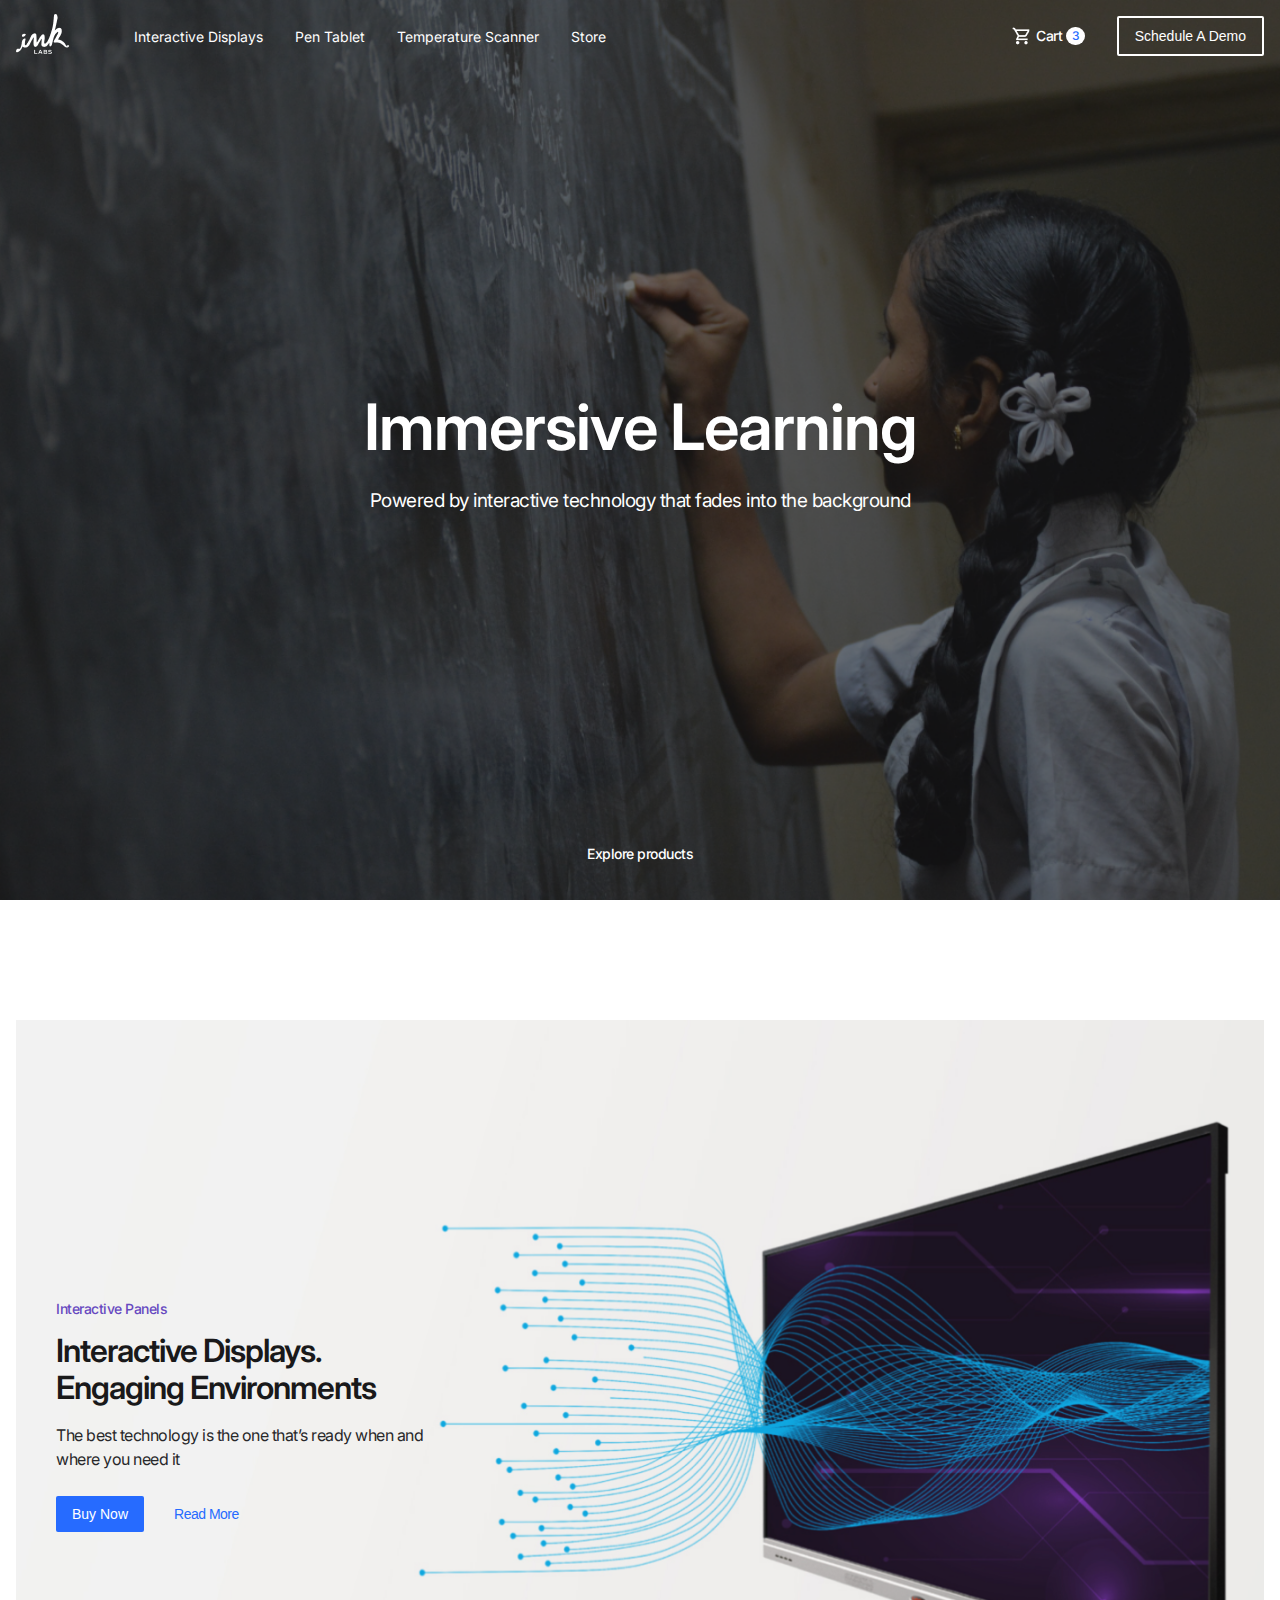
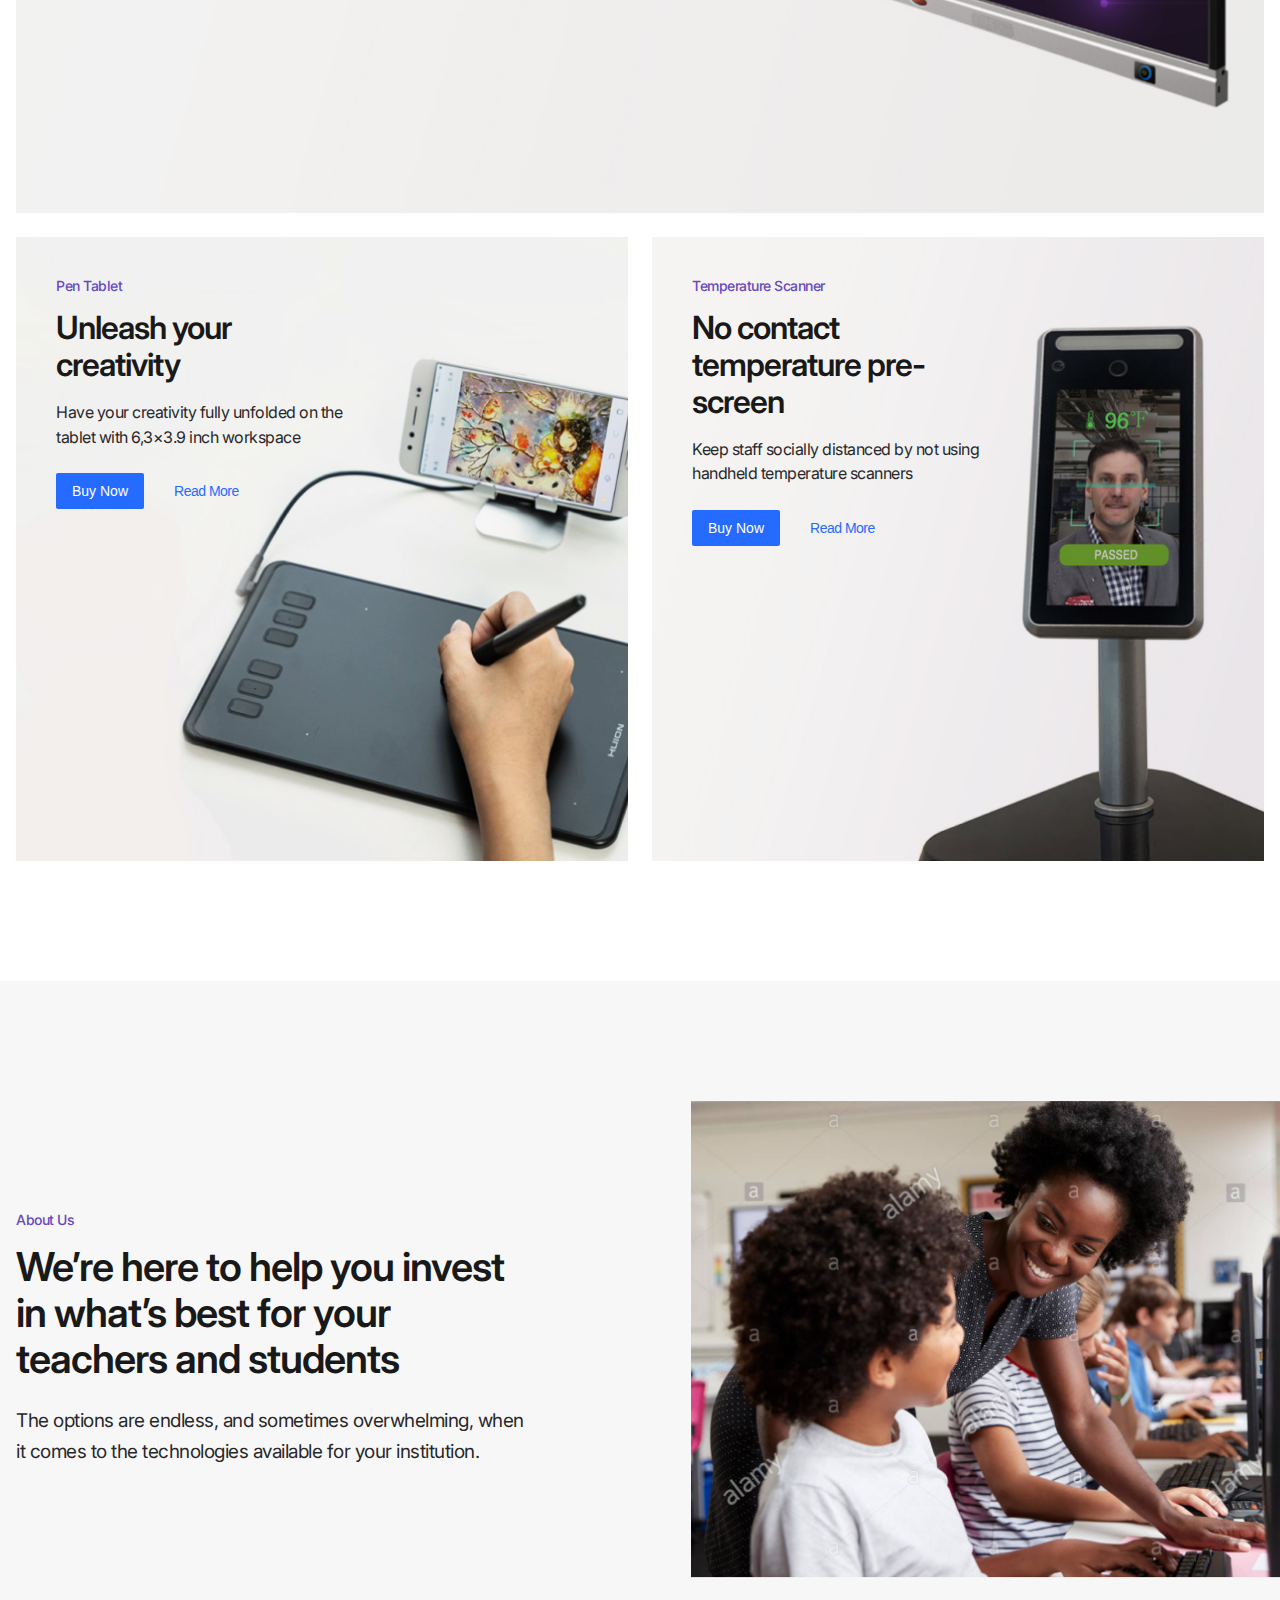
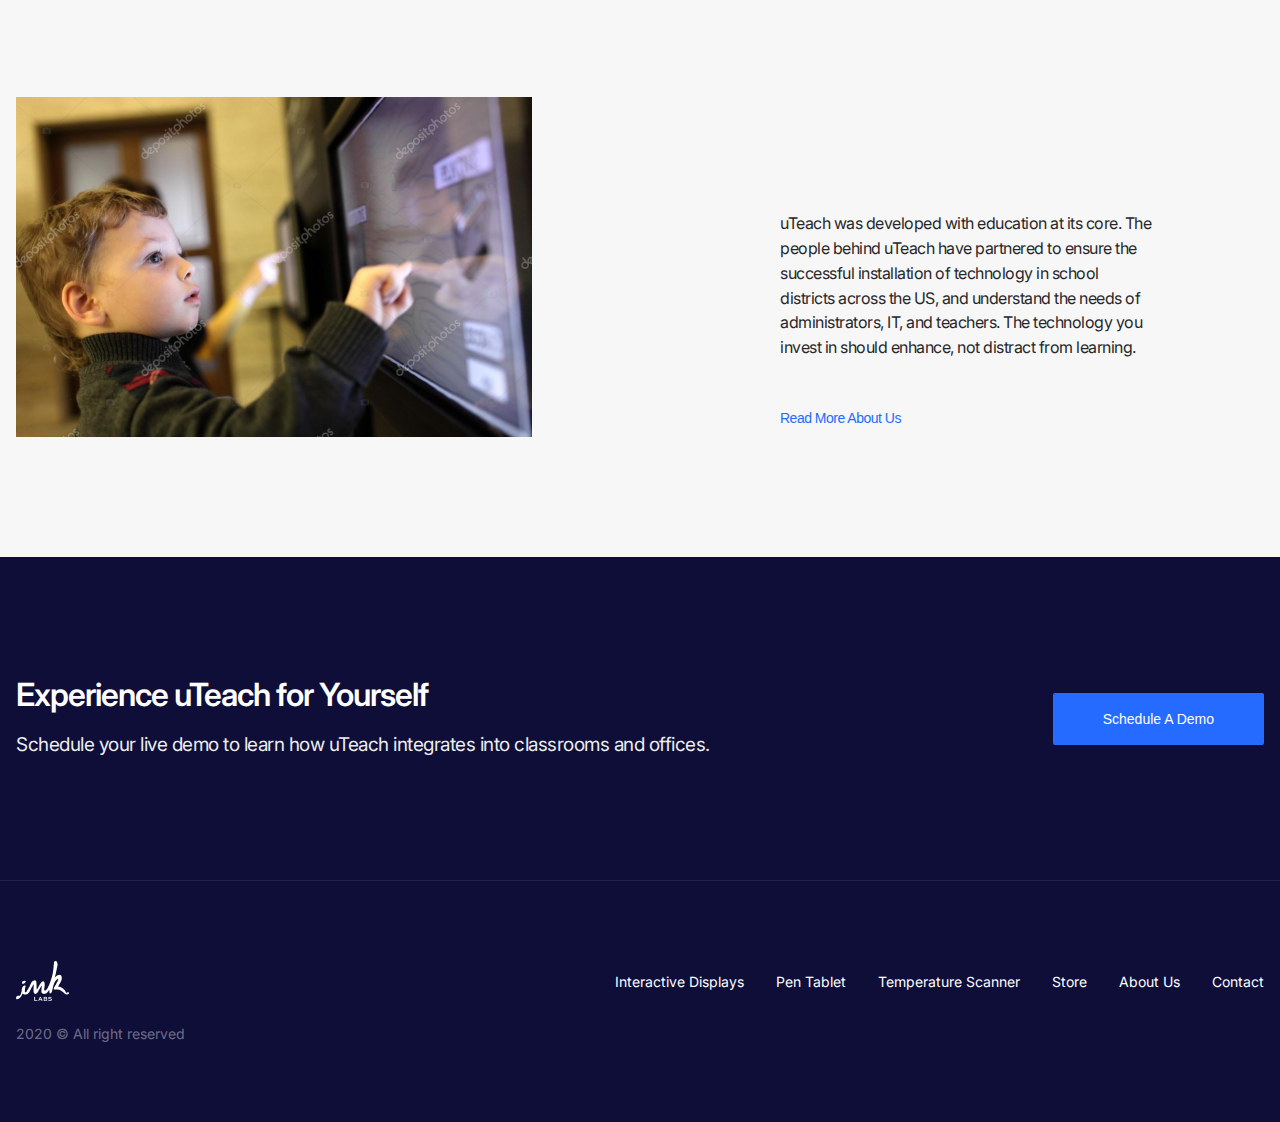
<file: html/index.html>
<html>
    <head>
        <title></title>
        <meta charset="utf-8">
        <meta name="viewport" content="width=device-width, initial-scale=1.0">
        <meta http-equiv="X-UA-Compatible" content="IE=edge">
        <link rel="stylesheet" href="https://use.fontawesome.com/releases/v5.8.1/css/all.css" integrity="sha384-50oBUHEmvpQ+1lW4y57PTFmhCaXp0ML5d60M1M7uH2+nqUivzIebhndOJK28anvf" crossorigin="anonymous">
    
        <link rel="stylesheet" href="../css/css/owl.theme.default.min.css">
        <link rel="stylesheet" href="../css/css/owl.carousel.min.css">
        <link rel="stylesheet" href="../css/sass/main.css">
        <link rel="stylesheet" href="../css/sass/responsive.css">
    </head>
<body>
    <main>
        <section class="welcome-wrap main" style="background-image: url(../img/img1.png);">
            <header class="navigation-wrap eff1">
                <div class="inner-wrap">
                    <div class="menu">

                        <div class="m-lines">
                            <div class="">
                                <div class="one"></div>
                                <div class="two"></div>
                                <div class="three"></div>
                            </div>
                        </div>
                        
                        <ul>
                            <li class="logo"><a href=""><img src="../img/logo_white.png" alt=""></a></li>
                            <li><a href="">Interactive Displays</a></li> 
                            <li><a href="">Pen Tablet</a></li> 
                            <li><a href="">Temperature Scanner</a></li> 
                            <li><a href="">Store</a></li> 
                        </ul>

                        <div class="menu-r">
                            <div class="cart white">
                                <img src="../img/icons/cart2.png" alt="">
                                Cart <span>3</span>
                            </div>
                            <button class="btn border_white eff03">Schedule a Demo</button>
                        </div>
                    </div>

                </div>
            </header>

            <div class="welcome_text">
                <div class="inner-wrap">           
                    <h1>Immersive Learning</h1>
                    <p>Powered by interactive technology that fades into the background</p>
                </div>
            </div>

            <div class="explore_products h-centered eff03">
                <span>Explore products</span>
                <i class="eff03 fas fa-chevron-down"></i>
            </div>
        </section>




        <section class="interactive_panels">
            <div class="inner-wrap">
                <div class="interactive_panels_wrap" style="background-image: url(../img/img2.png);">
                    <div class="item">
                        <div class="title">Interactive Panels</div>
                        <h1>Interactive Displays. Engaging Environments</h1>
                        <p>The best technology is the one that’s ready when and where you need it</p>
    
                        <div class="btns">
                            <button class="btn">Buy now</button>
                            <button class="btn transparent">Read more</button>
                        </div>
                    </div>
                </div>
            </div>
        </section>

        <section class="interactive_panels block2">
            <div class="inner-wrap">
                <div class="interactive_panels_wrap" style="background-image: url(../img/img4.png);">
                    <div class="item">
                        <div class="title">Pen Tablet</div>
                        <h1>Unleash your creativity</h1>
                        <p>Have your creativity fully unfolded on the tablet with 6,3×3.9 inch workspace</p>
    
                        <div class="btns">
                            <button class="btn">Buy now</button>
                            <button class="btn transparent">Read more</button>
                        </div>
                    </div>
                </div>

                <div class="interactive_panels_wrap" style="background-image: url(../img/img3.png);">
                    <div class="item">
                        <div class="title">Temperature Scanner</div>
                        <h1>No contact temperature pre-screen</h1>
                        <p>Keep staff socially distanced by not using handheld temperature scanners</p>
    
                        <div class="btns">
                            <button class="btn">Buy now</button>
                            <button class="btn transparent">Read more</button>
                        </div>
                    </div>
                </div>
            </div>
        </section>


        <section class="AboutUs">
            <div class="item1">
                <div class="inner-wrap">
                    <div class="text">
                        <div class="title">About Us</div>
                        <h1>We’re here to help you invest in what’s best for your teachers and students</h1>
                        <p>The options are endless, and sometimes overwhelming, when it comes to the technologies available for your institution.</p>
        
                    </div>
                </div>

                <div class="img v-centered" style="background-image: url(../img/img5.png);">
                    <img src="../img/img5.png" alt="">
                </div>
            </div>

            <div class="item2">
                <div class="inner-wrap">
                    <div class="img"><img src="../img/img6.png" alt=""></div>

                    <div class="text">
                        <div>
                            <p>uTeach was developed with education at its core. The people behind uTeach have partnered to ensure the successful installation of technology in school districts across the US, and understand the needs of administrators, IT, and teachers.  The technology you invest in should enhance, not distract from learning.</p>
                            <button class="btn transparent">Read more about us</button>
                        </div>
                    </div>
                </div>
            </div>
        </section>
    </main>

    <footer>
        <div class="top-wrap">
            <div class="inner-wrap">

                <div class="text">
                    <h1>Experience uTeach for Yourself</h1>
                    <p>Schedule your live demo to learn how uTeach integrates into classrooms and offices.</p>
                </div>
                <button class="btn">Schedule a Demo</button>
            </div>
        </div>

        <div class="bottom-wrap">
            <div class="inner-wrap">
                <div class="menu">
                    <div class="logo">
                        <a href=""><img src="../img/logo_white.png" alt=""></a> 
                    </div>
                    <ul>
                        <li><a href="">Interactive Displays</a></li>
                        <li><a href="">Pen Tablet</a></li>
                        <li><a href="">Temperature Scanner</a></li>
                        <li><a href="">Store</a></li>
                        <li><a href="">About Us</a></li>
                        <li><a href="">Contact</a></li>
                    </ul>
                </div>

                <div class="social-links">
                    <p>2020 © All right reserved</p>
                    <ul>
                        <li><a href=""><i class="fab fa-facebook-square"></i></a></li>
                        <li><a href=""><i class="fab fa-twitter"></i></a></li>
                        <li><a href=""><i class="fab fa-youtube"></i></a></li>
                    </ul>
                </div>
            </div>
        </div>
    </footer>


    <script type="text/javascript" src="../js/jquery.js"></script>
    <script type="text/javascript" src="../js/owl.carousel.min.js"></script>
    <script type="text/javascript" src="../js/jquery-ui.js"></script>
    <script type="text/javascript" src="../js/main.js"></script>
</body>

</html>
</file>
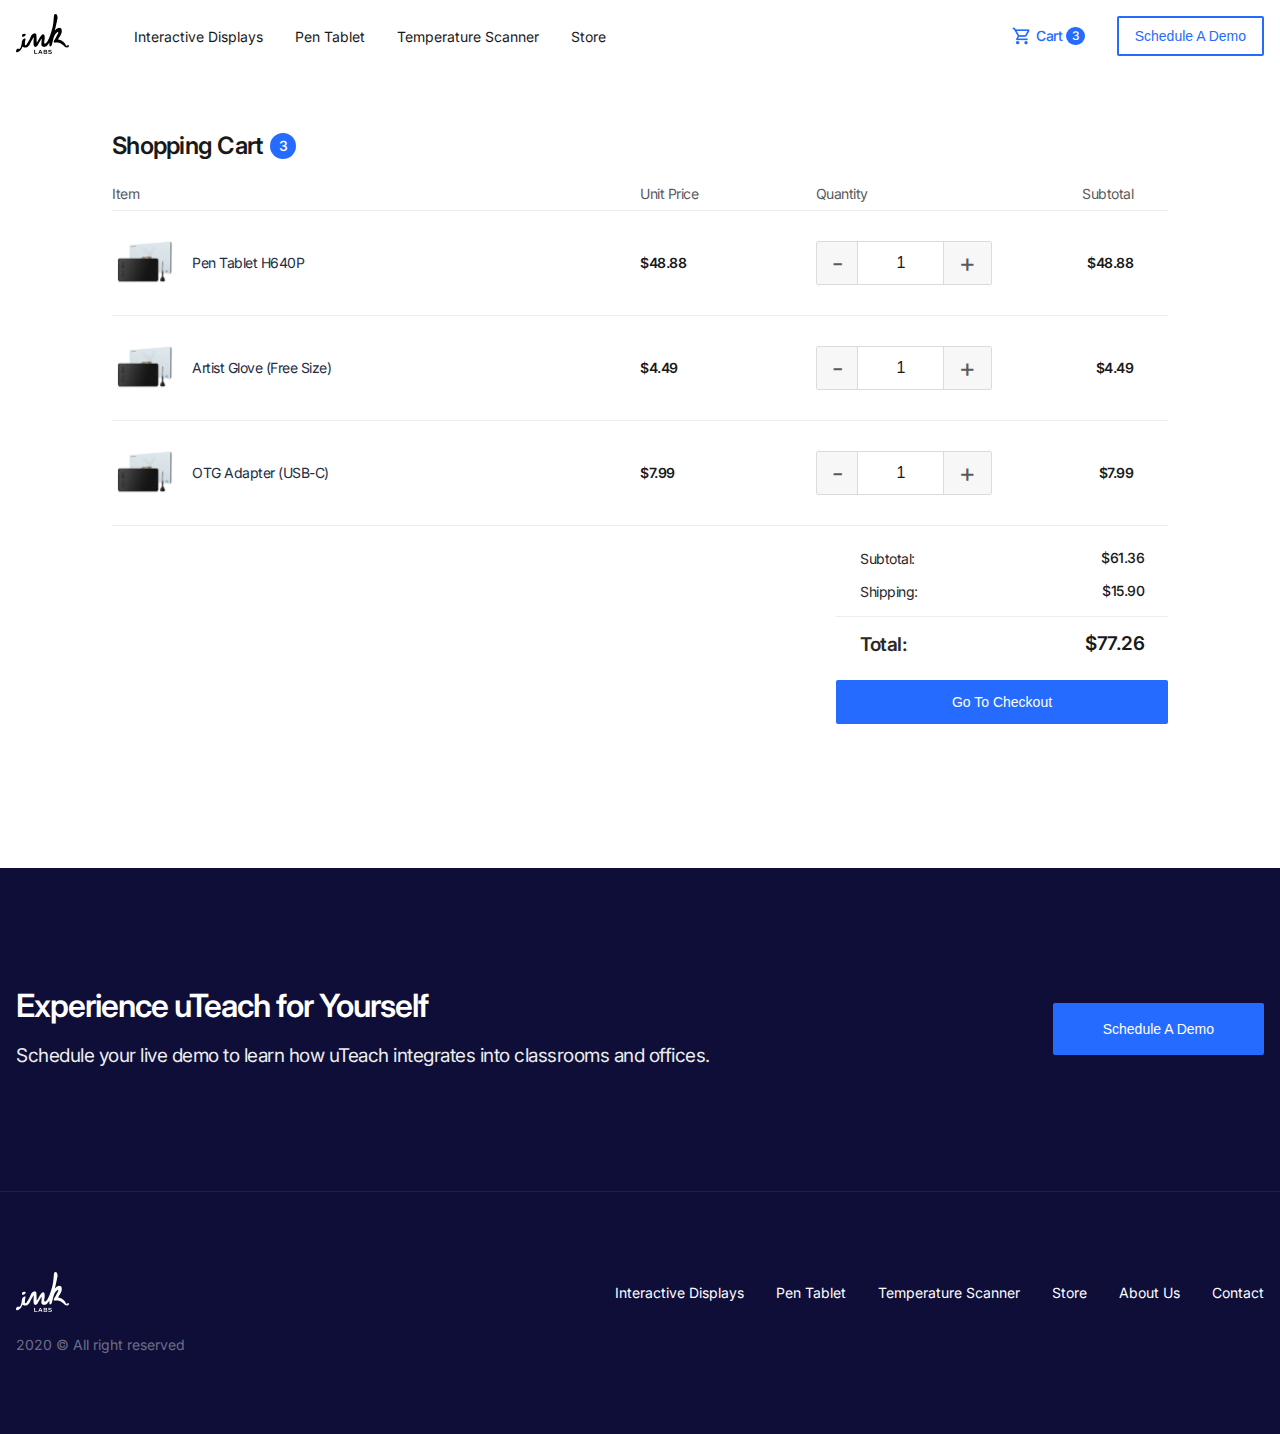
<file: html/cart.html>
<html>
    <head>
        <title></title>
        <meta charset="utf-8">
        <meta name="viewport" content="width=device-width, initial-scale=1.0">
        <meta http-equiv="X-UA-Compatible" content="IE=edge">
        <link rel="stylesheet" href="https://use.fontawesome.com/releases/v5.8.1/css/all.css" integrity="sha384-50oBUHEmvpQ+1lW4y57PTFmhCaXp0ML5d60M1M7uH2+nqUivzIebhndOJK28anvf" crossorigin="anonymous">
    
        <link rel="stylesheet" href="../css/css/owl.theme.default.min.css">
        <link rel="stylesheet" href="../css/css/owl.carousel.min.css">
        <link rel="stylesheet" href="../css/sass/main.css">
        <link rel="stylesheet" href="../css/sass/responsive.css">
    </head>
<body>
    <main>
        <section class="welcome-wrap black">
            <header class="navigation-wrap eff1">
                <div class="inner-wrap">
                    <div class="menu">
                        <ul>
                            <li class="logo"><a href=""><img src="../img/logo_black.png" alt=""></a></li>
                            <li><a href="">Interactive Displays</a></li> 
                            <li><a href="">Pen Tablet</a></li> 
                            <li><a href="">Temperature Scanner</a></li> 
                            <li><a href="">Store</a></li> 
                        </ul>

                        <div class="menu-r">
                            <div class="cart">
                                <img src="../img/icons/cart.png" alt="">
                                Cart <span>3</span>
                            </div>
                            <button class="btn border_blue eff03">Schedule a Demo</button>
                        </div>
                    </div>
                </div>
            </header>
        </section>


        <section class="shopping_cart">
            <div class="inner-wrap max1056">
                <h1>Shopping Cart <span>3</span></h1>

                <div class="cart-wrap">
                    <div class="title-wrap flex">
                        <div class="left">
                            <div class="item">Item</div>
                        </div>
                        <div class="right">
                            <div class="item">Unit Price</div>
                            <div class="item">Quantity</div>
                            <div class="item">Subtotal</div>
                        </div>
                    </div>

                    <div class="item-wrap">
                        <div class="item-cart flex">
                            <div class="left">
                                <div class="item"><a href=""><img src="../img/img26.png" alt=""> Pen Tablet H640P</a></div>
                            </div>
                            <div class="right">
                                <div class="item price"><span>Unit Price</span> $48.88</div>
                                <div class="item">
                                    <span>Quantity</span>
                                    <div class="quantity">
                                        <div class="plus_minus">
                                            <div class="minus">-</div>
                                            <input value="1" type="number">
                                            <div class="plus">+</div>
                                        </div>
                                    </div>
                                </div>
                                <div class="item price"><span>Subtotal</span> $48.88</div>
                            </div>

                            <div class="remove-item v-centered">
                                <i class="fas fa-times"></i>
                            </div>
                        </div>

                        <div class="item-cart flex">
                            <div class="left">
                                <div class="item"><a href=""><img src="../img/img26.png" alt=""> Artist Glove (Free Size)</a></div>
                            </div>
                            <div class="right">
                                <div class="item price"><span>Unit Price</span>$4.49</div>
                                <div class="item">
                                    <span>Quantity</span>
                                    <div class="quantity">
                                        <div class="plus_minus">
                                            <div class="minus">-</div>
                                            <input value="1" type="number">
                                            <div class="plus">+</div>
                                        </div>
                                    </div>
                                </div>
                                <div class="item price"><span>Subtotal</span>$4.49</div>
                            </div>

                            <div class="remove-item v-centered">
                                <i class="fas fa-times"></i>
                            </div>
                        </div>

                        <div class="item-cart flex">
                            <div class="left">
                                <div class="item"><a href=""><img src="../img/img26.png" alt=""> OTG Adapter (USB-C)</a></div>
                            </div>
                            <div class="right">
                                <div class="item price"><span>Unit Price</span>$7.99</div>
                                <div class="item">
                                    <span>Quantity</span>
                                    <div class="quantity">
                                        <div class="plus_minus">
                                            <div class="minus">-</div>
                                            <input value="1" type="number">
                                            <div class="plus">+</div>
                                        </div>
                                    </div>
                                </div>
                                <div class="item price"><span>Subtotal</span>$7.99</div>
                            </div>
                            
                            <div class="remove-item v-centered">
                                <i class="fas fa-times"></i>
                            </div>
                        </div>
                    </div>
                </div>

                <div class="total_price">
                    <div class="total_price_wrap">
                        <div class="subtotal">
                            <div>
                                <span>Subtotal:</span>
                                <h1>$61.36</h1>
                            </div>
                            
                            <div>
                                <span>Shipping:</span>
                                <h1>$15.90</h1>
                            </div>
                            
                            <div class="total_price">
                                <span>Total:</span>
                                <h1>$77.26</h1>
                            </div>
                        </div>

                        <button class="btn">Go to checkout</button>
                    </div>
                </div>
            </div>
        </section>

         
    </main>





    <footer>
        <div class="top-wrap">
            <div class="inner-wrap">

                <div class="text">
                    <h1>Experience uTeach for Yourself</h1>
                    <p>Schedule your live demo to learn how uTeach integrates into classrooms and offices.</p>
                </div>
                <button class="btn">Schedule a Demo</button>
            </div>
        </div>

        <div class="bottom-wrap">
            <div class="inner-wrap">
                <div class="menu">
                    <div class="logo">
                        <a href=""><img src="../img/logo_white.png" alt=""></a> 
                    </div>
                    <ul>
                        <li><a href="">Interactive Displays</a></li>
                        <li><a href="">Pen Tablet</a></li>
                        <li><a href="">Temperature Scanner</a></li>
                        <li><a href="">Store</a></li>
                        <li><a href="">About Us</a></li>
                        <li><a href="">Contact</a></li>
                    </ul>
                </div>

                <div class="social-links">
                    <p>2020 © All right reserved</p>
                    <ul>
                        <li><a href=""><i class="fab fa-facebook-square"></i></a></li>
                        <li><a href=""><i class="fab fa-twitter"></i></a></li>
                        <li><a href=""><i class="fab fa-youtube"></i></a></li>
                    </ul>
                </div>
            </div>
        </div>
    </footer>


    <script type="text/javascript" src="../js/jquery.js"></script>
    <script type="text/javascript" src="../js/owl.carousel.min.js"></script>
    <script type="text/javascript" src="../js/jquery-ui.js"></script>
    <script type="text/javascript" src="../js/main.js"></script>
</body>

</html>
</file>
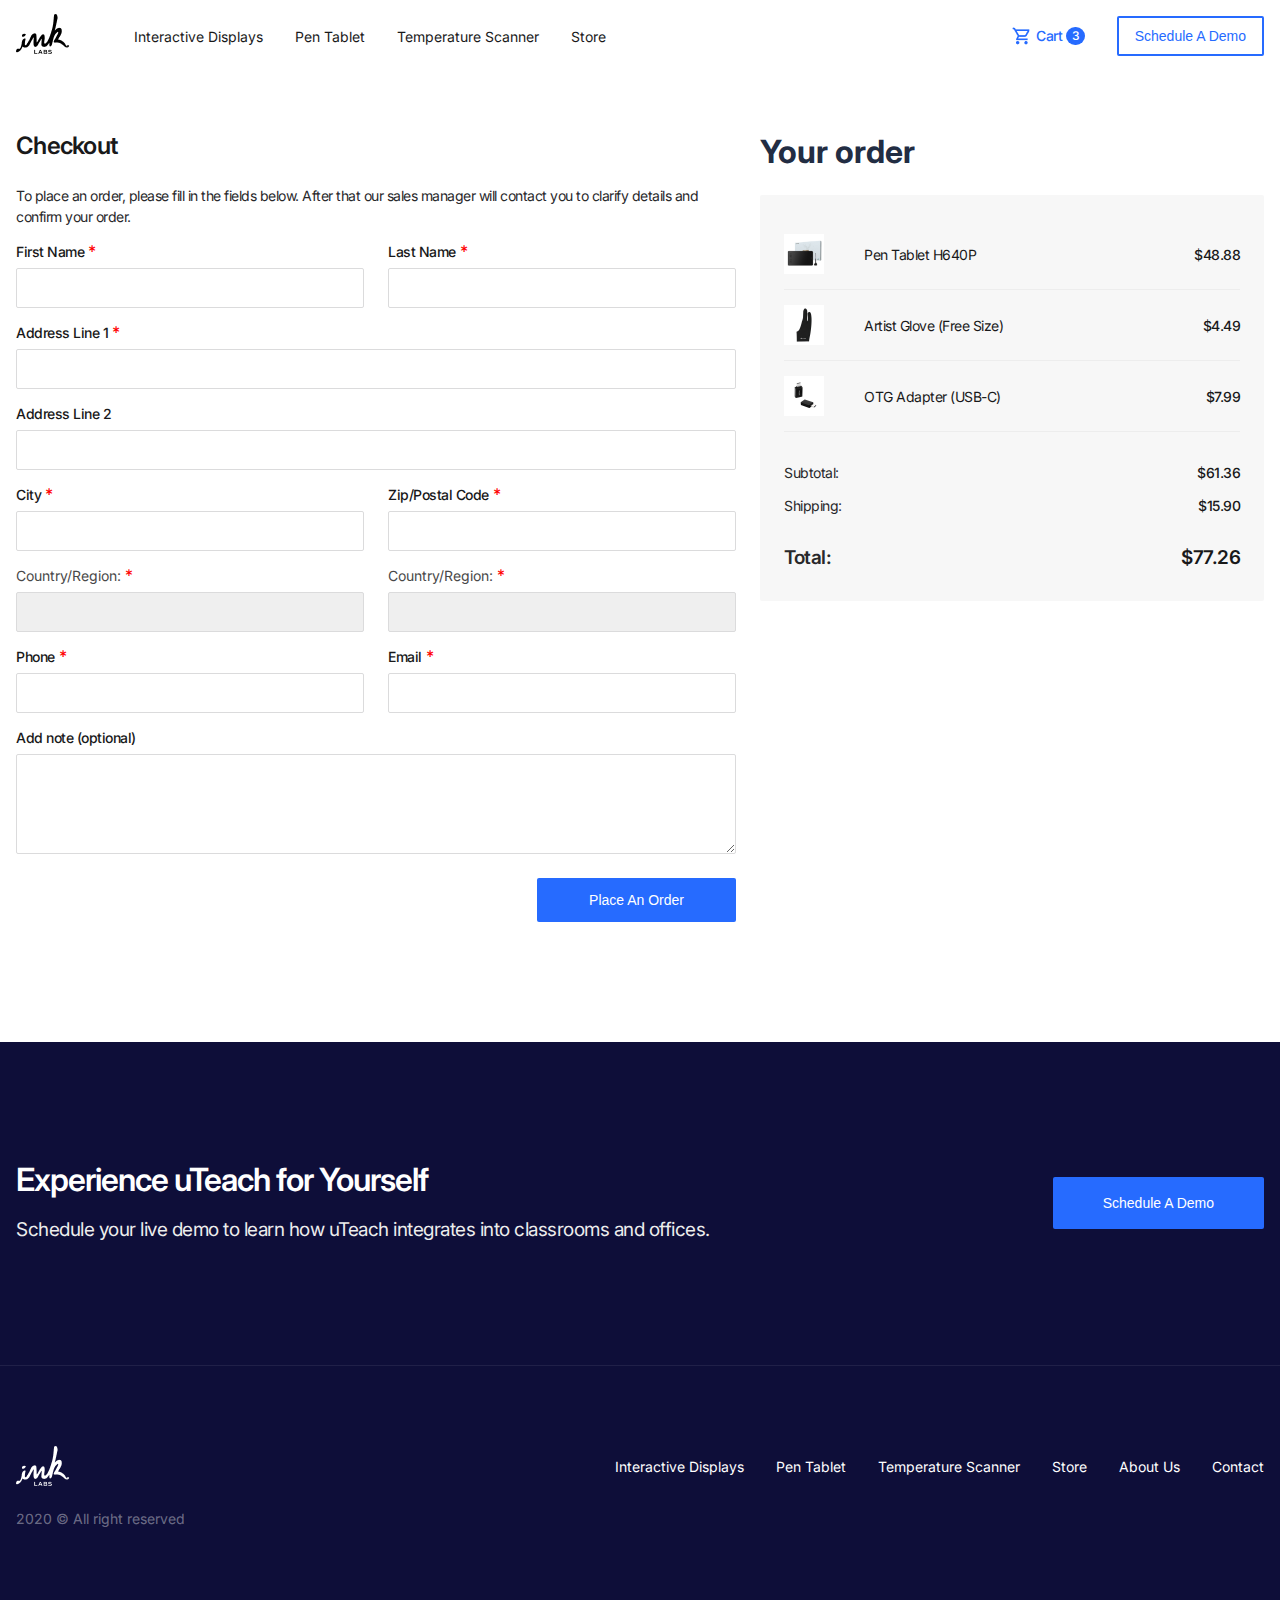
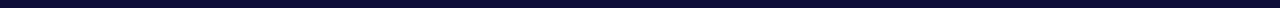
<file: html/checkout.html>
<html>
    <head>
        <title></title>
        <meta charset="utf-8">
        <meta name="viewport" content="width=device-width, initial-scale=1.0">
        <meta http-equiv="X-UA-Compatible" content="IE=edge">
        <link rel="stylesheet" href="https://use.fontawesome.com/releases/v5.8.1/css/all.css" integrity="sha384-50oBUHEmvpQ+1lW4y57PTFmhCaXp0ML5d60M1M7uH2+nqUivzIebhndOJK28anvf" crossorigin="anonymous">
    
        <link rel="stylesheet" href="../css/css/owl.theme.default.min.css">
        <link rel="stylesheet" href="../css/css/owl.carousel.min.css">
        <link rel="stylesheet" href="../css/sass/main.css">
        <link rel="stylesheet" href="../css/sass/responsive.css">
    </head>
<body>
    <main>
        <section class="welcome-wrap black">
            <header class="navigation-wrap eff1">
                <div class="inner-wrap">
                    <div class="menu">
                        <ul>
                            <li class="logo"><a href=""><img src="../img/logo_black.png" alt=""></a></li>
                            <li><a href="">Interactive Displays</a></li> 
                            <li><a href="">Pen Tablet</a></li> 
                            <li><a href="">Temperature Scanner</a></li> 
                            <li><a href="">Store</a></li> 
                        </ul>

                        <div class="menu-r">
                            <div class="cart">
                                <img src="../img/icons/cart.png" alt="">
                                Cart <span>3</span>
                            </div>
                            <button class="btn border_blue eff03">Schedule a Demo</button>
                        </div>
                    </div>
                </div>
            </header>
        </section>


        <section class="checkout">
            <div class="inner-wrap">
                <div class="left-wrap">
                    <h1>Checkout</h1>
                    <p>To place an order, please fill in the fields below. After that our sales manager will contact you to clarify details and confirm your order.</p>
                    <div class="row">
                        <div class="input-wrap">
                            <label class="required" for="">First Name</label>
                            <input type="text">
                        </div>
                        <div class="input-wrap">
                            <label class="required" for="">Last Name</label>
                            <input type="text">
                        </div> 
                    </div>

                    <div class="row">
                        <div class="input-wrap">
                            <label class="required" for="">Address Line 1</label>
                            <input type="text">
                        </div> 
                    </div>
                    <div class="row">
                        <div class="input-wrap">
                            <label for="">Address Line 2</label>
                            <input type="text">
                        </div> 
                    </div>

                    <div class="row">
                        <div class="input-wrap">
                            <label class="required" for="">City</label>
                            <input type="text">
                        </div>
                        
                        <div class="input-wrap">
                            <label class="required" for="">Zip/Postal Code</label>
                            <input type="text">
                        </div> 
                    </div>

                    <div class="row">
                        <div class="select-wrap">
                            <label class="required" for="">Country/Region:</label>
                            <select name="" id="">
                                <option value=""></option>
                                <option value="">Option 1</option>
                                <option value="">Option 2</option>
                                <option value="">Option 3</option>
                                <option value="">Option 4</option>
                            </select>
                        </div>

                        <div class="select-wrap">
                            <label class="required" for="">Country/Region:</label>
                            <select name="" id="">
                                <option value=""></option>
                                <option value="">Option 1</option>
                                <option value="">Option 2</option>
                                <option value="">Option 3</option>
                                <option value="">Option 4</option>
                            </select>
                        </div>
                    </div>

                    <div class="row">
                        <div class="input-wrap">
                            <label class="required" for="">Phone</label>
                            <input type="text">
                        </div>

                        <div class="input-wrap">
                            <label class="required" for="">Email</label>
                            <input type="text">
                        </div> 
                    </div>

                    <div class="row">
                        <div class="input-wrap">
                            <label for="">Add note (optional)</label>
                            <textarea name="" id="" cols="30" rows="10"></textarea>
                        </div>
                    </div>

                    <button class="btn">Place an order</button>
                </div>

                <div class="right-wrap">
                    <h1>Your order</h1>

                    <div class="orders">
                        <div class="item-wrap">
                            <div class="item">
                                <div class="left">
                                    <a href="">
                                        <img src="../img/img26.png" alt="">
                                        <h1>Pen Tablet H640P</h1>
                                    </a>
                                </div>
                                <div class="right">$48.88</div>
                            </div>
                            <div class="item">
                                <div class="left">
                                    <a href="">
                                        <img src="../img/img28.png" alt="">
                                        <h1>Artist Glove (Free Size)</h1>
                                    </a>
                                </div>
                                <div class="right">$4.49</div>
                            </div>
                            <div class="item">
                                <div class="left">
                                    <a href="">
                                        <img src="../img/img29.png" alt="">
                                        <h1>OTG Adapter (USB-C)</h1>
                                    </a>
                                </div>
                                <div class="right">$7.99</div>
                            </div>
                        </div>
                        <div class="total_price">
                            <div class="total_price_wrap">
                                <div class="subtotal">
                                    <div>
                                        <span>Subtotal:</span>
                                        <h1>$61.36</h1>
                                    </div>
                                    
                                    <div>
                                        <span>Shipping:</span>
                                        <h1>$15.90</h1>
                                    </div>
                                    
                                    <div class="total_price">
                                        <span>Total:</span>
                                        <h1>$77.26</h1>
                                    </div>
                                </div>
                            </div>
                        </div>
                    </div>


                </div>
            </div>
        </section>

         
    </main>





    <footer>
        <div class="top-wrap">
            <div class="inner-wrap">

                <div class="text">
                    <h1>Experience uTeach for Yourself</h1>
                    <p>Schedule your live demo to learn how uTeach integrates into classrooms and offices.</p>
                </div>
                <button class="btn">Schedule a Demo</button>
            </div>
        </div>

        <div class="bottom-wrap">
            <div class="inner-wrap">
                <div class="menu">
                    <div class="logo">
                        <a href=""><img src="../img/logo_white.png" alt=""></a> 
                    </div>
                    <ul>
                        <li><a href="">Interactive Displays</a></li>
                        <li><a href="">Pen Tablet</a></li>
                        <li><a href="">Temperature Scanner</a></li>
                        <li><a href="">Store</a></li>
                        <li><a href="">About Us</a></li>
                        <li><a href="">Contact</a></li>
                    </ul>
                </div>

                <div class="social-links">
                    <p>2020 © All right reserved</p>
                    <ul>
                        <li><a href=""><i class="fab fa-facebook-square"></i></a></li>
                        <li><a href=""><i class="fab fa-twitter"></i></a></li>
                        <li><a href=""><i class="fab fa-youtube"></i></a></li>
                    </ul>
                </div>
            </div>
        </div>
    </footer>


    <script type="text/javascript" src="../js/jquery.js"></script>
    <script type="text/javascript" src="../js/owl.carousel.min.js"></script>
    <script type="text/javascript" src="../js/jquery-ui.js"></script>
    <script type="text/javascript" src="../js/main.js"></script>
</body>

</html>
</file>
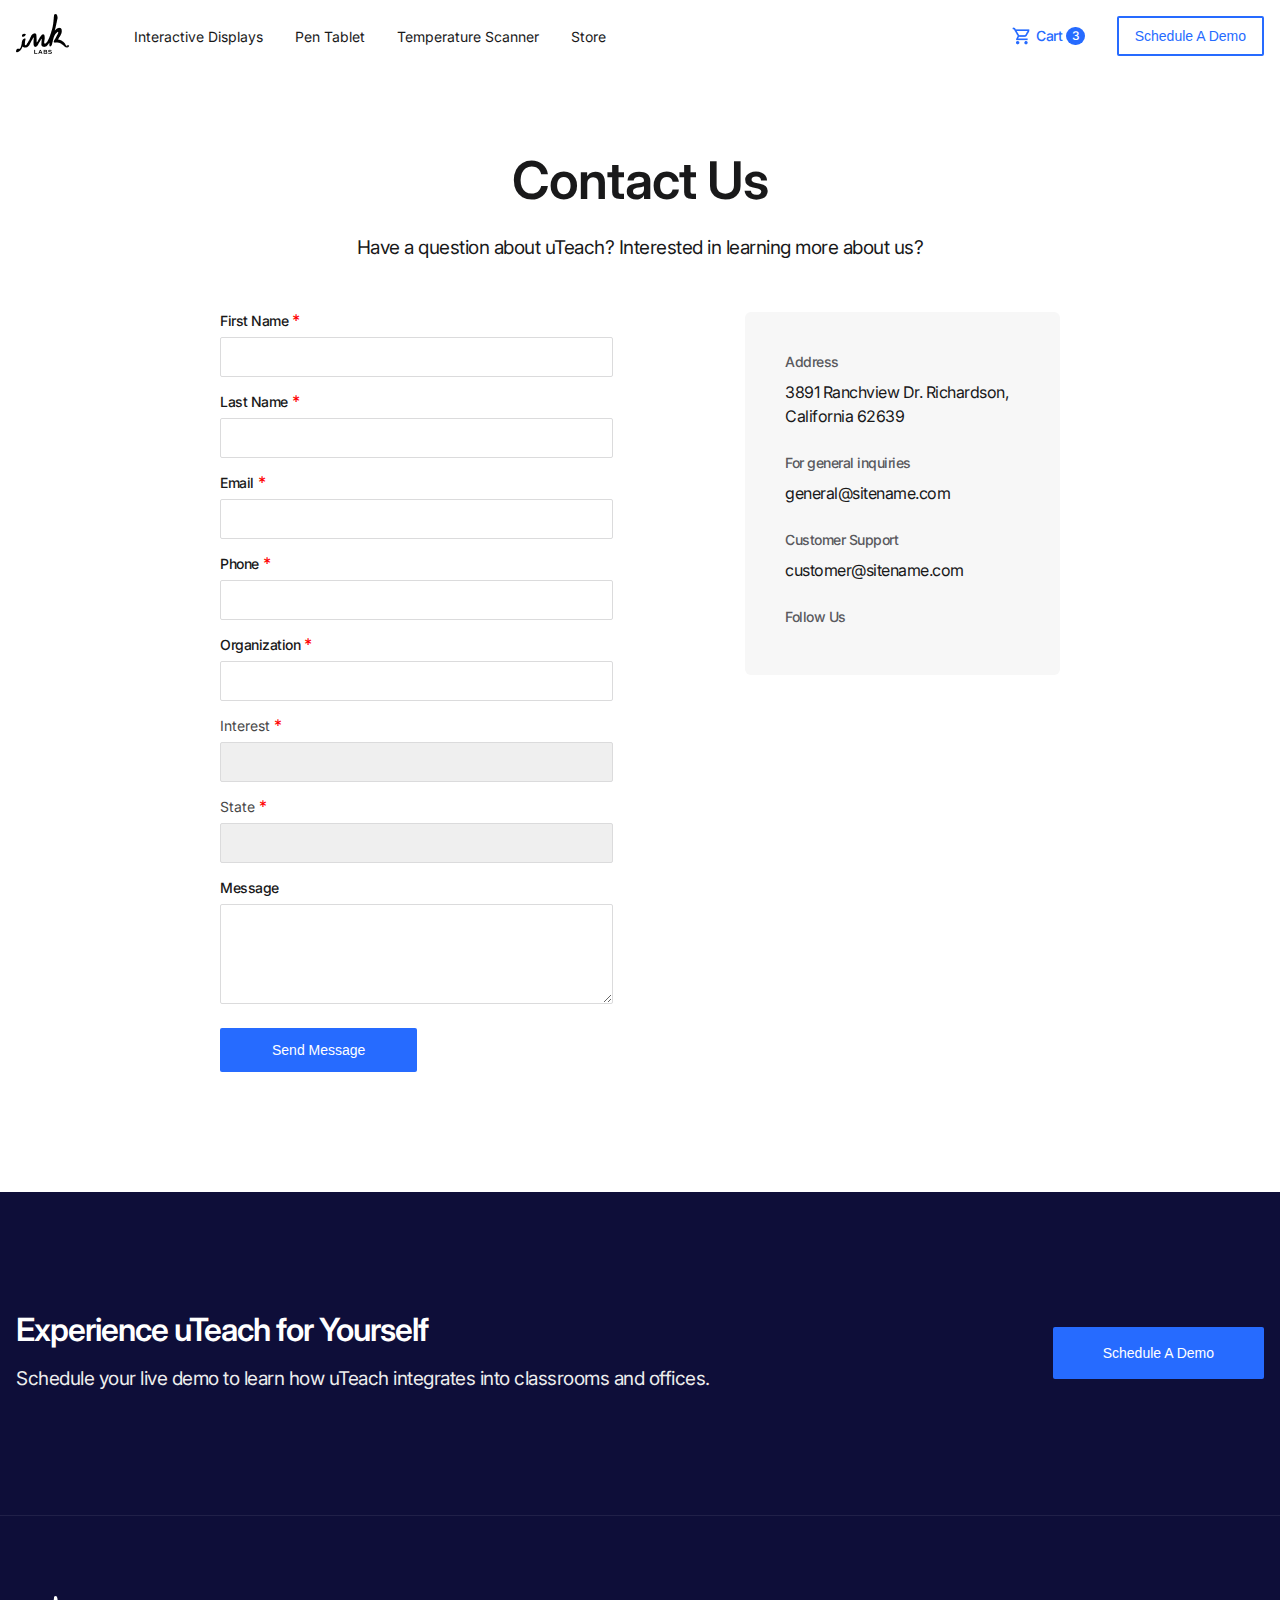
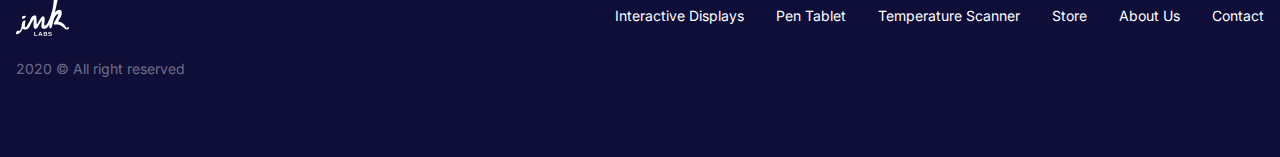
<file: html/ContactUs.html>
<html>
    <head>
        <title></title>
        <meta charset="utf-8">
        <meta name="viewport" content="width=device-width, initial-scale=1.0">
        <meta http-equiv="X-UA-Compatible" content="IE=edge">
        <link rel="stylesheet" href="https://use.fontawesome.com/releases/v5.8.1/css/all.css" integrity="sha384-50oBUHEmvpQ+1lW4y57PTFmhCaXp0ML5d60M1M7uH2+nqUivzIebhndOJK28anvf" crossorigin="anonymous">
    
        <link rel="stylesheet" href="../css/css/owl.theme.default.min.css">
        <link rel="stylesheet" href="../css/css/owl.carousel.min.css">
        <link rel="stylesheet" href="../css/sass/main.css">
        <link rel="stylesheet" href="../css/sass/responsive.css">
    </head>
<body>
    <main>
        <section class="welcome-wrap black">
            <header class="navigation-wrap eff1">
                <div class="inner-wrap">
                    <div class="menu">
                        <ul>
                            <li class="logo"><a href=""><img src="../img/logo_black.png" alt=""></a></li>
                            <li><a href="">Interactive Displays</a></li> 
                            <li><a href="">Pen Tablet</a></li> 
                            <li><a href="">Temperature Scanner</a></li> 
                            <li><a href="">Store</a></li> 
                        </ul>

                        <div class="menu-r">
                            <div class="cart">
                                <img src="../img/icons/cart.png" alt="">
                                Cart <span>3</span>
                            </div>
                            <button class="btn border_blue eff03">Schedule a Demo</button>
                        </div>
                    </div>
                </div>
            </header>
        </section>

        <section class="ContactUs">
            <div class="inner-wrap">
                <h1>Contact Us</h1>
                <p>Have a question about uTeach? Interested in learning more about us?</p>
                <div class="ContactUs-wrap">
                    <div class="left-wrap">
                        
                        <div class="row">
                            <div class="input-wrap">
                                <label class="required" for="">First Name</label>
                                <input type="text">
                            </div>
                        </div>
                        <div class="row">
                            <div class="input-wrap">
                                <label class="required" for="">Last Name</label>
                                <input type="text">
                            </div>
                        </div>
                        <div class="row">
                            <div class="input-wrap">
                                <label class="required" for="">Email</label>
                                <input type="text">
                            </div>
                        </div>
                        <div class="row">
                            <div class="input-wrap">
                                <label class="required" for="">Phone</label>
                                <input type="text">
                            </div>
                        </div>
                        <div class="row">
                            <div class="input-wrap">
                                <label class="required" for="">Organization</label>
                                <input type="text">
                            </div>
                        </div>
                        <div class="row">
                            <div class="select-wrap">
                                <label class="required" for="">Interest</label>
                                <select name="" id="">
                                    <option value=""></option>
                                    <option value="">Option 1</option>
                                    <option value="">Option 2</option>
                                    <option value="">Option 3</option>
                                    <option value="">Option 4</option>
                                </select> 
                            </div>
                        </div>
                        <div class="row">
                            <div class="select-wrap">
                                <label class="required" for="">State</label>
                                <select name="" id="">
                                    <option value=""></option>
                                    <option value="">Option 1</option>
                                    <option value="">Option 2</option>
                                    <option value="">Option 3</option>
                                    <option value="">Option 4</option>
                                </select>
                            </div>
                        </div>
                        <div class="row">
                            <div class="input-wrap">
                                <label class="" for="">Message</label>
                                <textarea name="" id="" cols="30" rows="10"></textarea>
                            </div>
                        </div>

                        <button class="btn">Send message</button>
                    </div>

                    <div class="right-wrap">
                        <div class="item-wrap">
                            <div class="item">
                                <h1>Address</h1>
                                <p>3891 Ranchview Dr. Richardson, California 62639</p>
                            </div>
                            <div class="item">
                                <h1>For general inquiries</h1>
                                <p>general@sitename.com</p>
                            </div>
                            <div class="item">
                                <h1>Customer Support</h1>
                                <p>customer@sitename.com</p>
                            </div>
                            <div class="item">
                                <h1>Follow Us</h1>
                                <p>
                                    <a href=""><i class="fab fa-facebook-square"></i></a>
                                    <a href=""><i class="fab fa-twitter"></i></a>
                                    <a href=""><i class="fab fa-youtube"></i></a>
                                </p>
                            </div>
                        </div>
                    </div>
                </div>
            </div>
        </section>
 
         
    </main>





    <footer>
        <div class="top-wrap">
            <div class="inner-wrap">

                <div class="text">
                    <h1>Experience uTeach for Yourself</h1>
                    <p>Schedule your live demo to learn how uTeach integrates into classrooms and offices.</p>
                </div>
                <button class="btn">Schedule a Demo</button>
            </div>
        </div>

        <div class="bottom-wrap">
            <div class="inner-wrap">
                <div class="menu">
                    <div class="logo">
                        <a href=""><img src="../img/logo_white.png" alt=""></a> 
                    </div>
                    <ul>
                        <li><a href="">Interactive Displays</a></li>
                        <li><a href="">Pen Tablet</a></li>
                        <li><a href="">Temperature Scanner</a></li>
                        <li><a href="">Store</a></li>
                        <li><a href="">About Us</a></li>
                        <li><a href="">Contact</a></li>
                    </ul>
                </div>

                <div class="social-links">
                    <p>2020 © All right reserved</p>
                    <ul>
                        <li><a href=""><i class="fab fa-facebook-square"></i></a></li>
                        <li><a href=""><i class="fab fa-twitter"></i></a></li>
                        <li><a href=""><i class="fab fa-youtube"></i></a></li>
                    </ul>
                </div>
            </div>
        </div>
    </footer>


    <script type="text/javascript" src="../js/jquery.js"></script>
    <script type="text/javascript" src="../js/owl.carousel.min.js"></script>
    <script type="text/javascript" src="../js/jquery-ui.js"></script>
    <script type="text/javascript" src="../js/main.js"></script>
</body>

</html>
</file>
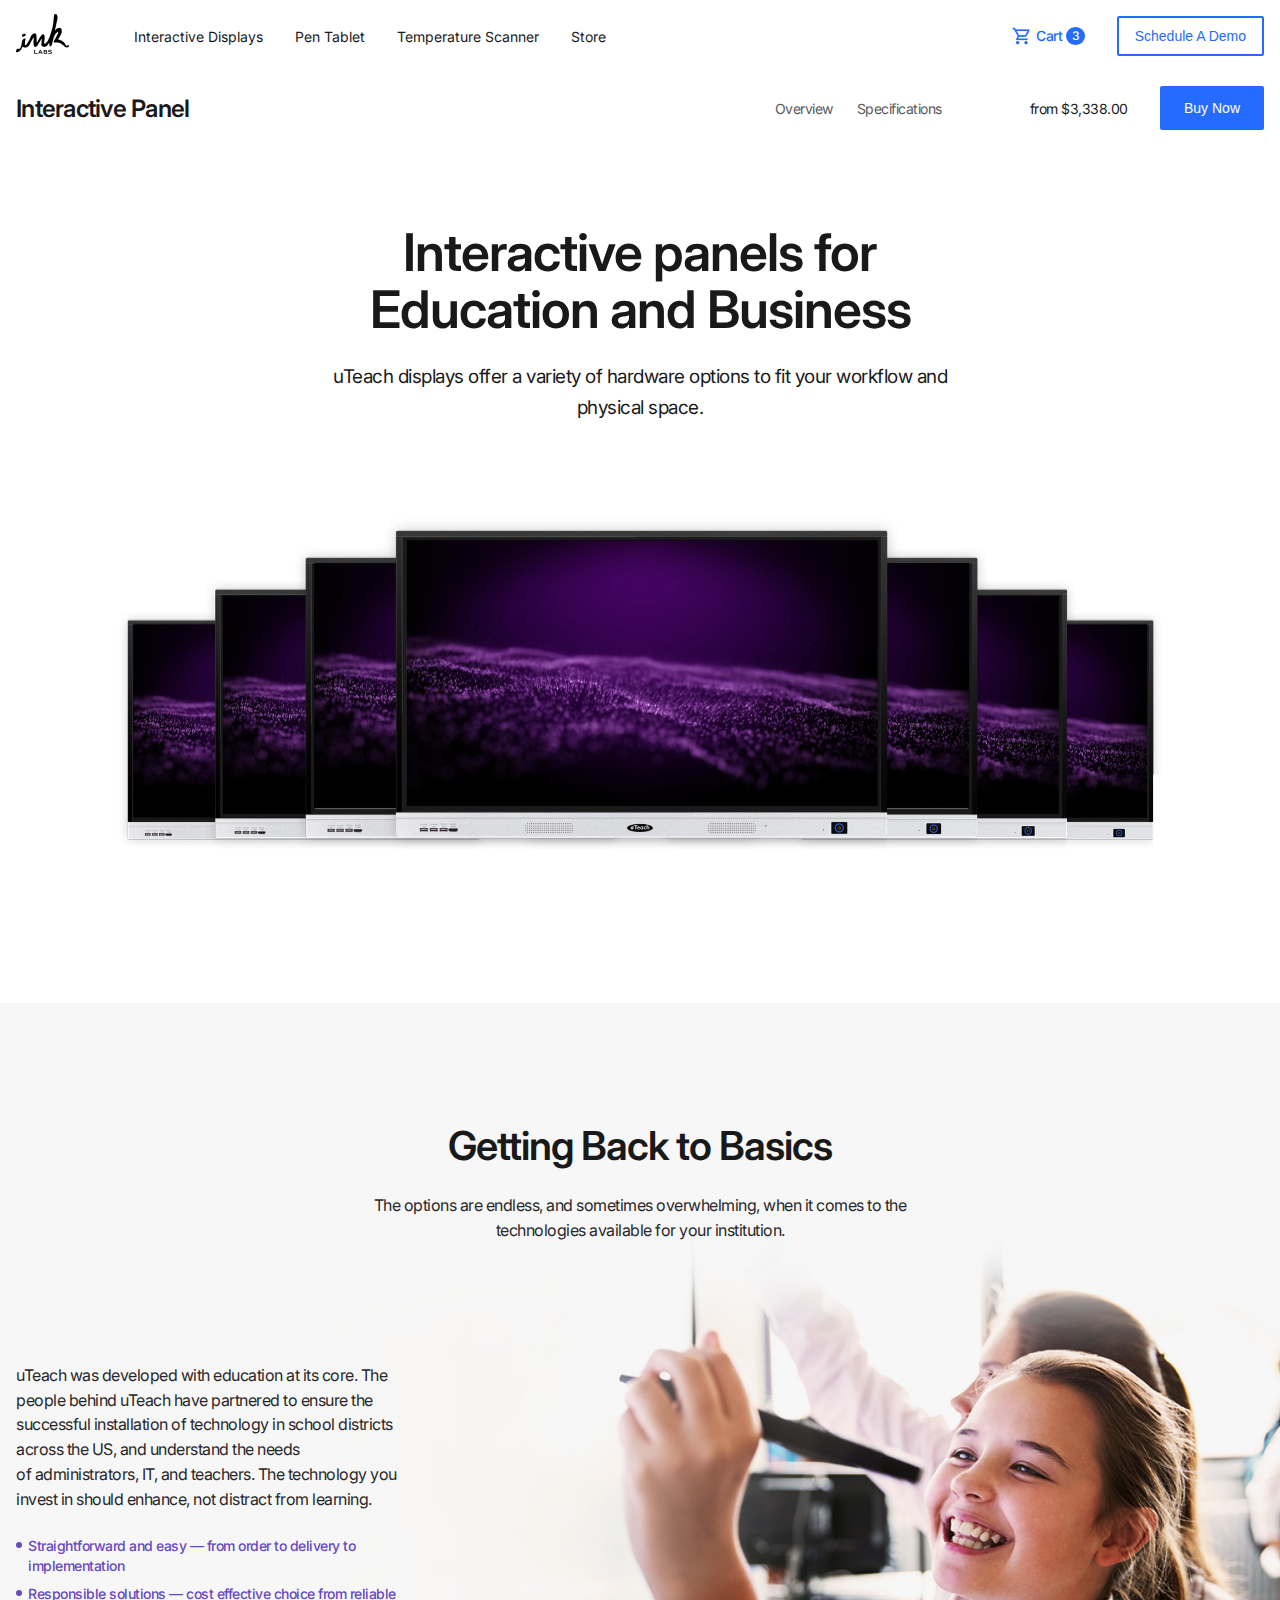
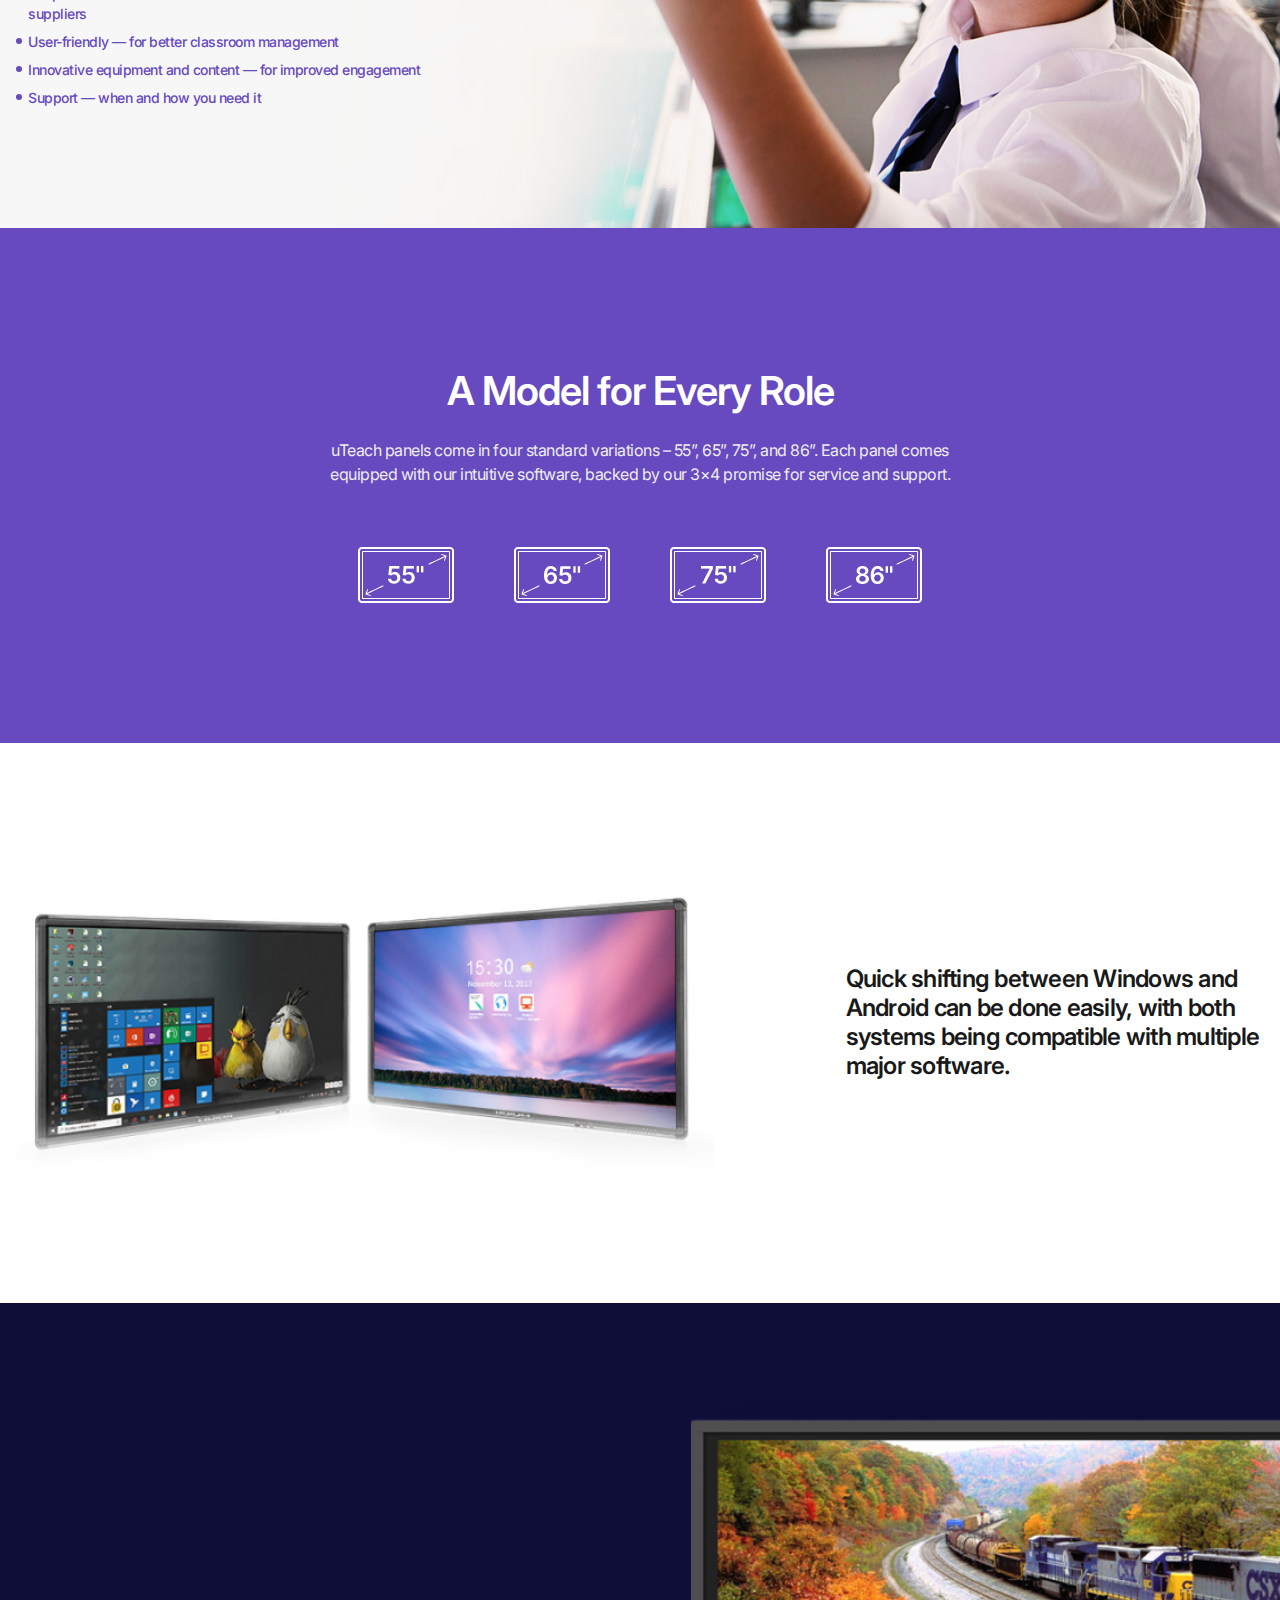
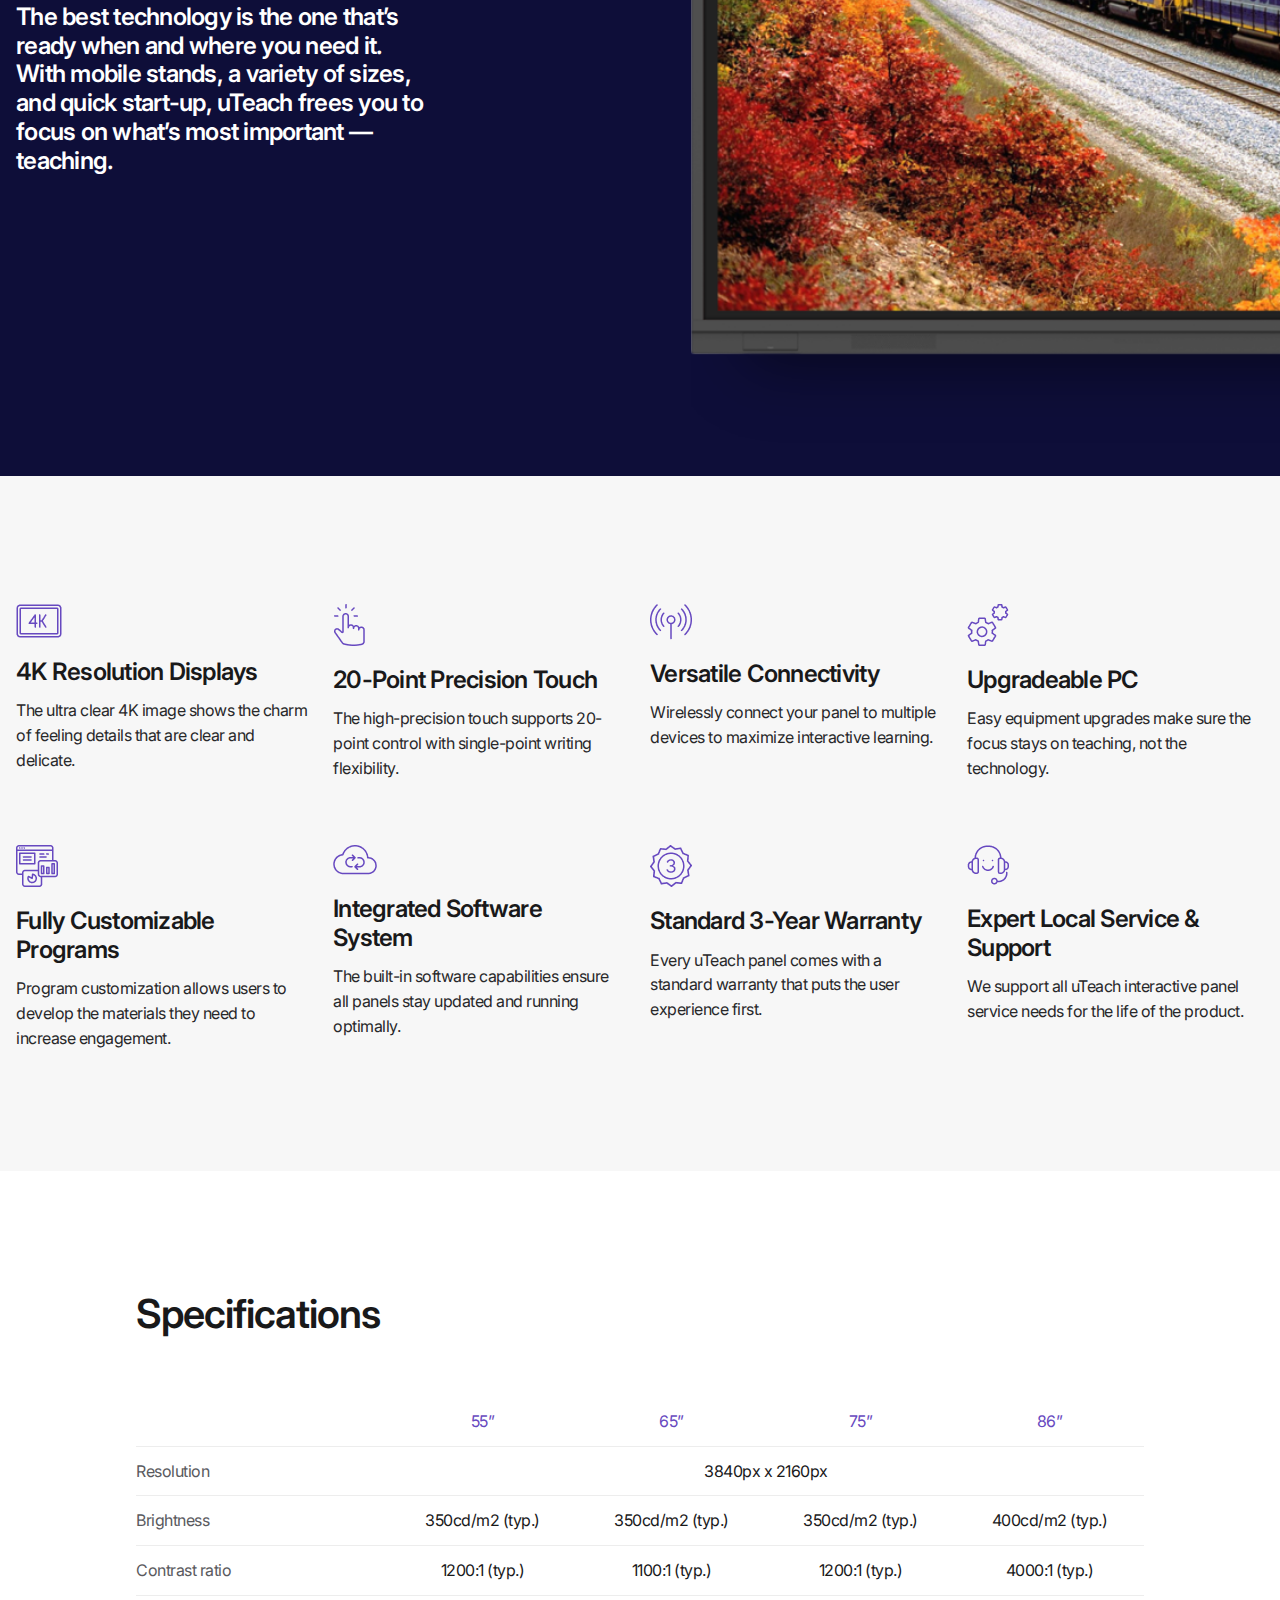
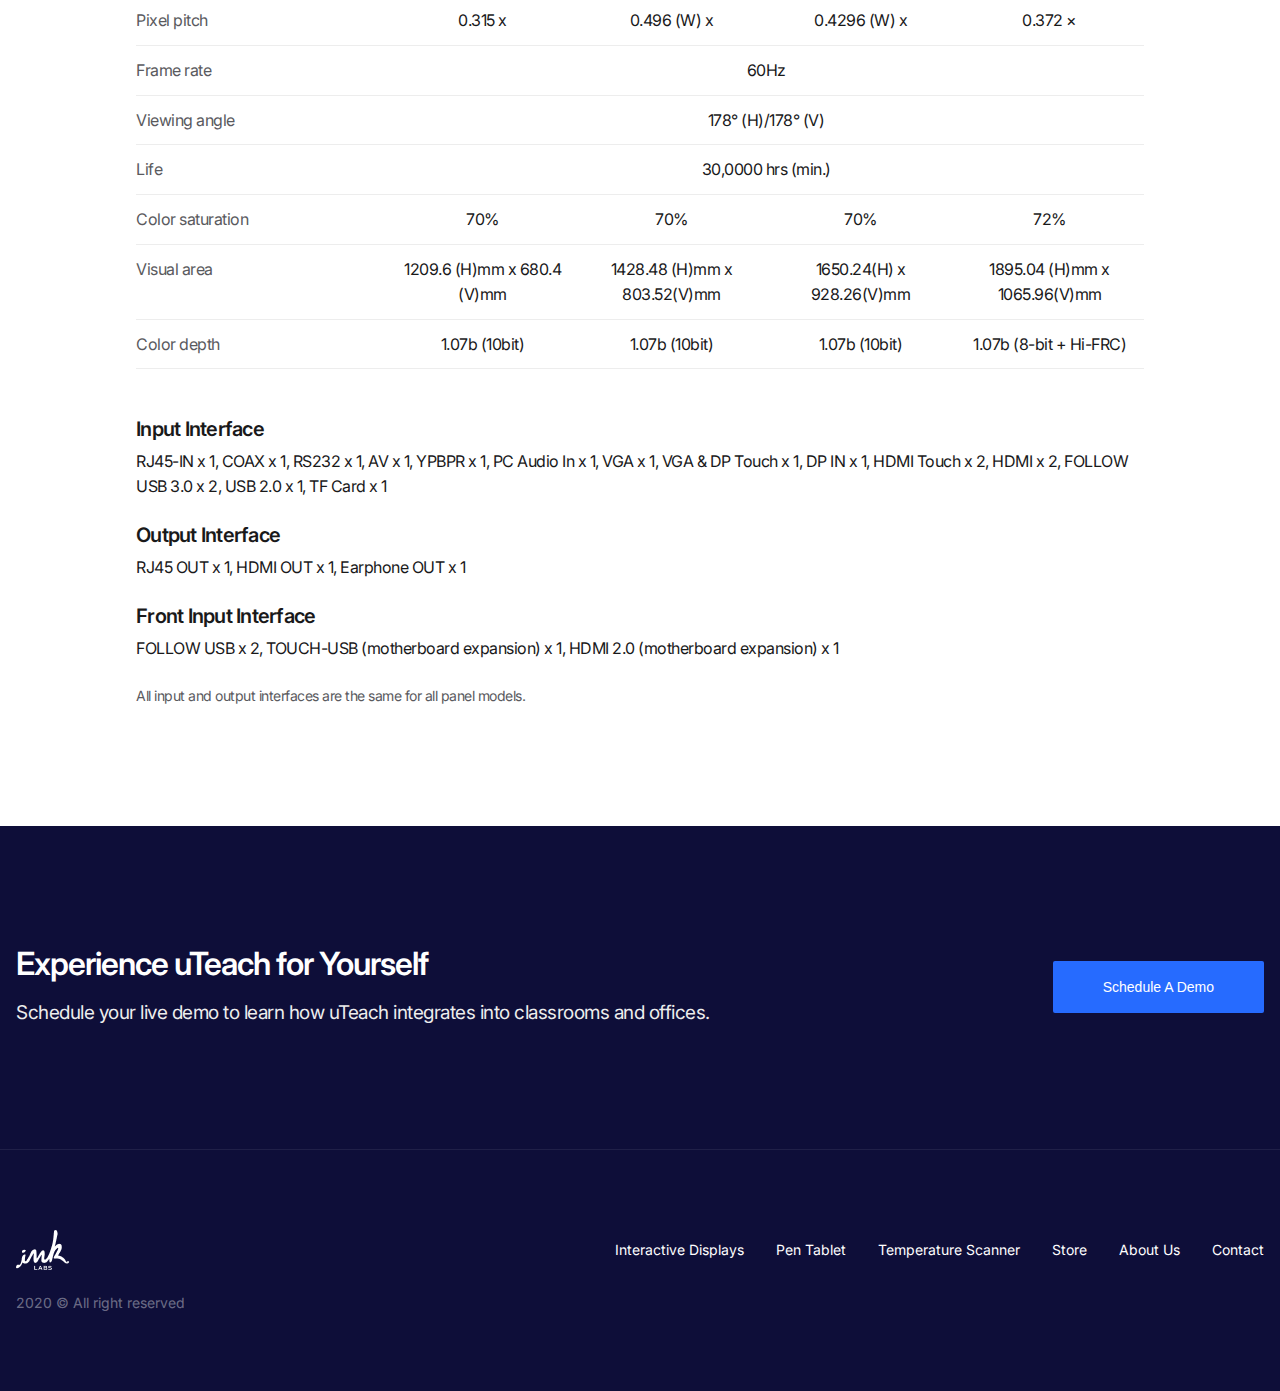
<file: html/InteractivePanels.html>
<html>
    <head>
        <title></title>
        <meta charset="utf-8">
        <meta name="viewport" content="width=device-width, initial-scale=1.0">
        <meta http-equiv="X-UA-Compatible" content="IE=edge">
        <link rel="stylesheet" href="https://use.fontawesome.com/releases/v5.8.1/css/all.css" integrity="sha384-50oBUHEmvpQ+1lW4y57PTFmhCaXp0ML5d60M1M7uH2+nqUivzIebhndOJK28anvf" crossorigin="anonymous">
    
        <link rel="stylesheet" href="../css/css/owl.theme.default.min.css">
        <link rel="stylesheet" href="../css/css/owl.carousel.min.css">
        <link rel="stylesheet" href="../css/sass/main.css">
        <link rel="stylesheet" href="../css/sass/responsive.css">
    </head>
<body>
    <main>
        <section class="welcome-wrap black">
            <header class="navigation-wrap eff1">
                <div class="inner-wrap">
                    <div class="menu">
                        <ul>
                            <li class="logo"><a href=""><img src="../img/logo_black.png" alt=""></a></li>
                            <li><a href="">Interactive Displays</a></li> 
                            <li><a href="">Pen Tablet</a></li> 
                            <li><a href="">Temperature Scanner</a></li> 
                            <li><a href="">Store</a></li> 
                        </ul>
                        
                        <div class="menu-r">
                            <div class="cart">
                                <img src="../img/icons/cart.png" alt="">
                                Cart <span>3</span>
                            </div>
                            <button class="btn border_blue eff03">Schedule a Demo</button>
                        </div>
                    </div>
                </div>
            </header>
        </section>

        <div class="temperature-scanner interactive-panels">
            <section class="top-wrap">
                <div class="menu eff03">
                    <div class="inner-wrap">
                        <h1>Interactive Panel</h1>
                        <div>
                            <ul>
                                <li><a href="">Overview</a></li>
                                <li><a href="">Specifications</a></li>
                            </ul>

                            <div class="price">
                                <span>from $3,338.00</span>
                                <button class="btn">Buy now</button>
                            </div>
                        </div>
                    </div>
                </div>
            </section>

            <section class="title-img">
                <div class="title-img-wrap">
                    <div class="inner-wrap">
                        <div class="title">
                            <h1>Interactive panels for Education and Business</h1>
                            <p>uTeach displays offer a variety of hardware options to fit your workflow and physical space.</p>
                        </div>

                        <div class="img mt60">
                            <img src="../img/img22.png" alt="">
                        </div>
                    </div>
                </div>
            </section>

            <section class="BacktoBasics" style="background-image: url(../img/img23.png);">
                <div class="inner-wrap">
                    <h1>Getting Back to Basics</h1>
                    <p>The options are endless, and sometimes overwhelming, when it comes to the technologies available for your institution.</p>
                    <div class="text-img">
                        <div class="text">
                            <P>uTeach was developed with education at its core. The people behind uTeach have partnered to ensure the successful installation of technology in school districts across the US, and understand the needs of administrators, IT, and teachers. The technology you invest in should enhance, not distract from learning.</P>
                        
                            <div class="list">
                                <p>Straightforward and easy — from order to delivery to implementation</p>
                                <p>Responsible solutions — cost effective choice from reliable suppliers</p>
                                <p>User-friendly — for better classroom management</p>
                                <p>Innovative equipment and content — for improved engagement</p>
                                <p>Support — when and how you need it</p>
                            </div>
                        </div>
                    </div>
                </div>
            </section>

            <section class="AModelforEveryRole">
                <div class="inner-wrap">
                    <div class="text">
                        <h1>A Model for Every Role</h1>
                        <p>uTeach panels come in four standard variations – 55”, 65”, 75”, and 86”. Each panel comes equipped with our intuitive software, backed by our 3×4 promise for service and support.</p>
                        <div class="item-wrap">
                            <div class="item"><img src="../img/icons/icon12.png" alt=""> </div>
                            <div class="item"><img src="../img/icons/icon13.png" alt=""> </div>
                            <div class="item"><img src="../img/icons/icon14.png" alt=""> </div>
                            <div class="item"><img src="../img/icons/icon15.png" alt=""> </div>
                        </div>
                    </div>
                </div>
            </section>

            <section class="img-left-text">
                <div class="inner-wrap">
                    <div class="img"><img src="../img/img24.png" alt=""></div>
                    <div class="text">Quick shifting between Windows and Android can be done easily, with both systems being compatible with multiple major software.</div>
                </div>
            </section>

            <section class="img-right-text">
                <div class="inner-wrap">
                    <div class="text">The best technology is the one that’s ready when and where you need it. With mobile stands, a variety of sizes, and quick start-up, uTeach frees you to focus on what’s most important — teaching.</div>
                </div>
                <div class="img v-centered" style="background-image: url(../img/img25.png);">
                    <img src="../img/img25.png" alt="">
                </div>
            </section>

            <section class="icon-text-fl4">
                <div class="inner-wrap">
                    <div class="item-wrap">
                        <div class="item">
                            <img src="../img/icons/icon16.png" alt="">
                            <h1>4K Resolution Displays</h1>
                            <p>The ultra clear 4K image shows the charm of feeling details that are clear and delicate.</p>
                        </div>
                        <div class="item">
                            <img src="../img/icons/icon17.png" alt="">
                            <h1>20-Point Precision Touch</h1>
                            <p>The high-precision touch supports 20-point control with single-point writing flexibility.</p>
                        </div>
                        <div class="item">
                            <img src="../img/icons/icon18.png" alt="">
                            <h1>Versatile Connectivity</h1>
                            <p>Wirelessly connect your panel to multiple devices to maximize interactive learning.</p>
                        </div>
                        <div class="item">
                            <img src="../img/icons/icon19.png" alt="">
                            <h1>Upgradeable PC</h1>
                            <p>Easy equipment upgrades make sure the focus stays on teaching, not the technology.</p>
                        </div>
                        <div class="item">
                            <img src="../img/icons/icon20.png" alt="">
                            <h1>Fully Customizable Programs</h1>
                            <p>Program customization allows users to develop the materials they need to increase engagement.</p>
                        </div>
                        <div class="item">
                            <img src="../img/icons/icon21.png" alt="">
                            <h1>Integrated Software System</h1>
                            <p>The built-in software capabilities ensure all panels stay updated and running optimally.</p>
                        </div>
                        <div class="item">
                            <img src="../img/icons/icon22.png" alt="">
                            <h1>Standard 3-Year Warranty</h1>
                            <p>Every uTeach panel comes with a standard warranty that puts the user experience first.</p>
                        </div>
                        <div class="item">
                            <img src="../img/icons/icon23.png" alt="">
                            <h1>Expert Local Service & Support</h1>
                            <p>We support all uTeach interactive panel service needs for the life of the product.</p>
                        </div>
                    </div>
                </div>
            </section>

            <section class="specifications">
                <div class="inner-wrap">
                    <h1>Specifications</h1>
                    <div class="item-wrap">
                        <div class="item title">
                            <div class="left-wrap"></div>
                            <div class="right-wrap">
                                <span>55”</span>
                                <span>65”</span>
                                <span>75”</span>
                                <span>86”</span>
                            </div>
                        </div>

                        <div class="item">
                            <div class="left-wrap">Resolution</div>
                            <div class="right-wrap">
                                <span>3840px x 2160px</span>
                            </div>
                        </div>
                        <div class="item">
                            <div class="left-wrap">Brightness</div>
                            <div class="right-wrap">
                                <span>350cd/m2 (typ.)</span>
                                <span>350cd/m2 (typ.)</span>
                                <span>350cd/m2 (typ.)</span>
                                <span>400cd/m2 (typ.)</span>
                            </div>
                        </div>
                        <div class="item">
                            <div class="left-wrap">Contrast ratio</div>
                            <div class="right-wrap">
                                <span>1200:1 (typ.)</span>
                                <span>1100:1 (typ.)</span>
                                <span>1200:1 (typ.)</span>
                                <span>4000:1 (typ.)</span>
                            </div>
                        </div>
                        <div class="item">
                            <div class="left-wrap">Pixel pitch</div>
                            <div class="right-wrap">
                                <span>0.315 x</span>
                                <span>0.496 (W) x</span>
                                <span>0.4296 (W) x</span>
                                <span>0.372 ×</span>
                            </div>
                        </div>
                        <div class="item">
                            <div class="left-wrap">Frame rate</div>
                            <div class="right-wrap">
                                <span>60Hz</span>
                            </div>
                        </div>
                        <div class="item">
                            <div class="left-wrap">Viewing angle</div>
                            <div class="right-wrap">
                                <span>178° (H)/178° (V)</span>
                            </div>
                        </div>
                        <div class="item">
                            <div class="left-wrap">Life</div>
                            <div class="right-wrap">
                                <span>30,0000 hrs (min.)</span>
                            </div>
                        </div>
                        <div class="item">
                            <div class="left-wrap">Color saturation</div>
                            <div class="right-wrap">
                                <span>70%</span>
                                <span>70%</span>
                                <span>70%</span>
                                <span>72%</span>
                            </div>
                        </div>
                        <div class="item">
                            <div class="left-wrap">Visual area</div>
                            <div class="right-wrap">
                                <span>1209.6 (H)mm x 680.4 (V)mm</span>
                                <span>1428.48 (H)mm x 803.52(V)mm</span>
                                <span>1650.24(H) x 928.26(V)mm</span>
                                <span>1895.04 (H)mm x 1065.96(V)mm</span>
                            </div>
                        </div>
                        <div class="item">
                            <div class="left-wrap">Color depth</div>
                            <div class="right-wrap">
                                <span>1.07b (10bit)</span>
                                <span>1.07b (10bit)</span>
                                <span>1.07b (10bit)</span>
                                <span>1.07b (8-bit + Hi-FRC)</span>
                            </div>
                        </div>
                    </div>

                    <div class="list-wrap">
                        <div class="item">
                            <h1>Input Interface</h1>
                            <p>RJ45-IN x 1, COAX x 1, RS232 x 1, AV x 1, YPBPR x 1, PC Audio In x 1, VGA x 1, VGA & DP Touch x 1, DP IN x 1, HDMI Touch x 2, HDMI x 2, FOLLOW USB 3.0 x 2, USB 2.0 x 1, TF Card x 1</p>
                        </div>
                        <div class="item">
                            <h1>Output Interface</h1>
                            <p>RJ45 OUT x 1, HDMI OUT x 1, Earphone OUT x 1</p>
                        </div>
                        <div class="item">
                            <h1>Front Input Interface</h1>
                            <p>FOLLOW USB x 2, TOUCH-USB (motherboard expansion) x 1, HDMI 2.0 (motherboard expansion) x 1</p>
                        </div>

                        <span>All input and output interfaces are the same for all panel models.</span>
                    </div>
                </div>
            </section>
        </div>
            
    </main>





    <footer>
        <div class="top-wrap">
            <div class="inner-wrap">

                <div class="text">
                    <h1>Experience uTeach for Yourself</h1>
                    <p>Schedule your live demo to learn how uTeach integrates into classrooms and offices.</p>
                </div>
                <button class="btn">Schedule a Demo</button>
            </div>
        </div>

        <div class="bottom-wrap">
            <div class="inner-wrap">
                <div class="menu">
                    <div class="logo">
                        <a href=""><img src="../img/logo_white.png" alt=""></a> 
                    </div>
                    <ul>
                        <li><a href="">Interactive Displays</a></li>
                        <li><a href="">Pen Tablet</a></li>
                        <li><a href="">Temperature Scanner</a></li>
                        <li><a href="">Store</a></li>
                        <li><a href="">About Us</a></li>
                        <li><a href="">Contact</a></li>
                    </ul>
                </div>

                <div class="social-links">
                    <p>2020 © All right reserved</p>
                    <ul>
                        <li><a href=""><i class="fab fa-facebook-square"></i></a></li>
                        <li><a href=""><i class="fab fa-twitter"></i></a></li>
                        <li><a href=""><i class="fab fa-youtube"></i></a></li>
                    </ul>
                </div>
            </div>
        </div>
    </footer>


    <script type="text/javascript" src="../js/jquery.js"></script>
    <script type="text/javascript" src="../js/owl.carousel.min.js"></script>
    <script type="text/javascript" src="../js/jquery-ui.js"></script>
    <script type="text/javascript" src="../js/main.js"></script>
</body>

</html>
</file>
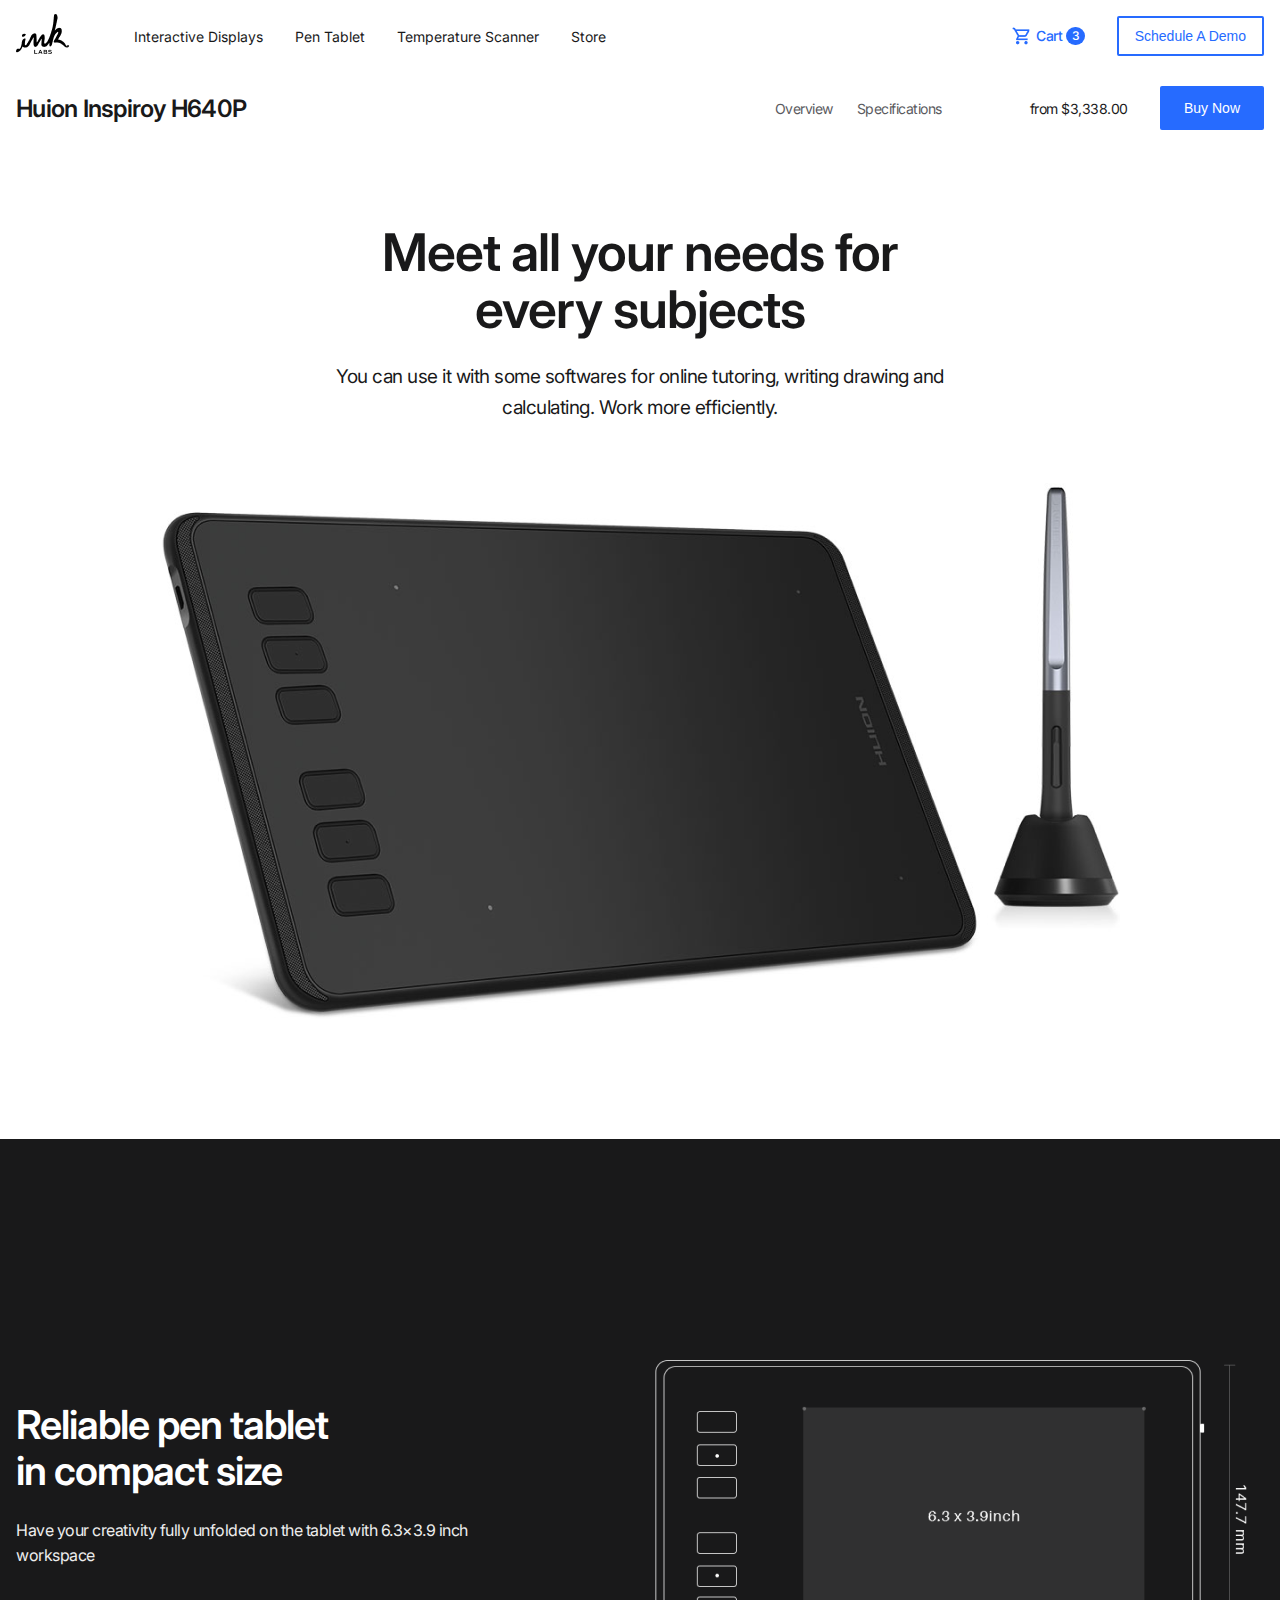
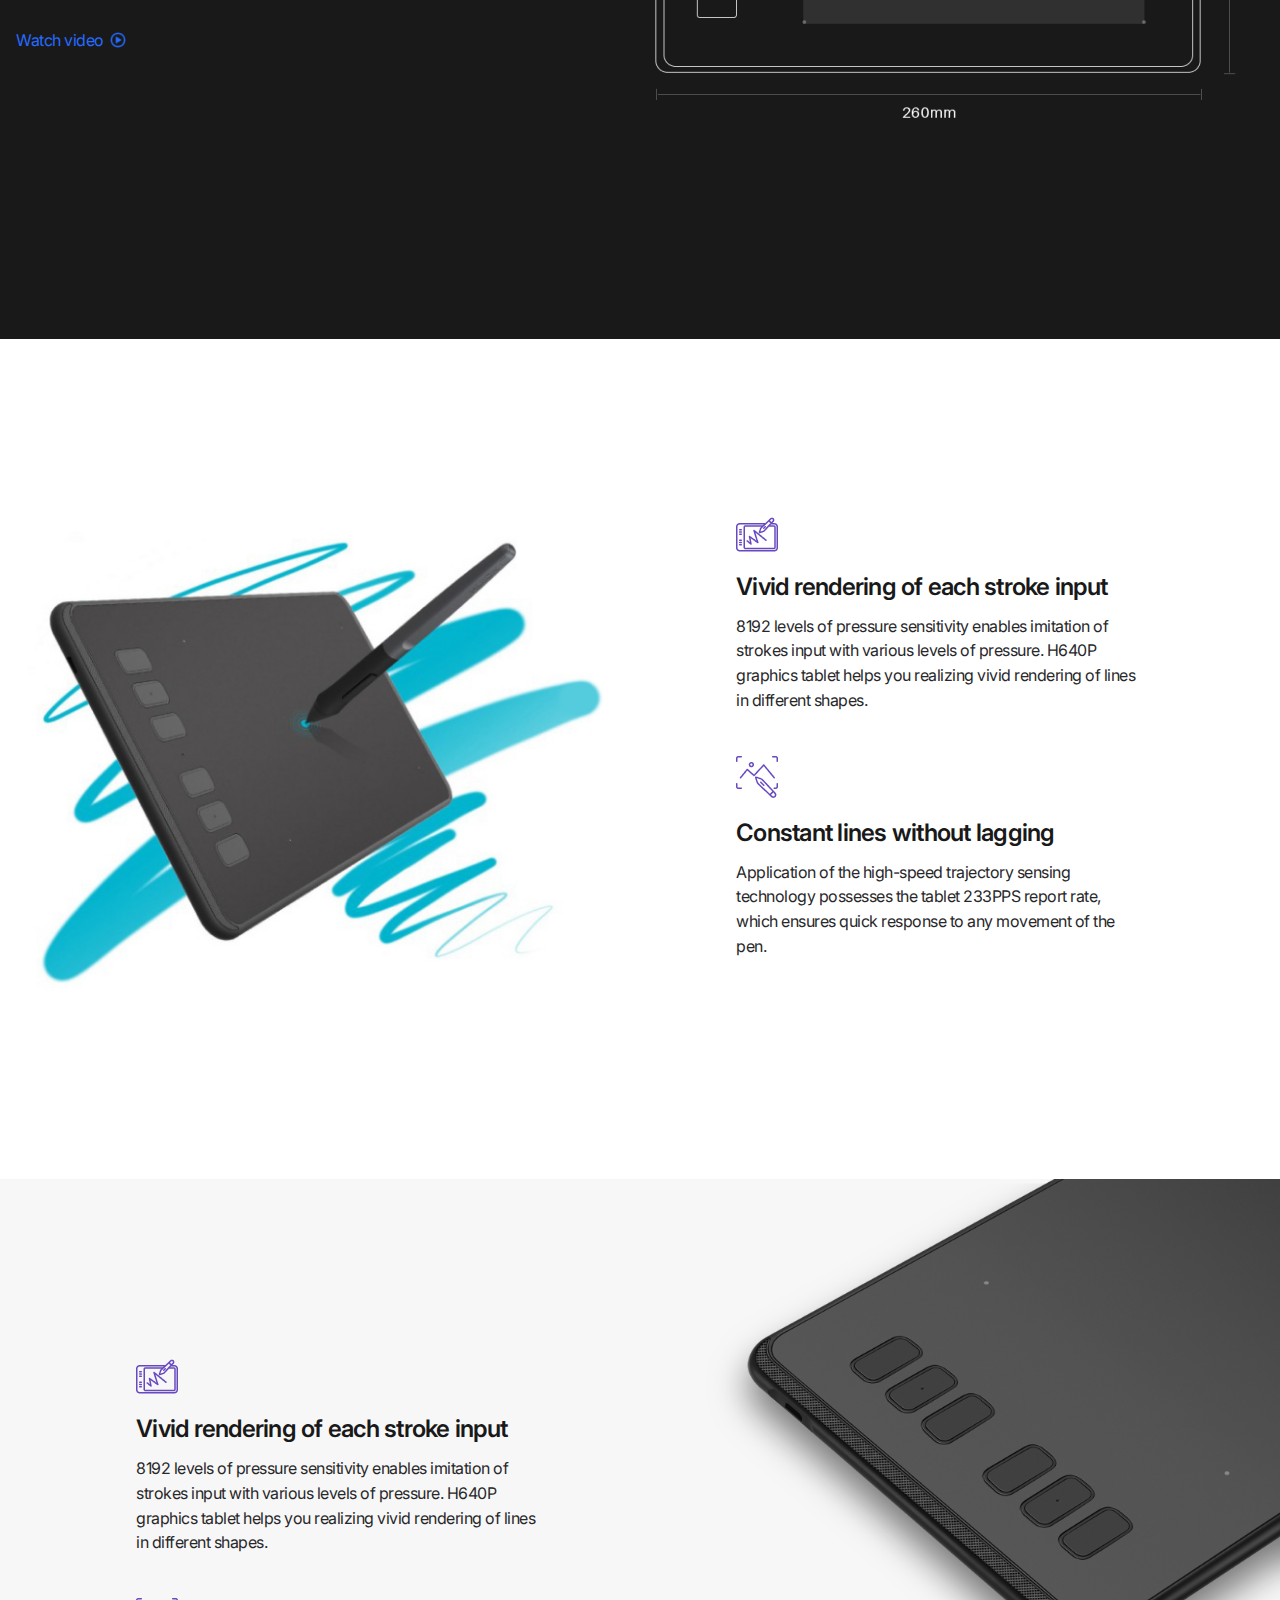
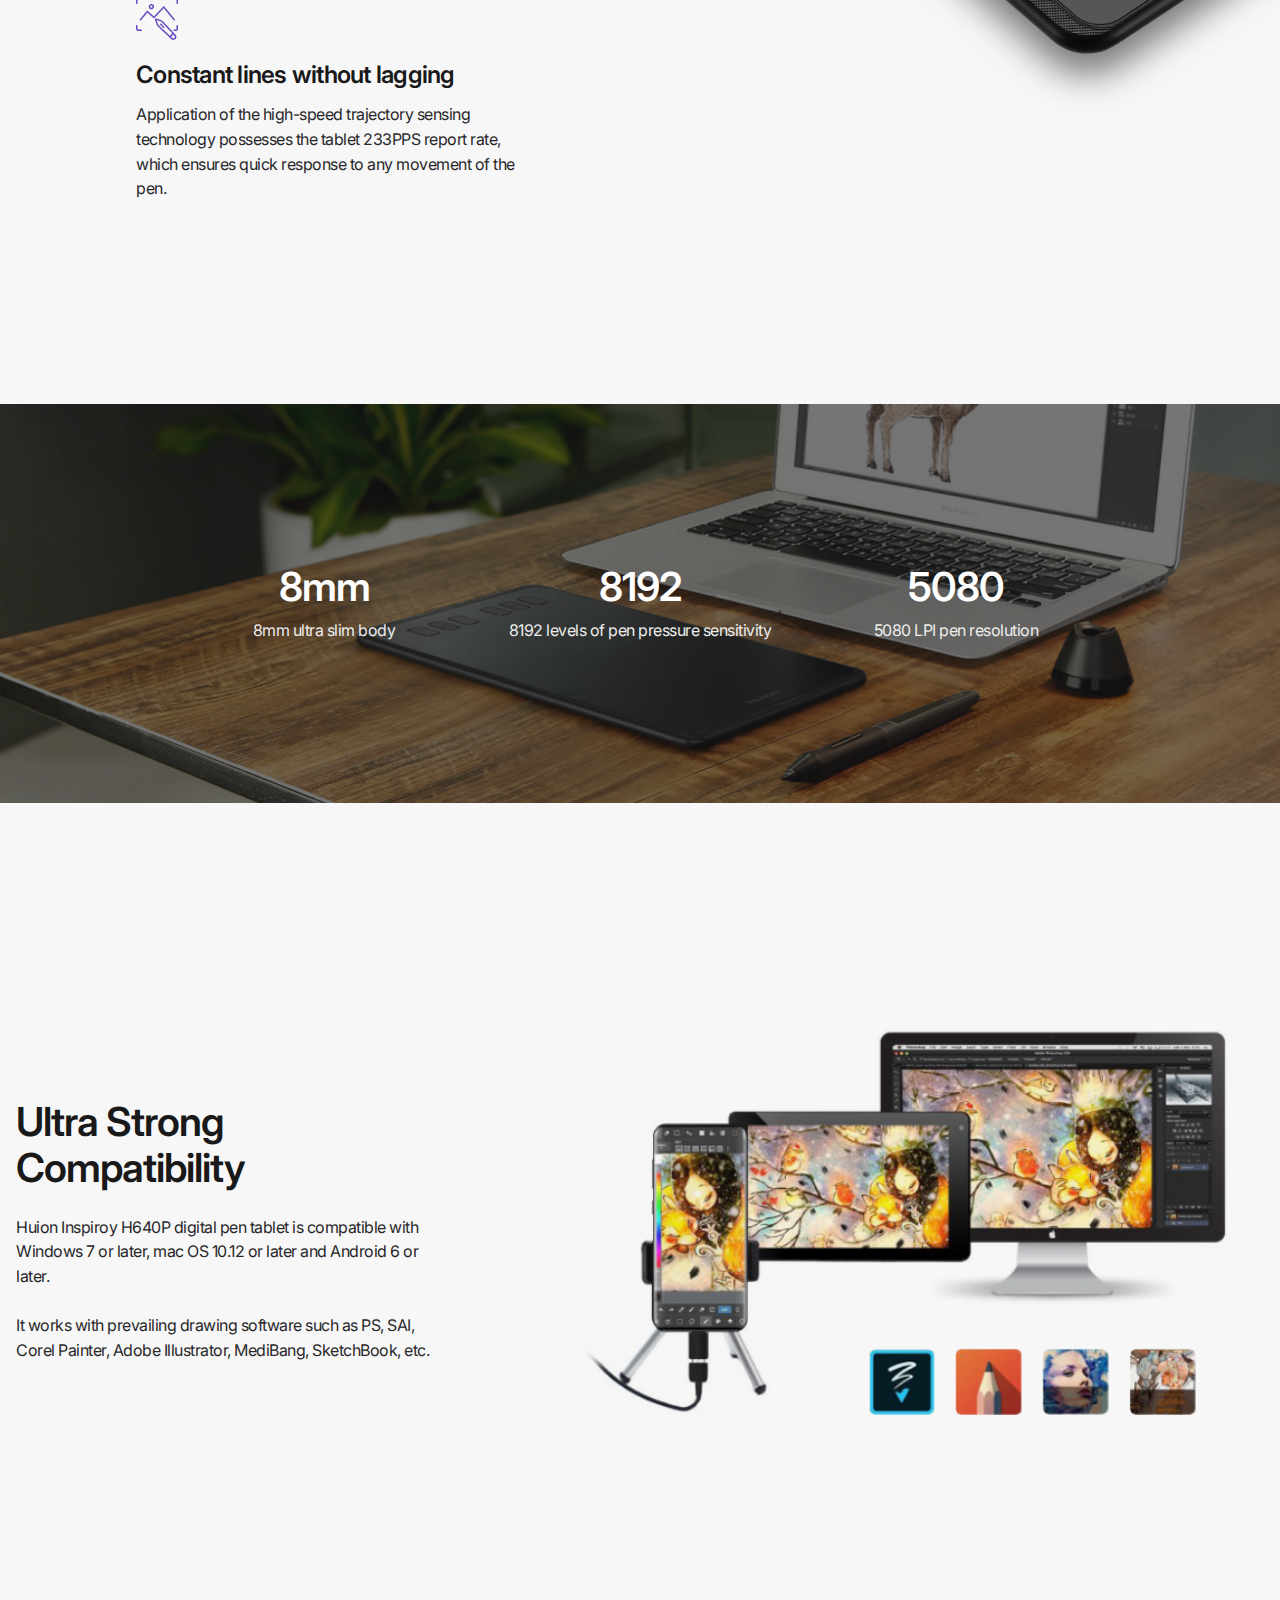
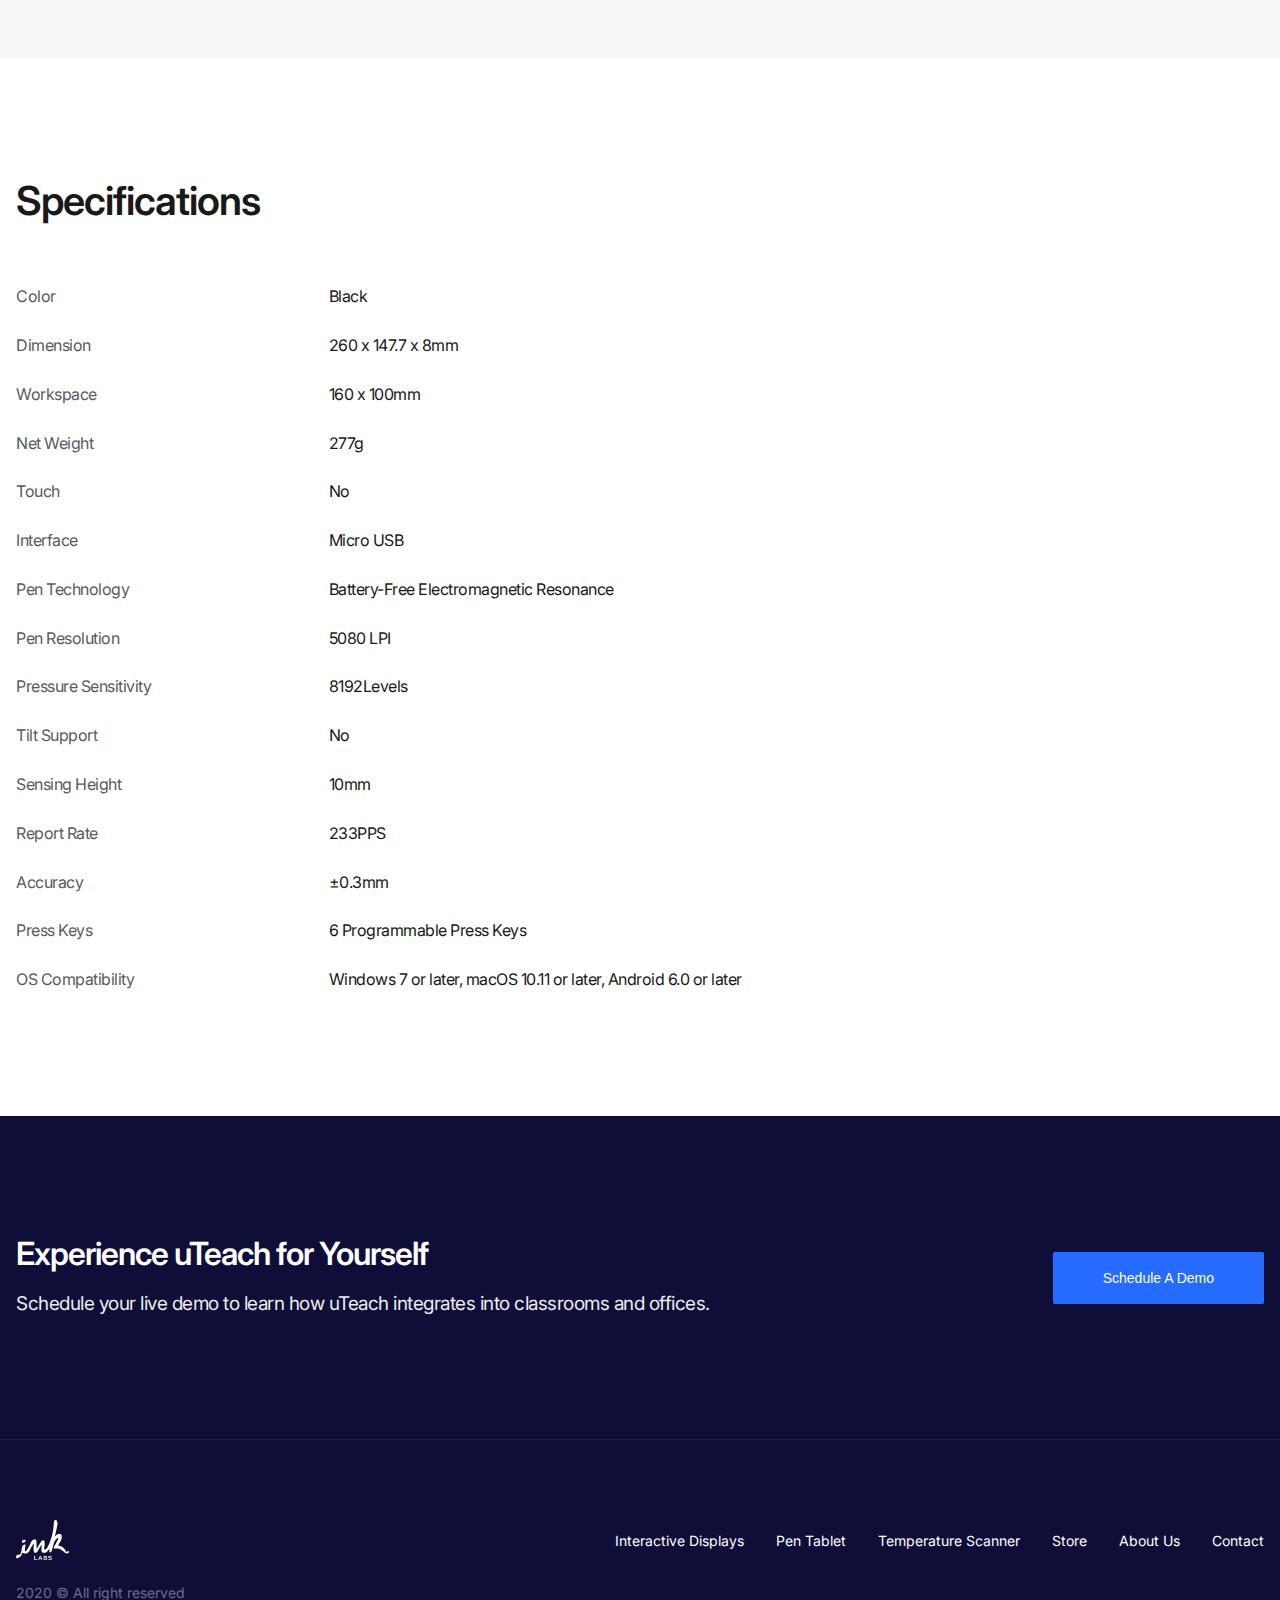
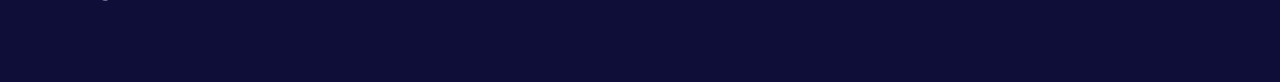
<file: html/PenTablet.html>
<html>
    <head>
        <title></title>
        <meta charset="utf-8">
        <meta name="viewport" content="width=device-width, initial-scale=1.0">
        <meta http-equiv="X-UA-Compatible" content="IE=edge">
        <link rel="stylesheet" href="https://use.fontawesome.com/releases/v5.8.1/css/all.css" integrity="sha384-50oBUHEmvpQ+1lW4y57PTFmhCaXp0ML5d60M1M7uH2+nqUivzIebhndOJK28anvf" crossorigin="anonymous">
    
        <link rel="stylesheet" href="../css/css/owl.theme.default.min.css">
        <link rel="stylesheet" href="../css/css/owl.carousel.min.css">
        <link rel="stylesheet" href="../css/sass/main.css">
        <link rel="stylesheet" href="../css/sass/responsive.css">
    </head>
<body>
    <main>
        <section class="welcome-wrap black">
            <header class="navigation-wrap eff1">
                <div class="inner-wrap">
                    <div class="menu">
                        <div class="m-lines">
                            <div class="">
                                <div class="one"></div>
                                <div class="two"></div>
                                <div class="three"></div>
                            </div>
                        </div>
                        <ul>
                            <li class="logo"><a href=""><img src="../img/logo_black.png" alt=""></a></li>
                            <li><a href="">Interactive Displays</a></li> 
                            <li><a href="">Pen Tablet</a></li> 
                            <li><a href="">Temperature Scanner</a></li> 
                            <li><a href="">Store</a></li> 
                        </ul>
                        
                        <div class="menu-r">
                            <div class="cart">
                                <img src="../img/icons/cart.png" alt="">
                                Cart <span>3</span>
                            </div>
                            <button class="btn border_blue eff03">Schedule a Demo</button>
                        </div>
                    </div>
                </div>
            </header>
        </section>

        <div class="temperature-scanner">
            <section class="top-wrap">
                <div class="menu eff03">
                    <div class="inner-wrap">
                        <h1>Huion Inspiroy H640P</h1>
                        <div>
                            <ul>
                                <li><a href="">Overview</a></li>
                                <li><a href="">Specifications</a></li>
                            </ul>

                            <div class="price">
                                <span>from $3,338.00</span>
                                <button class="btn">Buy now</button>
                            </div>
                        </div>
                    </div>
                </div>
            </section>

            <section class="title-img">
                <div class="title-img-wrap">
                    <div class="inner-wrap">
                        <div class="title">
                            <h1>Meet all your needs for every subjects</h1>
                            <p>You can use it with some softwares for online tutoring, writing drawing and calculating. Work more efficiently. </p>
                        </div>

                        <div class="img mt60">
                            <img src="../img/img16.png" alt="">
                        </div>
                    </div>
                </div>
            </section>


            <section class="tablet_size">
                <div class="inner-wrap">
                    <div class="left-wrap">
                        <h1>Reliable pen tablet in compact size</h1>
                        <p>Have your creativity fully unfolded on the tablet with 6.3×3.9 inch workspace</p>
                        <a href="">Watch video <img src="../img/icons/icon9.png" alt=""></a>
                    </div>
                    <div class="right-wrap">
                        <div class="img"><img src="../img/img17.png" alt=""></div>
                    </div>
                </div>
            </section>





            <section class="imaging-technology PenTablet-page">
                <div class="image-text">
                    <div class="inner-wrap">
                        <div class="item-wrap">
                            <div class="item">
                                <div class="img"><img src="../img/img18.png" alt=""></div>
                                <div class="text">
                                    <span>
                                        <div class="img"><img src="../img/icons/icon10.png" alt=""></div>
                                        <h1>Vivid rendering of each stroke input</h1>
                                        <p>8192 levels of pressure sensitivity enables imitation of strokes input with various levels of pressure. H640P graphics tablet helps you realizing vivid rendering of lines in different shapes.</p>
                                    </span>
                                    <span>
                                        <div class="img"><img src="../img/icons/icon11.png" alt=""></div>
                                        <h1>Constant lines without lagging</h1>
                                        <p>Application of the high-speed trajectory sensing technology possesses the tablet 233PPS report rate, which ensures quick response to any movement of the pen.</p>
                                    </span>
                                </div>
                            </div>
                        </div>
                    </div>
                </div>
            </section>


            <section class="text_img_top">
                <div class="image-text" style="background-image: url(../img/img19.png);">
                    <div class="inner-wrap">
                        <div class="item-wrap">
                            <div class="item">
                                <div class="text">
                                    <span>
                                        <div class="img"><img src="../img/icons/icon10.png" alt=""></div>
                                        <h1>Vivid rendering of each stroke input</h1>
                                        <p>8192 levels of pressure sensitivity enables imitation of strokes input with various levels of pressure. H640P graphics tablet helps you realizing vivid rendering of lines in different shapes.</p>
                                    </span>
                                    <span>
                                        <div class="img"><img src="../img/icons/icon11.png" alt=""></div>
                                        <h1>Constant lines without lagging</h1>
                                        <p>Application of the high-speed trajectory sensing technology possesses the tablet 233PPS report rate, which ensures quick response to any movement of the pen.</p>
                                    </span>
                                </div>
                                <div class="img"></div>
                            </div>
                        </div>
                    </div>
                </div>
            </section>

            <section class="background-image-text" style="background-image: url(../img/img20.png);"> 
                <div class="inner-wrap">
                    <div class="item-wrap">
                        <div class="item">
                            <h1>8mm</h1>
                            <p>8mm ultra slim body</p>
                        </div>
                        <div class="item">
                            <h1>8192</h1>
                            <p>8192 levels of pen pressure sensitivity</p>
                        </div>
                        <div class="item">
                            <h1>5080</h1>
                            <p>5080 LPI pen resolution</p>
                        </div>
                    </div>
                </div>
            </section>

            <section class="UltraStrongCompatibility">
                <div class="inner-wrap">
                    <div class="text">
                        <h1>Ultra Strong Compatibility</h1>
                        <p>Huion Inspiroy H640P digital pen tablet is compatible with Windows 7 or later, mac OS 10.12 or later and Android 6 or later.</p>
                        <p>It works with prevailing drawing software such as PS, SAI, Corel Painter, Adobe Illustrator, MediBang, SketchBook, etc.</p>
                    </div>
                    <div class="img"><img src="../img/img21.png" alt=""></div>
                </div>
            </section>


            <div class="specifications">
                <div class="inner-wrap">
                    <h1 class="title">Specifications</h1>
                    <div class="text">
                        <ul>
                            <li>
                                <div class="left-wrap">Color</div>
                                <div class="right-wrap">
                                    <span>Black</span>
                                </div>
                            </li>
                            <li>
                                <div class="left-wrap">Dimension</div>
                                <div class="right-wrap">
                                    <span>260 x 147.7 x 8mm</span>
                                </div>
                            </li>
                            <li>
                                <div class="left-wrap">Workspace</div>
                                <div class="right-wrap">
                                    <span>160 x 100mm</span>
                                </div>
                            </li>
                            <li>
                                <div class="left-wrap">Net Weight</div>
                                <div class="right-wrap">
                                    <span>277g</span>
                                </div>
                            </li>
                            <li>
                                <div class="left-wrap">Touch</div>
                                <div class="right-wrap">
                                    <span>No</span>
                                </div>
                            </li>
                            <li>
                                <div class="left-wrap">Interface</div>
                                <div class="right-wrap">
                                    <span>Micro USB</span>
                                </div>
                            </li>
                            <li>
                                <div class="left-wrap">Pen Technology</div>
                                <div class="right-wrap">
                                    <span>Battery-Free Electromagnetic Resonance</span>
                                </div>
                            </li>
                            <li>
                                <div class="left-wrap">Pen Resolution</div>
                                <div class="right-wrap">
                                    <span>5080 LPI</span>
                                </div>
                            </li>
                            <li>
                                <div class="left-wrap">Pressure Sensitivity</div>
                                <div class="right-wrap">
                                    <span>8192Levels</span>
                                </div>
                            </li>
                            <li>
                                <div class="left-wrap">Tilt Support</div>
                                <div class="right-wrap">
                                    <span>No</span>
                                </div>
                            </li>
                            <li>
                                <div class="left-wrap">Sensing Height</div>
                                <div class="right-wrap">
                                    <span>10mm</span>
                                </div>
                            </li>
                            <li>
                                <div class="left-wrap">Report Rate</div>
                                <div class="right-wrap">
                                    <span>233PPS</span>
                                </div>
                            </li>
                            <li>
                                <div class="left-wrap">Accuracy</div>
                                <div class="right-wrap">
                                    <span>±0.3mm</span>
                                </div>
                            </li>
                            <li>
                                <div class="left-wrap">Press Keys</div>
                                <div class="right-wrap">
                                    <span>6 Programmable Press Keys</span>
                                </div>
                            </li>
                            <li>
                                <div class="left-wrap">OS Compatibility</div>
                                <div class="right-wrap">
                                    <span>Windows 7 or later, macOS 10.11 or later, Android 6.0 or later</span>
                                </div>
                            </li>
                           
                        </ul>
                    </div>
                </div>
            </div>


        </div>
            
    </main>





    <footer>
        <div class="top-wrap">
            <div class="inner-wrap">

                <div class="text">
                    <h1>Experience uTeach for Yourself</h1>
                    <p>Schedule your live demo to learn how uTeach integrates into classrooms and offices.</p>
                </div>
                <button class="btn">Schedule a Demo</button>
            </div>
        </div>

        <div class="bottom-wrap">
            <div class="inner-wrap">
                <div class="menu">
                    <div class="logo">
                        <a href=""><img src="../img/logo_white.png" alt=""></a> 
                    </div>
                    <ul>
                        <li><a href="">Interactive Displays</a></li>
                        <li><a href="">Pen Tablet</a></li>
                        <li><a href="">Temperature Scanner</a></li>
                        <li><a href="">Store</a></li>
                        <li><a href="">About Us</a></li>
                        <li><a href="">Contact</a></li>
                    </ul>
                </div>

                <div class="social-links">
                    <p>2020 © All right reserved</p>
                    <ul>
                        <li><a href=""><i class="fab fa-facebook-square"></i></a></li>
                        <li><a href=""><i class="fab fa-twitter"></i></a></li>
                        <li><a href=""><i class="fab fa-youtube"></i></a></li>
                    </ul>
                </div>
            </div>
        </div>
    </footer>


    <script type="text/javascript" src="../js/jquery.js"></script>
    <script type="text/javascript" src="../js/owl.carousel.min.js"></script>
    <script type="text/javascript" src="../js/jquery-ui.js"></script>
    <script type="text/javascript" src="../js/main.js"></script>
</body>

</html>
</file>
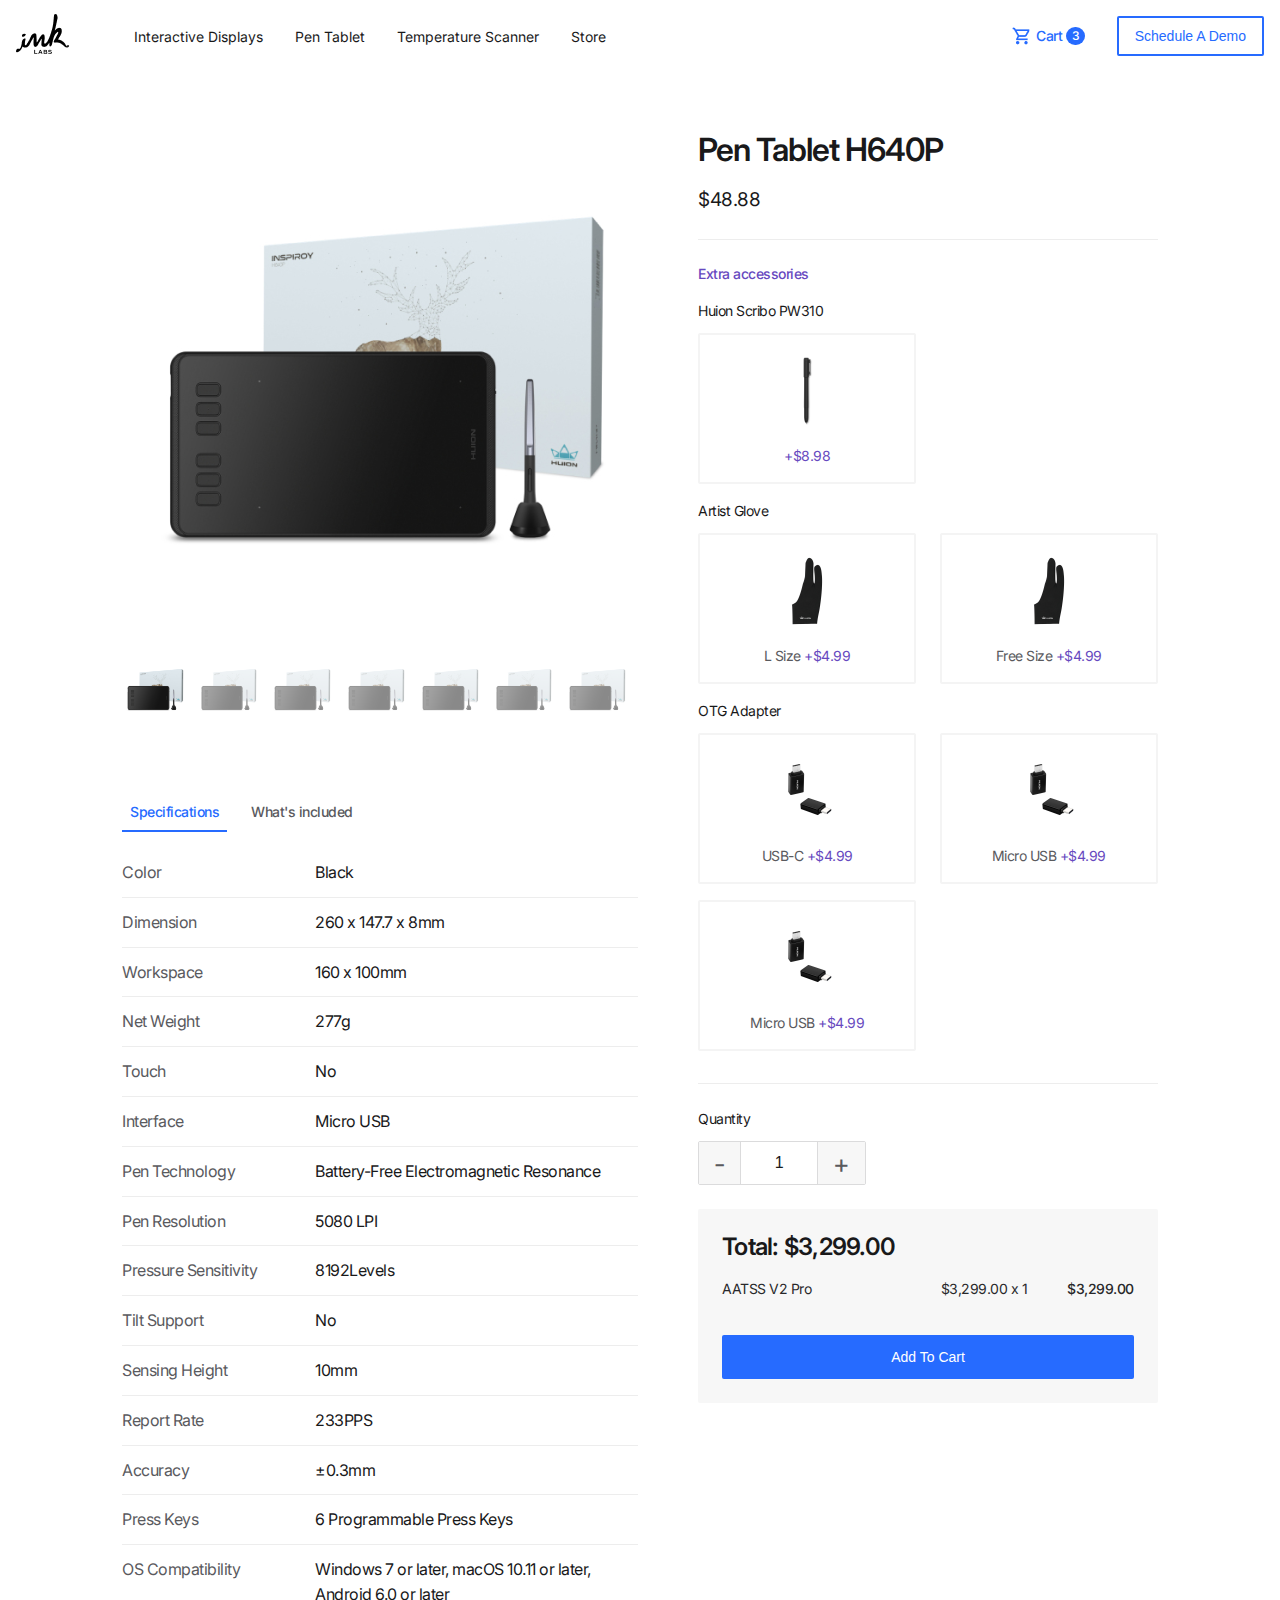
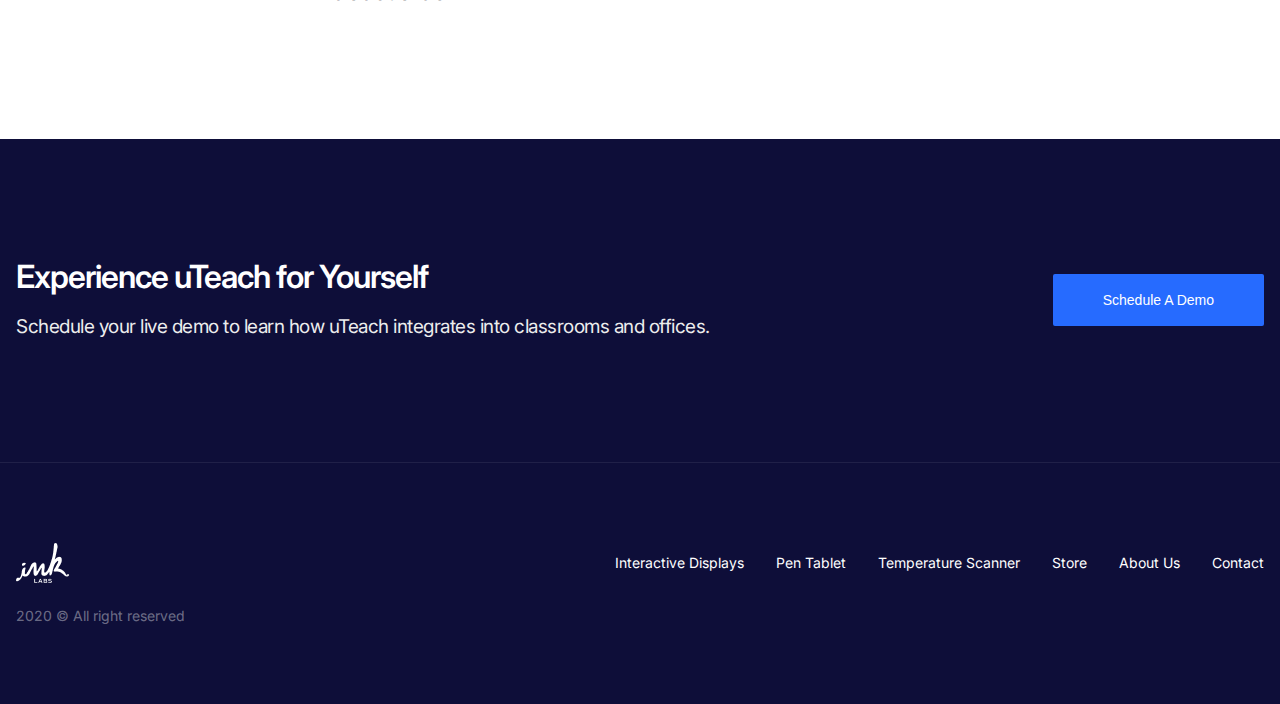
<file: html/product_card_1.html>
<html>
    <head>
        <title></title>
        <meta charset="utf-8">
        <meta name="viewport" content="width=device-width, initial-scale=1.0">
        <meta http-equiv="X-UA-Compatible" content="IE=edge">
        <link rel="stylesheet" href="https://use.fontawesome.com/releases/v5.8.1/css/all.css" integrity="sha384-50oBUHEmvpQ+1lW4y57PTFmhCaXp0ML5d60M1M7uH2+nqUivzIebhndOJK28anvf" crossorigin="anonymous">
    
        <link rel="stylesheet" href="../css/css/owl.theme.default.min.css">
        <link rel="stylesheet" href="../css/css/owl.carousel.min.css">
        <link rel="stylesheet" href="../css/sass/main.css">
        <link rel="stylesheet" href="../css/sass/responsive.css">
    </head>
<body>
    <main>
        <section class="welcome-wrap black">
            <header class="navigation-wrap eff1">
                <div class="inner-wrap">
                    <div class="menu">
                        <ul>
                            <li class="logo"><a href=""><img src="../img/logo_black.png" alt=""></a></li>
                            <li><a href="">Interactive Displays</a></li> 
                            <li><a href="">Pen Tablet</a></li> 
                            <li><a href="">Temperature Scanner</a></li> 
                            <li><a href="">Store</a></li> 
                        </ul>

                        <div class="menu-r">
                            <div class="cart">
                                <img src="../img/icons/cart.png" alt="">
                                Cart <span>3</span>
                            </div>
                            <button class="btn border_blue eff03">Schedule a Demo</button>
                        </div>
                    </div>
                </div>
            </header>
        </section>


        <section class="product_card_wrap">
            <div class="inner-wrap">
                <div class="left-wrap">
                    <div class="slider-wrap">
                        <div class="slider owl-carousel">
                            <div class="item" data-dot="<button style='background-image: url(../img/img26.png)' class='owl-dot'></button>">
                                <img src="../img/img26.png" alt="">
                            </div>
                            <div class="item" data-dot="<button style='background-image: url(../img/img26.png)' class='owl-dot'></button>">
                                <img src="../img/img26.png" alt="">
                            </div>
                            <div class="item" data-dot="<button style='background-image: url(../img/img26.png)' class='owl-dot'></button>">
                                <img src="../img/img26.png" alt="">
                            </div>
                            <div class="item" data-dot="<button style='background-image: url(../img/img26.png)' class='owl-dot'></button>">
                                <img src="../img/img26.png" alt="">
                            </div>
                            <div class="item" data-dot="<button style='background-image: url(../img/img26.png)' class='owl-dot'></button>">
                                <img src="../img/img26.png" alt="">
                            </div>
                            <div class="item" data-dot="<button style='background-image: url(../img/img26.png)' class='owl-dot'></button>">
                                <img src="../img/img26.png" alt="">
                            </div>
                            <div class="item" data-dot="<button style='background-image: url(../img/img26.png)' class='owl-dot'></button>">
                                <img src="../img/img26.png" alt="">
                            </div>
                        </div>
                    </div>


                <div class="show_mobile">
                    <div class="top-wrap">
                        <h1 class="title">Pen Tablet H640P</h1>
                        <div class="price">$48.88</div>
                    </div>


                    <div class="extra-accessories product_card_1">
                        <h1>Extra accessories</h1>

                        <div class="item-wrap">
                            <div class="item">
                                <h1>Huion Scribo PW310</h1>
                                <ul>
                                    <li>
                                        <img src="../img/img27.png" alt="">
                                        <div class="price"><span>+$8.98</span></div>
                                    </li>
                                </ul>
                            </div>

                            <div class="item">
                                <h1>Artist Glove</h1>
                                <ul>
                                    <li>
                                        <img src="../img/img28.png" alt="">
                                        <div class="price">L Size <span>+$4.99</span></div>
                                    </li>
                                    <li>
                                        <img src="../img/img28.png" alt="">
                                        <div class="price">Free Size <span>+$4.99</span></div>
                                    </li>
                                </ul>
                            </div>
                            <div class="item">
                                <h1>OTG Adapter</h1>
                                <ul>
                                    <li>
                                        <img src="../img/img29.png" alt="">
                                        <div class="price">USB-C <span>+$4.99</span></div>
                                    </li>
                                    <li>
                                        <img src="../img/img29.png" alt="">
                                        <div class="price">Micro USB <span>+$4.99</span></div>
                                    </li>
                                    <li>
                                        <img src="../img/img29.png" alt="">
                                        <div class="price">Micro USB <span>+$4.99</span></div>
                                    </li>
                                </ul>
                            </div>
                        </div>
                    </div>


                    <div class="add-to-cart">
                        <div class="quantity">
                            <h1>Quantity</h1>
                            <div class="plus_minus">
                                <div class="minus">-</div>
                                <input value="1" type="number">
                                <div class="plus">+</div>
                            </div>
                        </div>

                        <div class="add-wrap">
                            <h1>Total: $3,299.00</h1>

                            <div class="flex">
                                <span>AATSS V2 Pro</span>
                                <div>
                                    <h1>$3,299.00 x 1</h1>
                                    <h1 class="price">$3,299.00</h1>
                                </div>
                            </div>

                            <button class="btn">Add to cart</button>
                        </div>
                    </div>
                </div>
                    <div class="tab_wrap">
                        <div class="tab_menu">
                            <ul>
                                <li class="active" rel="tab1">Specifications</li>
                                <li rel="tab2">What's included</li>
                            </ul>
                        </div>

                        
                        <div class="tab_items">
                            <ul>
                                <li class="active" id="tab1">
                                    <div class="specifications">
                                        <div class="inner-wrap">
                                            <div class="text">
                                                <ul>
                                                    <li>
                                                        <div class="left-wrap">Color</div>
                                                        <div class="right-wrap">
                                                            <span>Black</span>
                                                        </div>
                                                    </li>
                                                    <li>
                                                        <div class="left-wrap">Dimension</div>
                                                        <div class="right-wrap">
                                                            <span>260 x 147.7 x 8mm</span>
                                                        </div>
                                                    </li>
                                                    <li>
                                                        <div class="left-wrap">Workspace</div>
                                                        <div class="right-wrap">
                                                            <span>160 x 100mm</span>
                                                        </div>
                                                    </li>
                                                    <li>
                                                        <div class="left-wrap">Net Weight</div>
                                                        <div class="right-wrap">
                                                            <span>277g</span>
                                                        </div>
                                                    </li>
                                                    <li>
                                                        <div class="left-wrap">Touch</div>
                                                        <div class="right-wrap">
                                                            <span>No</span>
                                                        </div>
                                                    </li>
                                                    <li>
                                                        <div class="left-wrap">Interface</div>
                                                        <div class="right-wrap">
                                                            <span>Micro USB</span>
                                                        </div>
                                                    </li>
                                                    <li>
                                                        <div class="left-wrap">Pen Technology</div>
                                                        <div class="right-wrap">
                                                            <span>Battery-Free Electromagnetic Resonance</span>
                                                        </div>
                                                    </li>
                                                    <li>
                                                        <div class="left-wrap">Pen Resolution</div>
                                                        <div class="right-wrap">
                                                            <span>5080 LPI</span>
                                                        </div>
                                                    </li>
                                                    <li>
                                                        <div class="left-wrap">Pressure Sensitivity</div>
                                                        <div class="right-wrap">
                                                            <span>8192Levels</span>
                                                        </div>
                                                    </li>
                                                    <li>
                                                        <div class="left-wrap">Tilt Support</div>
                                                        <div class="right-wrap">
                                                            <span>No</span>
                                                        </div>
                                                    </li>
                                                    <li>
                                                        <div class="left-wrap">Sensing Height</div>
                                                        <div class="right-wrap">
                                                            <span>10mm</span>
                                                        </div>
                                                    </li>
                                                    <li>
                                                        <div class="left-wrap">Report Rate</div>
                                                        <div class="right-wrap">
                                                            <span>233PPS</span>
                                                        </div>
                                                    </li>
                                                    <li>
                                                        <div class="left-wrap">Accuracy</div>
                                                        <div class="right-wrap">
                                                            <span>±0.3mm</span>
                                                        </div>
                                                    </li>
                                                    <li>
                                                        <div class="left-wrap">Press Keys</div>
                                                        <div class="right-wrap">
                                                            <span>6 Programmable Press Keys</span>
                                                        </div>
                                                    </li>
                                                    <li>
                                                        <div class="left-wrap">OS Compatibility</div>
                                                        <div class="right-wrap">
                                                            <span>Windows 7 or later, macOS 10.11 or later, Android 6.0 or later</span>
                                                        </div>
                                                    </li>
                                                   
                                                </ul>
                                            </div>
                                        </div>
                                    </div>
                                </li>

                                <li id="tab2">
                                    <div class="specifications">
                                        <div class="inner-wrap">
                                            <div class="text included">
                                                <ul>
                                                    <li>
                                                        <div class="left-wrap">Pen Tablet H640P</div>
                                                        <div class="right-wrap">
                                                            <span>x1</span>
                                                        </div>
                                                    </li>
                                                    <li>
                                                        <div class="left-wrap">Micro USB Cable</div>
                                                        <div class="right-wrap">
                                                            <span>x1</span>
                                                        </div>
                                                    </li>
                                                    <li>
                                                        <div class="left-wrap">Battery-free Pen PW100</div>
                                                        <div class="right-wrap">
                                                            <span>x8</span>
                                                        </div>
                                                    </li>
                                                    <li>
                                                        <div class="left-wrap">Pen Nibs</div>
                                                        <div class="right-wrap">
                                                            <span>x1</span>
                                                        </div>
                                                    </li>
                                                    <li>
                                                        <div class="left-wrap">Pen Holder</div>
                                                        <div class="right-wrap">
                                                            <span>x1</span>
                                                        </div>
                                                    </li>
                                                    <li>
                                                        <div class="left-wrap">USB Adapter (USB-C & Micro USB)</div>
                                                        <div class="right-wrap">
                                                            <span>x2</span>
                                                        </div>
                                                    </li>
                                                    <li>
                                                        <div class="left-wrap">Quick Start Guide</div>
                                                        <div class="right-wrap">
                                                            <span>x1</span>
                                                        </div>
                                                    </li>
                                                </ul>
                                            </div>
                                        </div>
                                    </div>
                                </li>
                            </ul>
                        </div>
                    </div>
                </div>

                <div class="right-wrap">
                    <div class="top-wrap">
                        <h1 class="title">Pen Tablet H640P</h1>
                        <div class="price">$48.88</div>
                    </div>


                    <div class="extra-accessories product_card_1">
                        <h1>Extra accessories</h1>

                        <div class="item-wrap">
                            <div class="item">
                                <h1>Huion Scribo PW310</h1>
                                <ul>
                                    <li>
                                        <img src="../img/img27.png" alt=""> 
                                        <div class="price"><span>+$8.98</span></div>
                                    </li>
                                </ul>
                            </div>

                            <div class="item">
                                <h1>Artist Glove</h1>
                                <ul>
                                    <li>
                                        <img src="../img/img28.png" alt=""> 
                                        <div class="price">L Size <span>+$4.99</span></div>
                                    </li>
                                    <li>
                                        <img src="../img/img28.png" alt=""> 
                                        <div class="price">Free Size <span>+$4.99</span></div>
                                    </li>
                                </ul>
                            </div>
                            <div class="item">
                                <h1>OTG Adapter</h1>
                                <ul>
                                    <li>
                                        <img src="../img/img29.png" alt=""> 
                                        <div class="price">USB-C  <span>+$4.99</span></div>
                                    </li>
                                    <li>
                                        <img src="../img/img29.png" alt=""> 
                                        <div class="price">Micro USB  <span>+$4.99</span></div>
                                    </li>
                                    <li>
                                        <img src="../img/img29.png" alt=""> 
                                        <div class="price">Micro USB  <span>+$4.99</span></div>
                                    </li>
                                </ul>
                            </div>
                        </div>
                    </div>


                    <div class="add-to-cart">
                        <div class="quantity">
                            <h1>Quantity</h1>
                            <div class="plus_minus">
                                <div class="minus">-</div>
                                <input value="1" type="number">
                                <div class="plus">+</div>
                            </div>
                        </div>

                        <div class="add-wrap">
                            <h1>Total: $3,299.00</h1>

                            <div class="flex">
                                <span>AATSS V2 Pro</span>
                                <div>
                                    <h1>$3,299.00 x 1</h1>
                                    <h1 class="price">$3,299.00</h1>
                                </div>
                            </div>

                            <button class="btn">Add to cart</button>
                        </div>
                    </div>
                </div>
            </div>
        </section>


         
    </main>





    <footer>
        <div class="top-wrap">
            <div class="inner-wrap">

                <div class="text">
                    <h1>Experience uTeach for Yourself</h1>
                    <p>Schedule your live demo to learn how uTeach integrates into classrooms and offices.</p>
                </div>
                <button class="btn">Schedule a Demo</button>
            </div>
        </div>

        <div class="bottom-wrap">
            <div class="inner-wrap">
                <div class="menu">
                    <div class="logo">
                        <a href=""><img src="../img/logo_white.png" alt=""></a> 
                    </div>
                    <ul>
                        <li><a href="">Interactive Displays</a></li>
                        <li><a href="">Pen Tablet</a></li>
                        <li><a href="">Temperature Scanner</a></li>
                        <li><a href="">Store</a></li>
                        <li><a href="">About Us</a></li>
                        <li><a href="">Contact</a></li>
                    </ul>
                </div>

                <div class="social-links">
                    <p>2020 © All right reserved</p>
                    <ul>
                        <li><a href=""><i class="fab fa-facebook-square"></i></a></li>
                        <li><a href=""><i class="fab fa-twitter"></i></a></li>
                        <li><a href=""><i class="fab fa-youtube"></i></a></li>
                    </ul>
                </div>
            </div>
        </div>
    </footer>


    <script type="text/javascript" src="../js/jquery.js"></script>
    <script type="text/javascript" src="../js/owl.carousel.min.js"></script>
    <script type="text/javascript" src="../js/jquery-ui.js"></script>
    <script type="text/javascript" src="../js/main.js"></script>
</body>

</html>
</file>
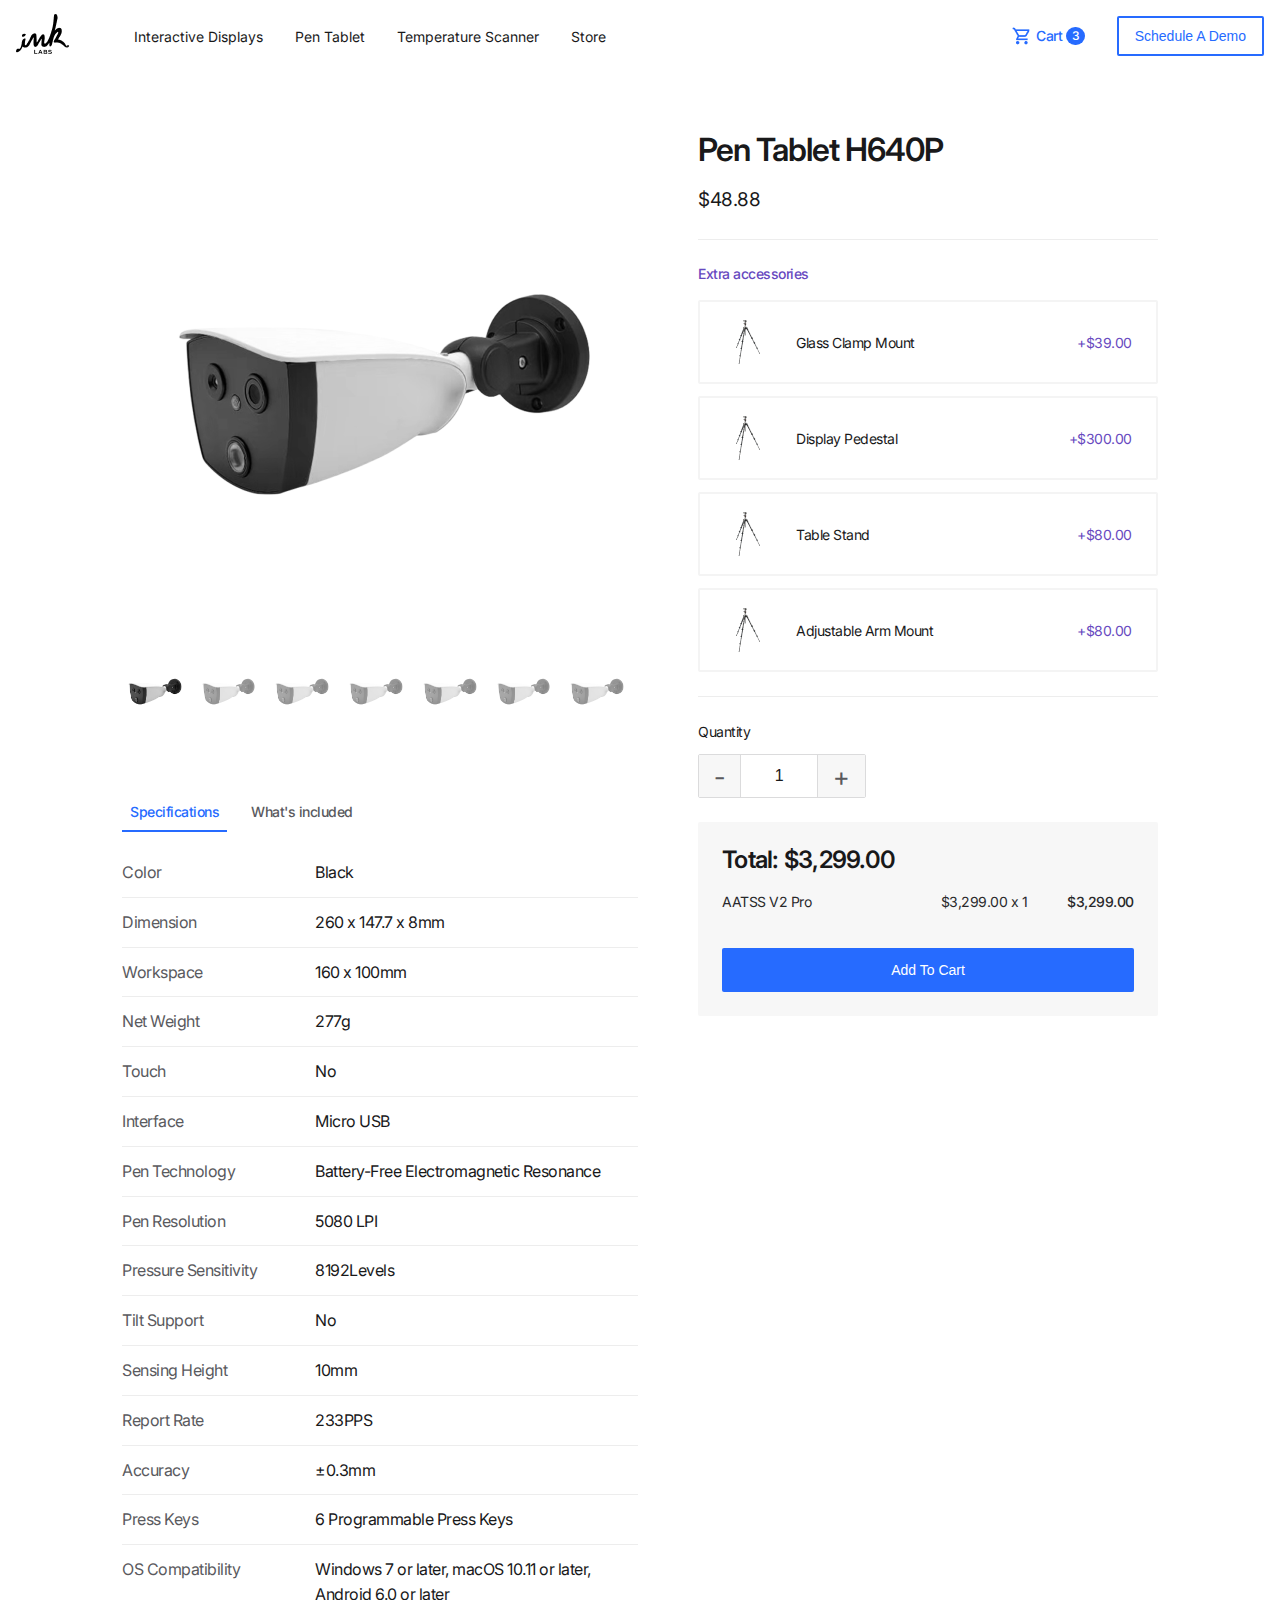
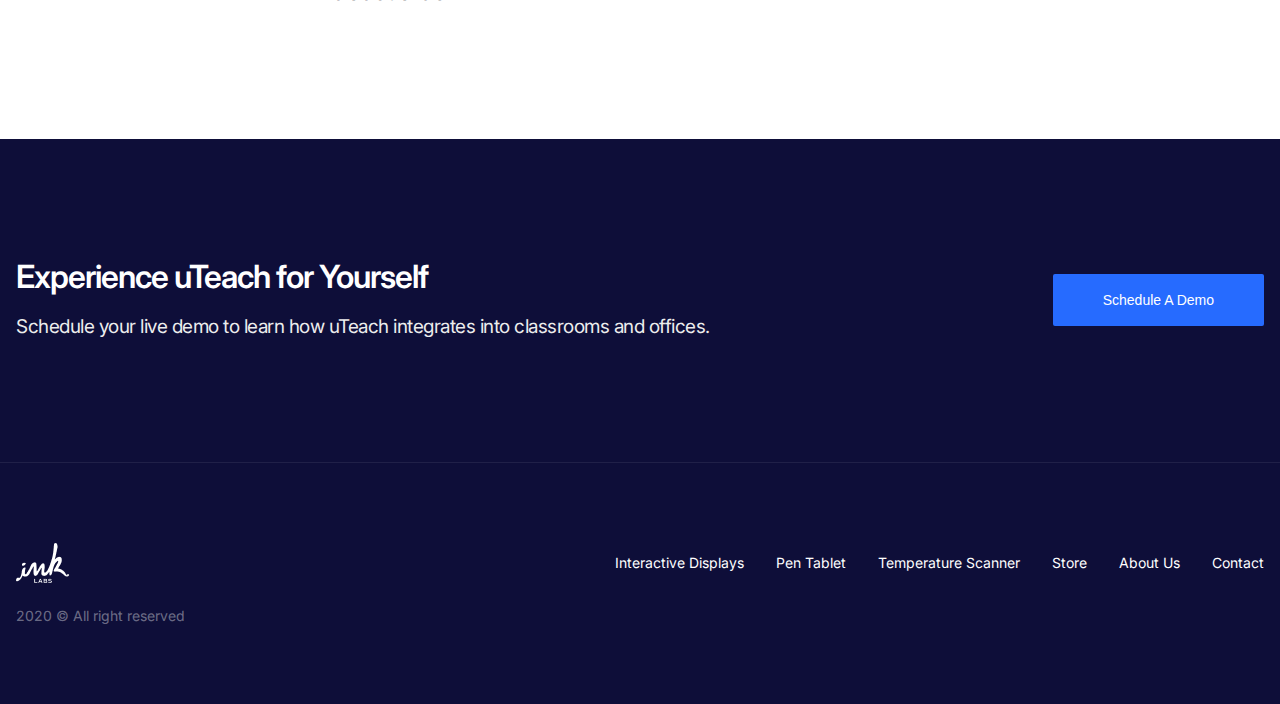
<file: html/product_card_2.html>
<html>
    <head>
        <title></title>
        <meta charset="utf-8">
        <meta name="viewport" content="width=device-width, initial-scale=1.0">
        <meta http-equiv="X-UA-Compatible" content="IE=edge">
        <link rel="stylesheet" href="https://use.fontawesome.com/releases/v5.8.1/css/all.css" integrity="sha384-50oBUHEmvpQ+1lW4y57PTFmhCaXp0ML5d60M1M7uH2+nqUivzIebhndOJK28anvf" crossorigin="anonymous">
    
        <link rel="stylesheet" href="../css/css/owl.theme.default.min.css">
        <link rel="stylesheet" href="../css/css/owl.carousel.min.css">
        <link rel="stylesheet" href="../css/sass/main.css">
        <link rel="stylesheet" href="../css/sass/responsive.css">
    </head>
<body>
    <main>
        <section class="welcome-wrap black">
            <header class="navigation-wrap eff1">
                <div class="inner-wrap">
                    <div class="menu">
                        <ul>
                            <li class="logo"><a href=""><img src="../img/logo_black.png" alt=""></a></li>
                            <li><a href="">Interactive Displays</a></li> 
                            <li><a href="">Pen Tablet</a></li> 
                            <li><a href="">Temperature Scanner</a></li> 
                            <li><a href="">Store</a></li> 
                        </ul>

                        <div class="menu-r">
                            <div class="cart">
                                <img src="../img/icons/cart.png" alt="">
                                Cart <span>3</span>
                            </div>
                            <button class="btn border_blue eff03">Schedule a Demo</button>
                        </div>
                    </div>
                </div>
            </header>
        </section>


        <section class="product_card_wrap">
            <div class="inner-wrap">
                <div class="left-wrap">
                    <div class="slider-wrap">
                        <div class="slider owl-carousel">
                            <div class="item" data-dot="<button style='background-image: url(../img/img30.png)' class='owl-dot'></button>">
                                <img src="../img/img30.png" alt="">
                            </div>
                            <div class="item" data-dot="<button style='background-image: url(../img/img30.png)' class='owl-dot'></button>">
                                <img src="../img/img30.png" alt="">
                            </div>
                            <div class="item" data-dot="<button style='background-image: url(../img/img30.png)' class='owl-dot'></button>">
                                <img src="../img/img30.png" alt="">
                            </div>
                            <div class="item" data-dot="<button style='background-image: url(../img/img30.png)' class='owl-dot'></button>">
                                <img src="../img/img30.png" alt="">
                            </div>
                            <div class="item" data-dot="<button style='background-image: url(../img/img30.png)' class='owl-dot'></button>">
                                <img src="../img/img30.png" alt="">
                            </div>
                            <div class="item" data-dot="<button style='background-image: url(../img/img30.png)' class='owl-dot'></button>">
                                <img src="../img/img30.png" alt="">
                            </div>
                            <div class="item" data-dot="<button style='background-image: url(../img/img30.png)' class='owl-dot'></button>">
                                <img src="../img/img30.png" alt="">
                            </div>
                        </div>
                    </div>

                <div class="show_mobile">
                    <div class="top-wrap">
                        <h1 class="title">Pen Tablet H640P</h1>
                        <div class="price">$48.88</div>
                    </div>


                    <div class="extra-accessories product_card_2">
                        <h1>Extra accessories</h1>

                        <div class="item-wrap">
                            <div class="item">
                                <div class="left">
                                    <img src="../img/img31.png" alt="">
                                    <h1>Glass Clamp Mount</h1>
                                </div>
                                <div class="price">+$39.00</div>
                            </div>
                            <div class="item">
                                <div class="left">
                                    <img src="../img/img31.png" alt="">
                                    <h1>Display Pedestal</h1>
                                </div>
                                <div class="price">+$300.00</div>
                            </div>
                            <div class="item">
                                <div class="left">
                                    <img src="../img/img31.png" alt="">
                                    <h1>Table Stand</h1>
                                </div>
                                <div class="price">+$80.00</div>
                            </div>
                            <div class="item">
                                <div class="left">
                                    <img src="../img/img31.png" alt="">
                                    <h1>Adjustable Arm Mount</h1>
                                </div>
                                <div class="price">+$80.00</div>
                            </div>


                        </div>
                    </div>


                    <div class="add-to-cart">
                        <div class="quantity">
                            <h1>Quantity</h1>
                            <div class="plus_minus">
                                <div class="minus">-</div>
                                <input value="1" type="number">
                                <div class="plus">+</div>
                            </div>
                        </div>

                        <div class="add-wrap">
                            <h1>Total: $3,299.00</h1>

                            <div class="flex">
                                <span>AATSS V2 Pro</span>
                                <div>
                                    <h1>$3,299.00 x 1</h1>
                                    <h1 class="price">$3,299.00</h1>
                                </div>
                            </div>

                            <button class="btn">Add to cart</button>
                        </div>
                    </div>
                </div>
                    <div class="tab_wrap">
                        <div class="tab_menu">
                            <ul>
                                <li class="active" rel="tab1">Specifications</li>
                                <li rel="tab2">What's included</li>
                            </ul>
                        </div>

                        
                        <div class="tab_items">
                            <ul>
                                <li class="active" id="tab1">
                                    <div class="specifications">
                                        <div class="inner-wrap">
                                            <div class="text">
                                                <ul>
                                                    <li>
                                                        <div class="left-wrap">Color</div>
                                                        <div class="right-wrap">
                                                            <span>Black</span>
                                                        </div>
                                                    </li>
                                                    <li>
                                                        <div class="left-wrap">Dimension</div>
                                                        <div class="right-wrap">
                                                            <span>260 x 147.7 x 8mm</span>
                                                        </div>
                                                    </li>
                                                    <li>
                                                        <div class="left-wrap">Workspace</div>
                                                        <div class="right-wrap">
                                                            <span>160 x 100mm</span>
                                                        </div>
                                                    </li>
                                                    <li>
                                                        <div class="left-wrap">Net Weight</div>
                                                        <div class="right-wrap">
                                                            <span>277g</span>
                                                        </div>
                                                    </li>
                                                    <li>
                                                        <div class="left-wrap">Touch</div>
                                                        <div class="right-wrap">
                                                            <span>No</span>
                                                        </div>
                                                    </li>
                                                    <li>
                                                        <div class="left-wrap">Interface</div>
                                                        <div class="right-wrap">
                                                            <span>Micro USB</span>
                                                        </div>
                                                    </li>
                                                    <li>
                                                        <div class="left-wrap">Pen Technology</div>
                                                        <div class="right-wrap">
                                                            <span>Battery-Free Electromagnetic Resonance</span>
                                                        </div>
                                                    </li>
                                                    <li>
                                                        <div class="left-wrap">Pen Resolution</div>
                                                        <div class="right-wrap">
                                                            <span>5080 LPI</span>
                                                        </div>
                                                    </li>
                                                    <li>
                                                        <div class="left-wrap">Pressure Sensitivity</div>
                                                        <div class="right-wrap">
                                                            <span>8192Levels</span>
                                                        </div>
                                                    </li>
                                                    <li>
                                                        <div class="left-wrap">Tilt Support</div>
                                                        <div class="right-wrap">
                                                            <span>No</span>
                                                        </div>
                                                    </li>
                                                    <li>
                                                        <div class="left-wrap">Sensing Height</div>
                                                        <div class="right-wrap">
                                                            <span>10mm</span>
                                                        </div>
                                                    </li>
                                                    <li>
                                                        <div class="left-wrap">Report Rate</div>
                                                        <div class="right-wrap">
                                                            <span>233PPS</span>
                                                        </div>
                                                    </li>
                                                    <li>
                                                        <div class="left-wrap">Accuracy</div>
                                                        <div class="right-wrap">
                                                            <span>±0.3mm</span>
                                                        </div>
                                                    </li>
                                                    <li>
                                                        <div class="left-wrap">Press Keys</div>
                                                        <div class="right-wrap">
                                                            <span>6 Programmable Press Keys</span>
                                                        </div>
                                                    </li>
                                                    <li>
                                                        <div class="left-wrap">OS Compatibility</div>
                                                        <div class="right-wrap">
                                                            <span>Windows 7 or later, macOS 10.11 or later, Android 6.0 or later</span>
                                                        </div>
                                                    </li>
                                                   
                                                </ul>
                                            </div>
                                        </div>
                                    </div>
                                </li>

                                <li id="tab2">
                                    <div class="specifications">
                                        <div class="inner-wrap">
                                            <div class="text included">
                                                <ul>
                                                    <li>
                                                        <div class="left-wrap">Pen Tablet H640P</div>
                                                        <div class="right-wrap">
                                                            <span>x1</span>
                                                        </div>
                                                    </li>
                                                    <li>
                                                        <div class="left-wrap">Micro USB Cable</div>
                                                        <div class="right-wrap">
                                                            <span>x1</span>
                                                        </div>
                                                    </li>
                                                    <li>
                                                        <div class="left-wrap">Battery-free Pen PW100</div>
                                                        <div class="right-wrap">
                                                            <span>x8</span>
                                                        </div>
                                                    </li>
                                                    <li>
                                                        <div class="left-wrap">Pen Nibs</div>
                                                        <div class="right-wrap">
                                                            <span>x1</span>
                                                        </div>
                                                    </li>
                                                    <li>
                                                        <div class="left-wrap">Pen Holder</div>
                                                        <div class="right-wrap">
                                                            <span>x1</span>
                                                        </div>
                                                    </li>
                                                    <li>
                                                        <div class="left-wrap">USB Adapter (USB-C & Micro USB)</div>
                                                        <div class="right-wrap">
                                                            <span>x2</span>
                                                        </div>
                                                    </li>
                                                    <li>
                                                        <div class="left-wrap">Quick Start Guide</div>
                                                        <div class="right-wrap">
                                                            <span>x1</span>
                                                        </div>
                                                    </li>
                                                </ul>
                                            </div>
                                        </div>
                                    </div>
                                </li>
                            </ul>
                        </div>
                    </div>
                </div>

                <div class="right-wrap">
                    <div class="top-wrap">
                        <h1 class="title">Pen Tablet H640P</h1>
                        <div class="price">$48.88</div>
                    </div>


                    <div class="extra-accessories product_card_2">
                        <h1>Extra accessories</h1>

                        <div class="item-wrap">
                            <div class="item">
                                <div class="left">
                                    <img src="../img/img31.png" alt=""> 
                                    <h1>Glass Clamp Mount</h1>
                                </div>
                                <div class="price">+$39.00</div>
                            </div>
                            <div class="item">
                                <div class="left">
                                    <img src="../img/img31.png" alt=""> 
                                    <h1>Display Pedestal</h1>
                                </div>
                                <div class="price">+$300.00</div>
                            </div>
                            <div class="item">
                                <div class="left">
                                    <img src="../img/img31.png" alt=""> 
                                    <h1>Table Stand</h1>
                                </div>
                                <div class="price">+$80.00</div>
                            </div>
                            <div class="item">
                                <div class="left">
                                    <img src="../img/img31.png" alt=""> 
                                    <h1>Adjustable Arm Mount</h1>
                                </div>
                                <div class="price">+$80.00</div>
                            </div>

               
                        </div>
                    </div>


                    <div class="add-to-cart">
                        <div class="quantity">
                            <h1>Quantity</h1>
                            <div class="plus_minus">
                                <div class="minus">-</div>
                                <input value="1" type="number">
                                <div class="plus">+</div>
                            </div>
                        </div>

                        <div class="add-wrap">
                            <h1>Total: $3,299.00</h1>

                            <div class="flex">
                                <span>AATSS V2 Pro</span>
                                <div>
                                    <h1>$3,299.00 x 1</h1>
                                    <h1 class="price">$3,299.00</h1>
                                </div>
                            </div>

                            <button class="btn">Add to cart</button>
                        </div>
                    </div>
                </div>
            </div>
        </section>


         
    </main>





    <footer>
        <div class="top-wrap">
            <div class="inner-wrap">

                <div class="text">
                    <h1>Experience uTeach for Yourself</h1>
                    <p>Schedule your live demo to learn how uTeach integrates into classrooms and offices.</p>
                </div>
                <button class="btn">Schedule a Demo</button>
            </div>
        </div>

        <div class="bottom-wrap">
            <div class="inner-wrap">
                <div class="menu">
                    <div class="logo">
                        <a href=""><img src="../img/logo_white.png" alt=""></a> 
                    </div>
                    <ul>
                        <li><a href="">Interactive Displays</a></li>
                        <li><a href="">Pen Tablet</a></li>
                        <li><a href="">Temperature Scanner</a></li>
                        <li><a href="">Store</a></li>
                        <li><a href="">About Us</a></li>
                        <li><a href="">Contact</a></li>
                    </ul>
                </div>

                <div class="social-links">
                    <p>2020 © All right reserved</p>
                    <ul>
                        <li><a href=""><i class="fab fa-facebook-square"></i></a></li>
                        <li><a href=""><i class="fab fa-twitter"></i></a></li>
                        <li><a href=""><i class="fab fa-youtube"></i></a></li>
                    </ul>
                </div>
            </div>
        </div>
    </footer>


    <script type="text/javascript" src="../js/jquery.js"></script>
    <script type="text/javascript" src="../js/owl.carousel.min.js"></script>
    <script type="text/javascript" src="../js/jquery-ui.js"></script>
    <script type="text/javascript" src="../js/main.js"></script>
</body>

</html>
</file>
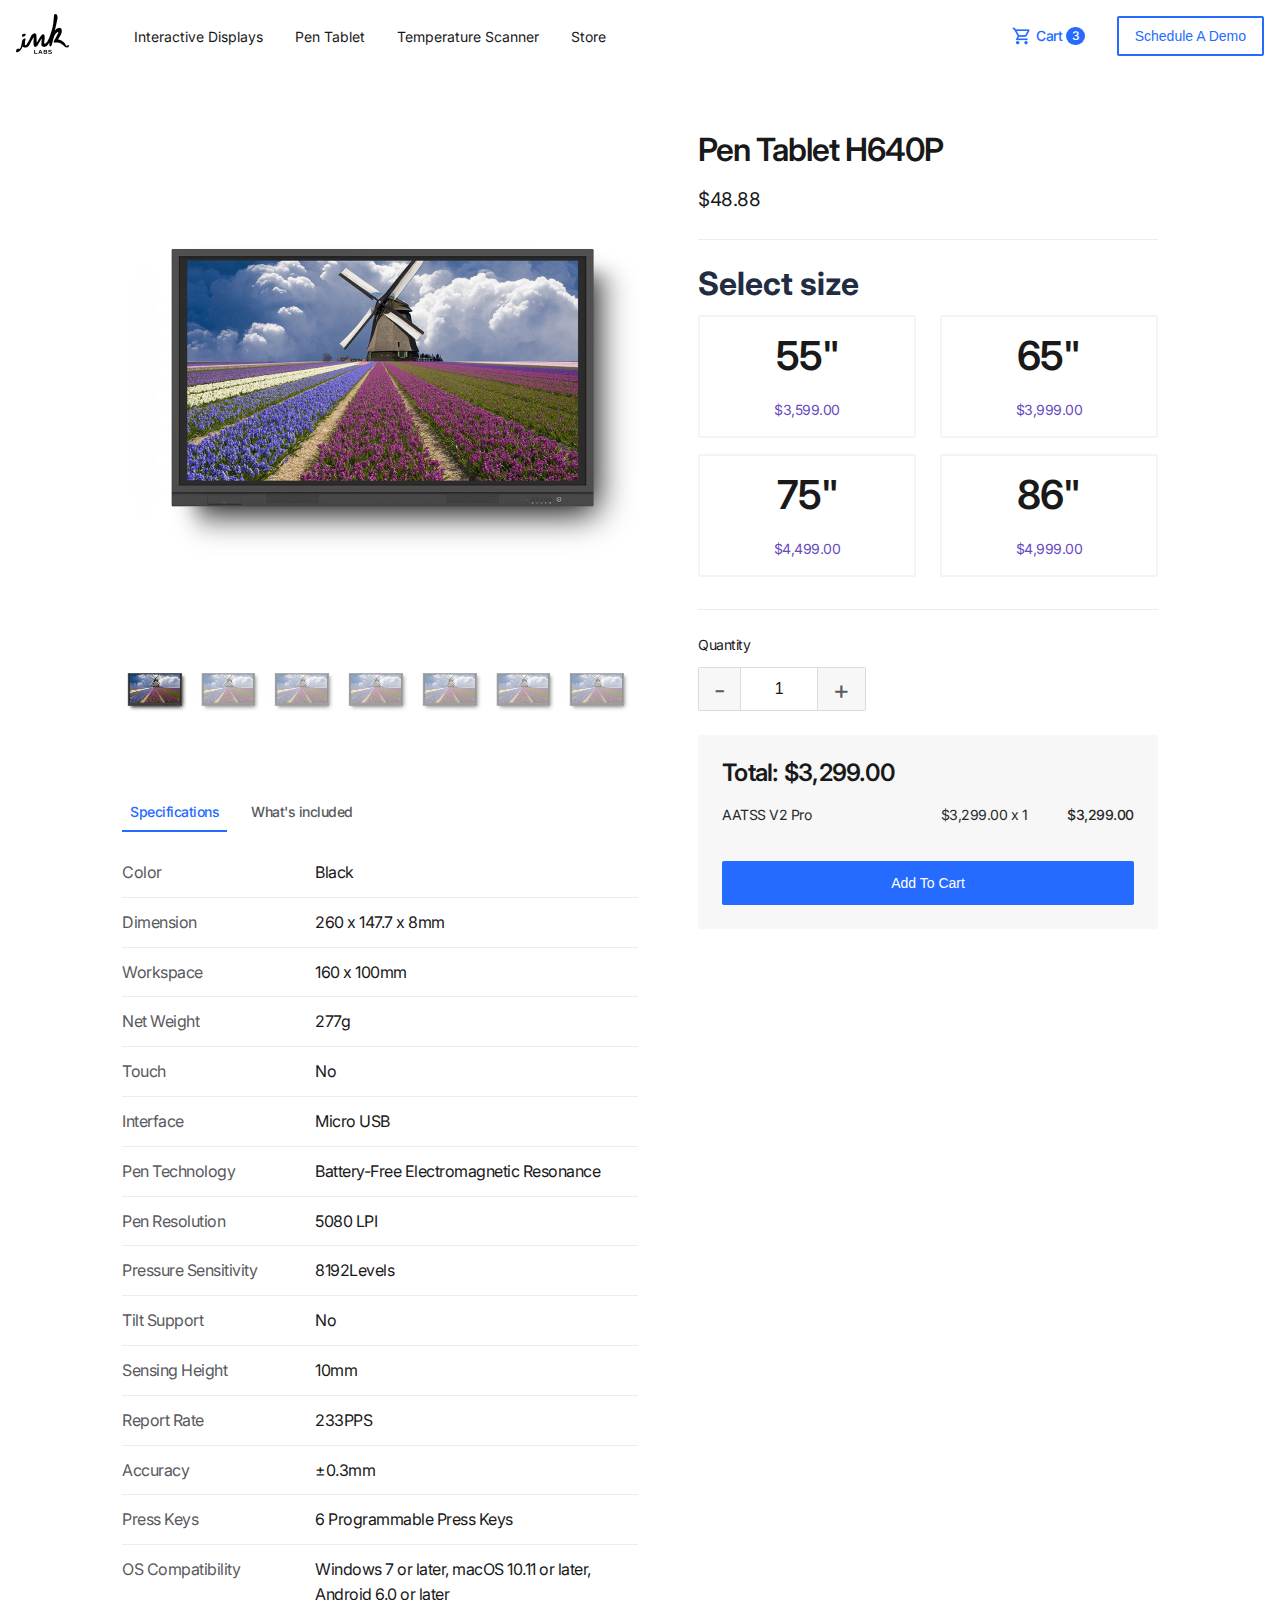
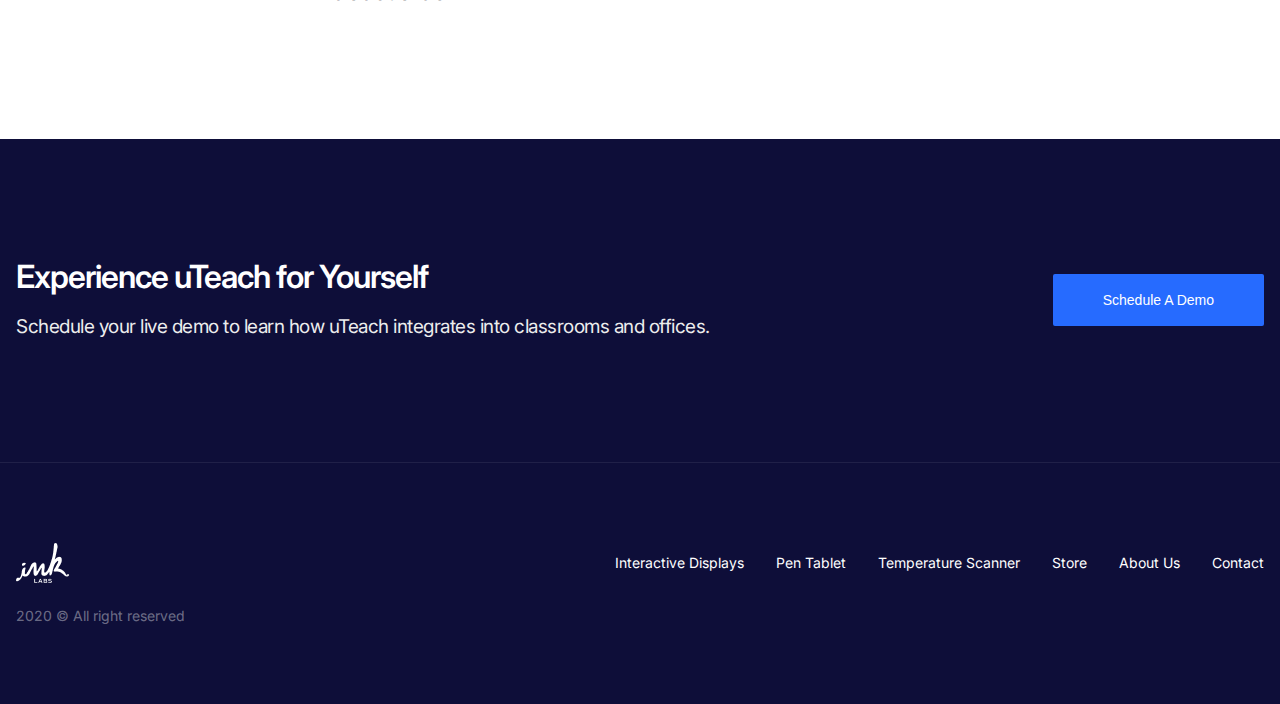
<file: html/product_card_3.html>
<html>
    <head>
        <title></title>
        <meta charset="utf-8">
        <meta name="viewport" content="width=device-width, initial-scale=1.0">
        <meta http-equiv="X-UA-Compatible" content="IE=edge">
        <link rel="stylesheet" href="https://use.fontawesome.com/releases/v5.8.1/css/all.css" integrity="sha384-50oBUHEmvpQ+1lW4y57PTFmhCaXp0ML5d60M1M7uH2+nqUivzIebhndOJK28anvf" crossorigin="anonymous">
    
        <link rel="stylesheet" href="../css/css/owl.theme.default.min.css">
        <link rel="stylesheet" href="../css/css/owl.carousel.min.css">
        <link rel="stylesheet" href="../css/sass/main.css">
        <link rel="stylesheet" href="../css/sass/responsive.css">
    </head>
<body>
    <main>
        <section class="welcome-wrap black">
            <header class="navigation-wrap eff1">
                <div class="inner-wrap">
                    <div class="menu">
                        <ul>
                            <li class="logo"><a href=""><img src="../img/logo_black.png" alt=""></a></li>
                            <li><a href="">Interactive Displays</a></li> 
                            <li><a href="">Pen Tablet</a></li> 
                            <li><a href="">Temperature Scanner</a></li> 
                            <li><a href="">Store</a></li> 
                        </ul>

                        <div class="menu-r">
                            <div class="cart">
                                <img src="../img/icons/cart.png" alt="">
                                Cart <span>3</span>
                            </div>
                            <button class="btn border_blue eff03">Schedule a Demo</button>
                        </div>
                    </div>
                </div>
            </header>
        </section>


        <section class="product_card_wrap">
            <div class="inner-wrap">
                <div class="left-wrap">
                    <div class="slider-wrap">
                        <div class="slider owl-carousel">
                            <div class="item" data-dot="<button style='background-image: url(../img/img32.png)' class='owl-dot'></button>">
                                <img src="../img/img32.png" alt="">
                            </div>
                            <div class="item" data-dot="<button style='background-image: url(../img/img32.png)' class='owl-dot'></button>">
                                <img src="../img/img32.png" alt="">
                            </div>
                            <div class="item" data-dot="<button style='background-image: url(../img/img32.png)' class='owl-dot'></button>">
                                <img src="../img/img32.png" alt="">
                            </div>
                            <div class="item" data-dot="<button style='background-image: url(../img/img32.png)' class='owl-dot'></button>">
                                <img src="../img/img32.png" alt="">
                            </div>
                            <div class="item" data-dot="<button style='background-image: url(../img/img32.png)' class='owl-dot'></button>">
                                <img src="../img/img32.png" alt="">
                            </div>
                            <div class="item" data-dot="<button style='background-image: url(../img/img32.png)' class='owl-dot'></button>">
                                <img src="../img/img32.png" alt="">
                            </div>
                            <div class="item" data-dot="<button style='background-image: url(../img/img32.png)' class='owl-dot'></button>">
                                <img src="../img/img32.png" alt="">
                            </div>
                        </div>
                    </div>

                    <div class="show_mobile">
                        <div class="top-wrap">
                            <h1 class="title">Pen Tablet H640P</h1>
                            <div class="price">$48.88</div>
                        </div>


                        <div class="extra-accessories product_card_3">
                            <div class="item-wrap">
                                <div class="item">
                                    <h1>Select size</h1>
                                    <ul>
                                        <li>
                                            <h1>55"</h1>
                                            <div class="price">$3,599.00</div>
                                        </li>
                                        <li>
                                            <h1>65"</h1>
                                            <div class="price">$3,999.00</div>
                                        </li>
                                        <li>
                                            <h1>75"</h1>
                                            <div class="price">$4,499.00</div>
                                        </li>
                                        <li>
                                            <h1>86"</h1>
                                            <div class="price">$4,999.00</div>
                                        </li>
                                    </ul>
                                </div>
                            </div>
                        </div>


                        <div class="add-to-cart">
                            <div class="quantity">
                                <h1>Quantity</h1>
                                <div class="plus_minus">
                                    <div class="minus">-</div>
                                    <input value="1" type="number">
                                    <div class="plus">+</div>
                                </div>
                            </div>

                            <div class="add-wrap">
                                <h1>Total: $3,299.00</h1>

                                <div class="flex">
                                    <span>AATSS V2 Pro</span>
                                    <div>
                                        <h1>$3,299.00 x 1</h1>
                                        <h1 class="price">$3,299.00</h1>
                                    </div>
                                </div>

                                <button class="btn">Add to cart</button>
                            </div>
                        </div>
                    </div>




                    <div class="tab_wrap">
                        <div class="tab_menu">
                            <ul>
                                <li class="active" rel="tab1">Specifications</li>
                                <li rel="tab2">What's included</li>
                            </ul>
                        </div>

                        
                        <div class="tab_items">
                            <ul>
                                <li class="active" id="tab1">
                                    <div class="specifications">
                                        <div class="inner-wrap">
                                            <div class="text">
                                                <ul>
                                                    <li>
                                                        <div class="left-wrap">Color</div>
                                                        <div class="right-wrap">
                                                            <span>Black</span>
                                                        </div>
                                                    </li>
                                                    <li>
                                                        <div class="left-wrap">Dimension</div>
                                                        <div class="right-wrap">
                                                            <span>260 x 147.7 x 8mm</span>
                                                        </div>
                                                    </li>
                                                    <li>
                                                        <div class="left-wrap">Workspace</div>
                                                        <div class="right-wrap">
                                                            <span>160 x 100mm</span>
                                                        </div>
                                                    </li>
                                                    <li>
                                                        <div class="left-wrap">Net Weight</div>
                                                        <div class="right-wrap">
                                                            <span>277g</span>
                                                        </div>
                                                    </li>
                                                    <li>
                                                        <div class="left-wrap">Touch</div>
                                                        <div class="right-wrap">
                                                            <span>No</span>
                                                        </div>
                                                    </li>
                                                    <li>
                                                        <div class="left-wrap">Interface</div>
                                                        <div class="right-wrap">
                                                            <span>Micro USB</span>
                                                        </div>
                                                    </li>
                                                    <li>
                                                        <div class="left-wrap">Pen Technology</div>
                                                        <div class="right-wrap">
                                                            <span>Battery-Free Electromagnetic Resonance</span>
                                                        </div>
                                                    </li>
                                                    <li>
                                                        <div class="left-wrap">Pen Resolution</div>
                                                        <div class="right-wrap">
                                                            <span>5080 LPI</span>
                                                        </div>
                                                    </li>
                                                    <li>
                                                        <div class="left-wrap">Pressure Sensitivity</div>
                                                        <div class="right-wrap">
                                                            <span>8192Levels</span>
                                                        </div>
                                                    </li>
                                                    <li>
                                                        <div class="left-wrap">Tilt Support</div>
                                                        <div class="right-wrap">
                                                            <span>No</span>
                                                        </div>
                                                    </li>
                                                    <li>
                                                        <div class="left-wrap">Sensing Height</div>
                                                        <div class="right-wrap">
                                                            <span>10mm</span>
                                                        </div>
                                                    </li>
                                                    <li>
                                                        <div class="left-wrap">Report Rate</div>
                                                        <div class="right-wrap">
                                                            <span>233PPS</span>
                                                        </div>
                                                    </li>
                                                    <li>
                                                        <div class="left-wrap">Accuracy</div>
                                                        <div class="right-wrap">
                                                            <span>±0.3mm</span>
                                                        </div>
                                                    </li>
                                                    <li>
                                                        <div class="left-wrap">Press Keys</div>
                                                        <div class="right-wrap">
                                                            <span>6 Programmable Press Keys</span>
                                                        </div>
                                                    </li>
                                                    <li>
                                                        <div class="left-wrap">OS Compatibility</div>
                                                        <div class="right-wrap">
                                                            <span>Windows 7 or later, macOS 10.11 or later, Android 6.0 or later</span>
                                                        </div>
                                                    </li>
                                                   
                                                </ul>
                                            </div>
                                        </div>
                                    </div>
                                </li>

                                <li id="tab2">
                                    <div class="specifications">
                                        <div class="inner-wrap">
                                            <div class="text included">
                                                <ul>
                                                    <li>
                                                        <div class="left-wrap">Pen Tablet H640P</div>
                                                        <div class="right-wrap">
                                                            <span>x1</span>
                                                        </div>
                                                    </li>
                                                    <li>
                                                        <div class="left-wrap">Micro USB Cable</div>
                                                        <div class="right-wrap">
                                                            <span>x1</span>
                                                        </div>
                                                    </li>
                                                    <li>
                                                        <div class="left-wrap">Battery-free Pen PW100</div>
                                                        <div class="right-wrap">
                                                            <span>x8</span>
                                                        </div>
                                                    </li>
                                                    <li>
                                                        <div class="left-wrap">Pen Nibs</div>
                                                        <div class="right-wrap">
                                                            <span>x1</span>
                                                        </div>
                                                    </li>
                                                    <li>
                                                        <div class="left-wrap">Pen Holder</div>
                                                        <div class="right-wrap">
                                                            <span>x1</span>
                                                        </div>
                                                    </li>
                                                    <li>
                                                        <div class="left-wrap">USB Adapter (USB-C & Micro USB)</div>
                                                        <div class="right-wrap">
                                                            <span>x2</span>
                                                        </div>
                                                    </li>
                                                    <li>
                                                        <div class="left-wrap">Quick Start Guide</div>
                                                        <div class="right-wrap">
                                                            <span>x1</span>
                                                        </div>
                                                    </li>
                                                </ul>
                                            </div>
                                        </div>
                                    </div>
                                </li>
                            </ul>
                        </div>
                    </div>
                </div>

                <div class="right-wrap">
                    <div class="top-wrap">
                        <h1 class="title">Pen Tablet H640P</h1>
                        <div class="price">$48.88</div>
                    </div>


                    <div class="extra-accessories product_card_3">
                        <div class="item-wrap">
                            <div class="item">
                                <h1>Select size</h1>
                                <ul>
                                    <li>
                                        <h1>55"</h1>
                                        <div class="price">$3,599.00</div>
                                    </li>
                                    <li>
                                        <h1>65"</h1>
                                        <div class="price">$3,999.00</div>
                                    </li>
                                    <li>
                                        <h1>75"</h1>
                                        <div class="price">$4,499.00</div>
                                    </li>
                                    <li>
                                        <h1>86"</h1>
                                        <div class="price">$4,999.00</div>
                                    </li>
                                </ul>
                            </div> 
                        </div>
                    </div>


                    <div class="add-to-cart">
                        <div class="quantity">
                            <h1>Quantity</h1>
                            <div class="plus_minus">
                                <div class="minus">-</div>
                                <input value="1" type="number">
                                <div class="plus">+</div>
                            </div>
                        </div>

                        <div class="add-wrap">
                            <h1>Total: $3,299.00</h1>

                            <div class="flex">
                                <span>AATSS V2 Pro</span>
                                <div>
                                    <h1>$3,299.00 x 1</h1>
                                    <h1 class="price">$3,299.00</h1>
                                </div>
                            </div>

                            <button class="btn">Add to cart</button>
                        </div>
                    </div>
                </div>
            </div>
        </section>


         
    </main>





    <footer>
        <div class="top-wrap">
            <div class="inner-wrap">

                <div class="text">
                    <h1>Experience uTeach for Yourself</h1>
                    <p>Schedule your live demo to learn how uTeach integrates into classrooms and offices.</p>
                </div>
                <button class="btn">Schedule a Demo</button>
            </div>
        </div>

        <div class="bottom-wrap">
            <div class="inner-wrap">
                <div class="menu">
                    <div class="logo">
                        <a href=""><img src="../img/logo_white.png" alt=""></a> 
                    </div>
                    <ul>
                        <li><a href="">Interactive Displays</a></li>
                        <li><a href="">Pen Tablet</a></li>
                        <li><a href="">Temperature Scanner</a></li>
                        <li><a href="">Store</a></li>
                        <li><a href="">About Us</a></li>
                        <li><a href="">Contact</a></li>
                    </ul>
                </div>

                <div class="social-links">
                    <p>2020 © All right reserved</p>
                    <ul>
                        <li><a href=""><i class="fab fa-facebook-square"></i></a></li>
                        <li><a href=""><i class="fab fa-twitter"></i></a></li>
                        <li><a href=""><i class="fab fa-youtube"></i></a></li>
                    </ul>
                </div>
            </div>
        </div>
    </footer>


    <script type="text/javascript" src="../js/jquery.js"></script>
    <script type="text/javascript" src="../js/owl.carousel.min.js"></script>
    <script type="text/javascript" src="../js/jquery-ui.js"></script>
    <script type="text/javascript" src="../js/main.js"></script>
</body>

</html>
</file>
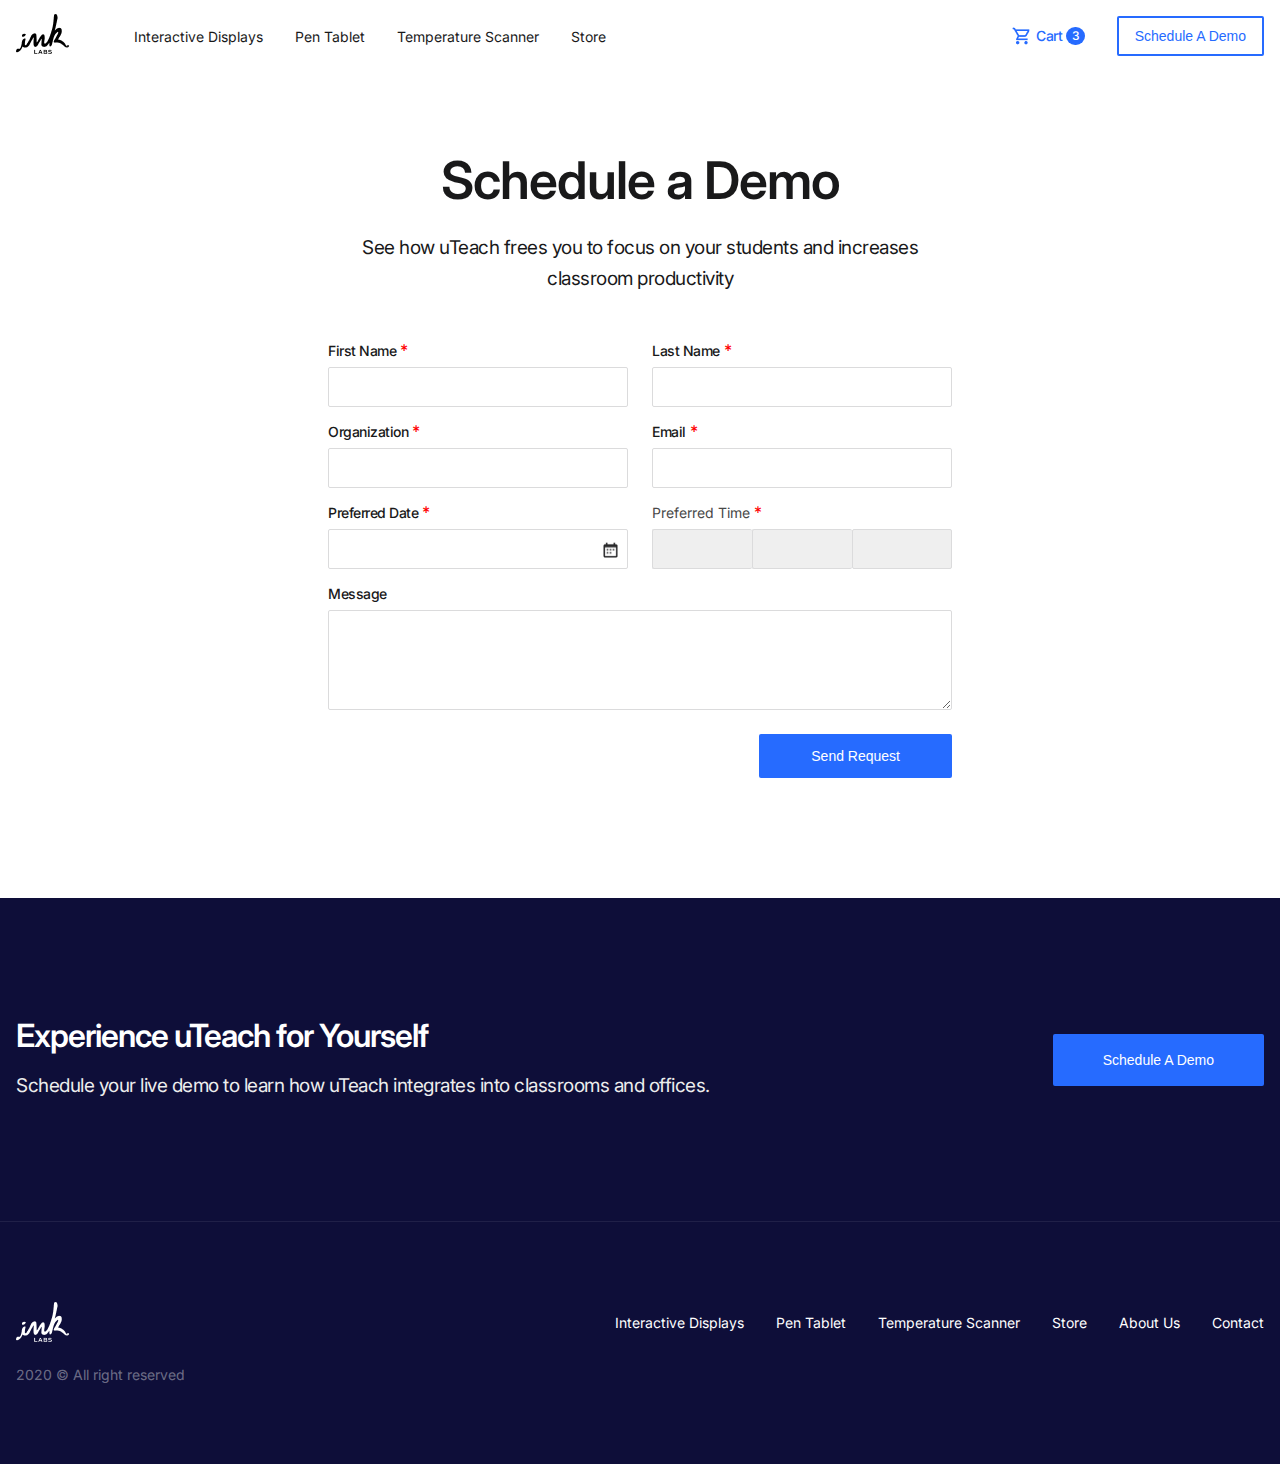
<file: html/ScheduleDemo.html>
<html>
    <head>
        <title></title>
        <meta charset="utf-8">
        <meta name="viewport" content="width=device-width, initial-scale=1.0">
        <meta http-equiv="X-UA-Compatible" content="IE=edge">
        <link rel="stylesheet" href="https://use.fontawesome.com/releases/v5.8.1/css/all.css" integrity="sha384-50oBUHEmvpQ+1lW4y57PTFmhCaXp0ML5d60M1M7uH2+nqUivzIebhndOJK28anvf" crossorigin="anonymous">
    
        <link rel="stylesheet" href="../css/css/owl.theme.default.min.css">
        <link rel="stylesheet" href="../css/css/owl.carousel.min.css">
        <link rel="stylesheet" href="../css/css/jquery-ui.css">
        <link rel="stylesheet" href="../css/sass/main.css">
        <link rel="stylesheet" href="../css/sass/responsive.css">
    </head>
<body>
    <main>
        <section class="welcome-wrap black">
            <header class="navigation-wrap eff1">
                <div class="inner-wrap">
                    <div class="menu">
                        <ul>
                            <li class="logo"><a href=""><img src="../img/logo_black.png" alt=""></a></li>
                            <li><a href="">Interactive Displays</a></li> 
                            <li><a href="">Pen Tablet</a></li> 
                            <li><a href="">Temperature Scanner</a></li> 
                            <li><a href="">Store</a></li> 
                        </ul>

                        <div class="menu-r">
                            <div class="cart">
                                <img src="../img/icons/cart.png" alt="">
                                Cart <span>3</span>
                            </div>
                            <button class="btn border_blue eff03">Schedule a Demo</button>
                        </div>
                    </div>
                </div>
            </header>
        </section>

        <section class="ScheduleDemo">
            <div class="inner-wrap">
                <h1>Schedule a Demo</h1>
                <p>See how uTeach frees you to focus on your students and increases classroom productivity</p>
                <div class="ScheduleDemo-wrap">
                    <div class="row">
                        <div class="input-wrap">
                            <label class="required" for="">First Name</label>
                            <input type="text">
                        </div>
                        <div class="input-wrap">
                            <label class="required" for="">Last Name</label>
                            <input type="text">
                        </div>
                    </div>

                    <div class="row">
                        <div class="input-wrap">
                            <label class="required" for="">Organization</label>
                            <input type="text">
                        </div>
                        <div class="input-wrap">
                            <label class="required" for="">Email</label>
                            <input type="text">
                        </div>
                    </div>

                    <div class="row">
                        <div class="input-wrap">
                            <label class="required" for="">Preferred Date</label>
                            <input type="text" id="preferred_date">
                            <img src="../img/icons/icon24.png" alt="">
                        </div>

                        <div class="select-wrap preferred_time">
                            <label class="required" for="">Preferred Time</label>
                            <div class="preferred_time_wrap">
                                <div class="select-wrap">
                                    <select name="" id="">
                                        <option value=""></option>
                                        <option value="">Option 1</option>
                                    </select>
                                </div>
                                <div class="select-wrap">
                                    <select name="" id="">
                                        <option value=""></option>
                                        <option value="">Option 1</option>
                                    </select>
                                </div>
                                <div class="select-wrap">
                                    <select name="" id="">
                                        <option value=""></option>
                                        <option value="">AM</option>
                                        <option value="">PM</option>
                                    </select>
                                </div>
                                
                  
                            </div>
                        </div>
                    </div>
                    
     
                   
                    <div class="row">
                        <div class="input-wrap">
                            <label class="" for="">Message</label>
                            <textarea name="" id="" cols="30" rows="10"></textarea>
                        </div>
                    </div>

                    <button class="btn">Send request</button>
                    
                </div>
            </div>
        </section>
 
         
    </main>





    <footer>
        <div class="top-wrap">
            <div class="inner-wrap">

                <div class="text">
                    <h1>Experience uTeach for Yourself</h1>
                    <p>Schedule your live demo to learn how uTeach integrates into classrooms and offices.</p>
                </div>
                <button class="btn">Schedule a Demo</button>
            </div>
        </div>

        <div class="bottom-wrap">
            <div class="inner-wrap">
                <div class="menu">
                    <div class="logo">
                        <a href=""><img src="../img/logo_white.png" alt=""></a> 
                    </div>
                    <ul>
                        <li><a href="">Interactive Displays</a></li>
                        <li><a href="">Pen Tablet</a></li>
                        <li><a href="">Temperature Scanner</a></li>
                        <li><a href="">Store</a></li>
                        <li><a href="">About Us</a></li>
                        <li><a href="">Contact</a></li>
                    </ul>
                </div>

                <div class="social-links">
                    <p>2020 © All right reserved</p>
                    <ul>
                        <li><a href=""><i class="fab fa-facebook-square"></i></a></li>
                        <li><a href=""><i class="fab fa-twitter"></i></a></li>
                        <li><a href=""><i class="fab fa-youtube"></i></a></li>
                    </ul>
                </div>
            </div>
        </div>
    </footer>


    <script type="text/javascript" src="../js/jquery.js"></script>
    <script type="text/javascript" src="../js/owl.carousel.min.js"></script>
    <script type="text/javascript" src="../js/jquery-ui.js"></script>
    <script type="text/javascript" src="../js/main.js"></script>
</body>

</html>
</file>
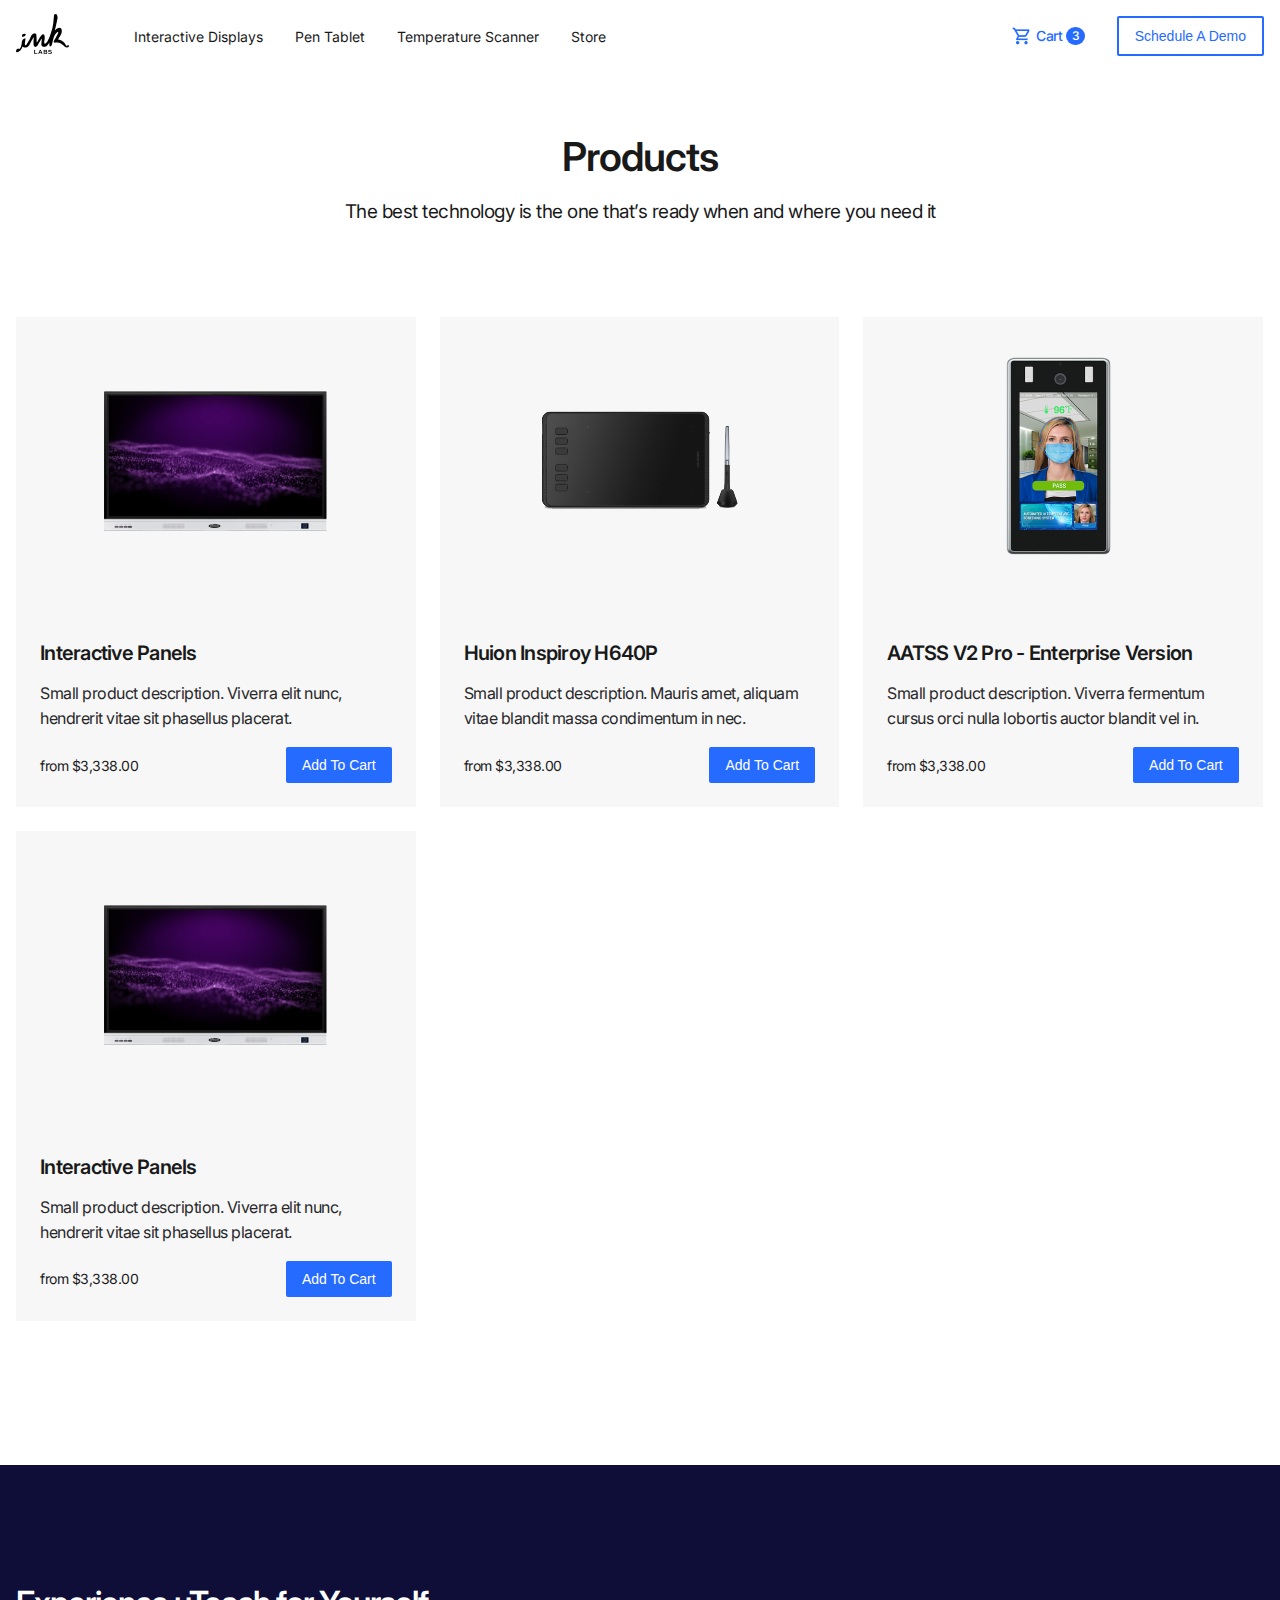
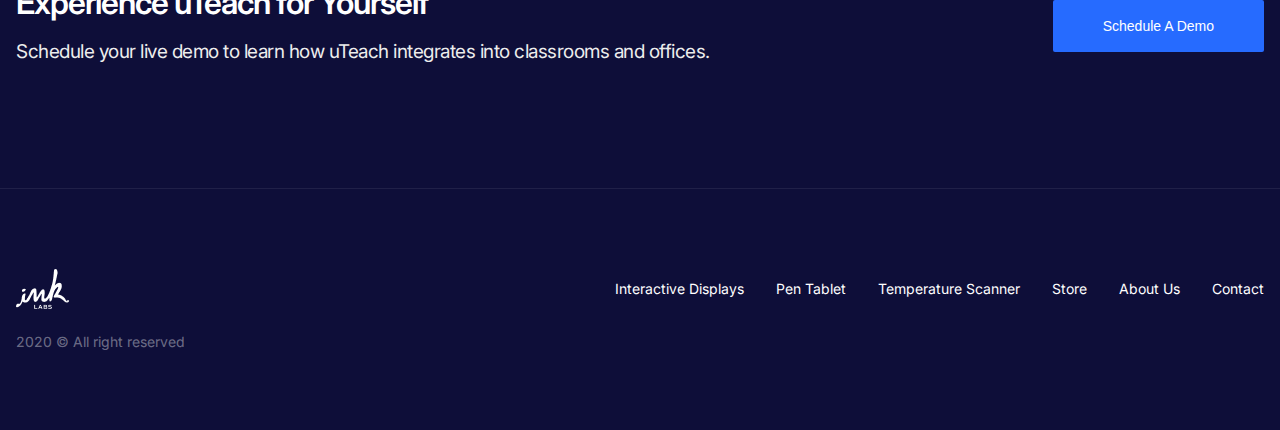
<file: html/shop.html>
<html>
    <head>
        <title></title>
        <meta charset="utf-8">
        <meta name="viewport" content="width=device-width, initial-scale=1.0">
        <meta http-equiv="X-UA-Compatible" content="IE=edge">
        <link rel="stylesheet" href="https://use.fontawesome.com/releases/v5.8.1/css/all.css" integrity="sha384-50oBUHEmvpQ+1lW4y57PTFmhCaXp0ML5d60M1M7uH2+nqUivzIebhndOJK28anvf" crossorigin="anonymous">
    
        <link rel="stylesheet" href="../css/css/owl.theme.default.min.css">
        <link rel="stylesheet" href="../css/css/owl.carousel.min.css">
        <link rel="stylesheet" href="../css/sass/main.css">
        <link rel="stylesheet" href="../css/sass/responsive.css">
    </head>
<body>
    <main>
        <section class="welcome-wrap black">
            <header class="navigation-wrap eff1">
                <div class="inner-wrap">
                    <div class="menu">
                        <ul>
                            <li class="logo"><a href=""><img src="../img/logo_black.png" alt=""></a></li>
                            <li><a href="">Interactive Displays</a></li> 
                            <li><a href="">Pen Tablet</a></li> 
                            <li><a href="">Temperature Scanner</a></li> 
                            <li><a href="">Store</a></li> 
                        </ul>

                        <div class="menu-r">
                            <div class="cart">
                                <img src="../img/icons/cart.png" alt="">
                                Cart <span>3</span>
                            </div>
                            <button class="btn border_blue eff03">Schedule a Demo</button>
                        </div>
                    </div>
                </div>
            </header>
        </section>

        <section class="products-wrap">
            <div class="inner-wrap">
                <div class="text">
                    <h1>Products</h1>
                    <p>The best technology is the one that’s ready when and where you need it</p>
                </div>

                <div class="item-wrap">
                    <div class="item">
                        <div class="img">
                            <img src="../img/img8.png" alt="">
                        </div>

                        <div class="text">
                            <h1>Interactive Panels</h1>
                            <p>Small product description. Viverra elit nunc, hendrerit vitae sit phasellus placerat.</p>

                            <div class="price">
                                <span>from $3,338.00</span>
                                <button class="btn">Add to cart</button>
                            </div>
                        </div>
                    </div>
                    <div class="item">
                        <div class="img">
                            <img src="../img/img7.png" alt="">
                        </div>

                        <div class="text">
                            <h1>Huion Inspiroy H640P</h1>
                            <p>Small product description. Mauris amet, aliquam vitae blandit massa condimentum in nec.</p>

                            <div class="price">
                                <span>from $3,338.00</span>
                                <button class="btn">Add to cart</button>
                            </div>
                        </div>
                    </div>
                    <div class="item">
                        <div class="img">
                            <img src="../img/img9.png" alt="">
                        </div>

                        <div class="text">
                            <h1>AATSS V2 Pro - Enterprise Version</h1>
                            <p>Small product description. Viverra fermentum cursus orci nulla lobortis auctor blandit vel in.</p>

                            <div class="price">
                                <span>from $3,338.00</span>
                                <button class="btn">Add to cart</button>
                            </div>
                        </div>
                    </div>
                    <div class="item">
                        <div class="img">
                            <img src="../img/img8.png" alt="">
                        </div>

                        <div class="text">
                            <h1>Interactive Panels</h1>
                            <p>Small product description. Viverra elit nunc, hendrerit vitae sit phasellus placerat.</p>

                            <div class="price">
                                <span>from $3,338.00</span>
                                <button class="btn">Add to cart</button>
                            </div>
                        </div>
                    </div>
                </div>
            </div>
        </section>

    </main>





    <footer>
        <div class="top-wrap">
            <div class="inner-wrap">

                <div class="text">
                    <h1>Experience uTeach for Yourself</h1>
                    <p>Schedule your live demo to learn how uTeach integrates into classrooms and offices.</p>
                </div>
                <button class="btn">Schedule a Demo</button>
            </div>
        </div>

        <div class="bottom-wrap">
            <div class="inner-wrap">
                <div class="menu">
                    <div class="logo">
                        <a href=""><img src="../img/logo_white.png" alt=""></a> 
                    </div>
                    <ul>
                        <li><a href="">Interactive Displays</a></li>
                        <li><a href="">Pen Tablet</a></li>
                        <li><a href="">Temperature Scanner</a></li>
                        <li><a href="">Store</a></li>
                        <li><a href="">About Us</a></li>
                        <li><a href="">Contact</a></li>
                    </ul>
                </div>

                <div class="social-links">
                    <p>2020 © All right reserved</p>
                    <ul>
                        <li><a href=""><i class="fab fa-facebook-square"></i></a></li>
                        <li><a href=""><i class="fab fa-twitter"></i></a></li>
                        <li><a href=""><i class="fab fa-youtube"></i></a></li>
                    </ul>
                </div>
            </div>
        </div>
    </footer>


    <script type="text/javascript" src="../js/jquery.js"></script>
    <script type="text/javascript" src="../js/owl.carousel.min.js"></script>
    <script type="text/javascript" src="../js/main.js"></script>
</body>

</html>
</file>
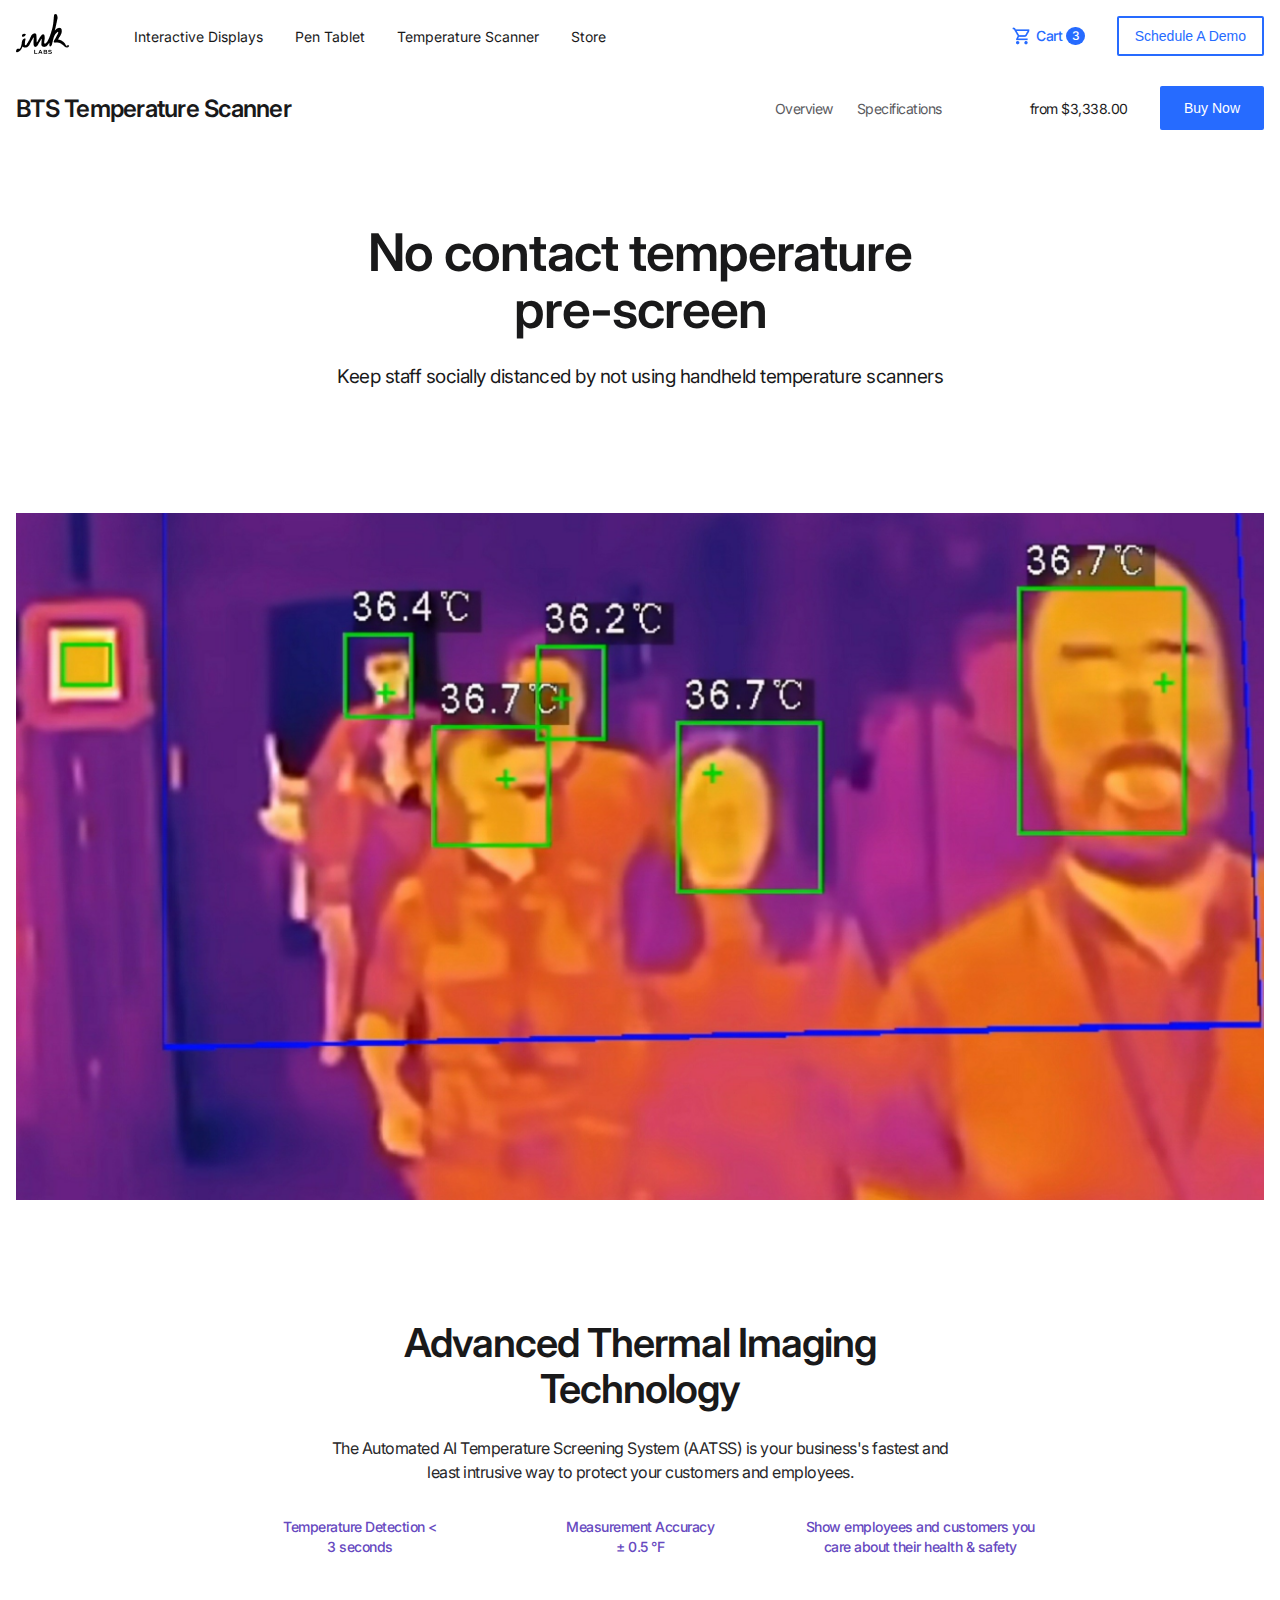
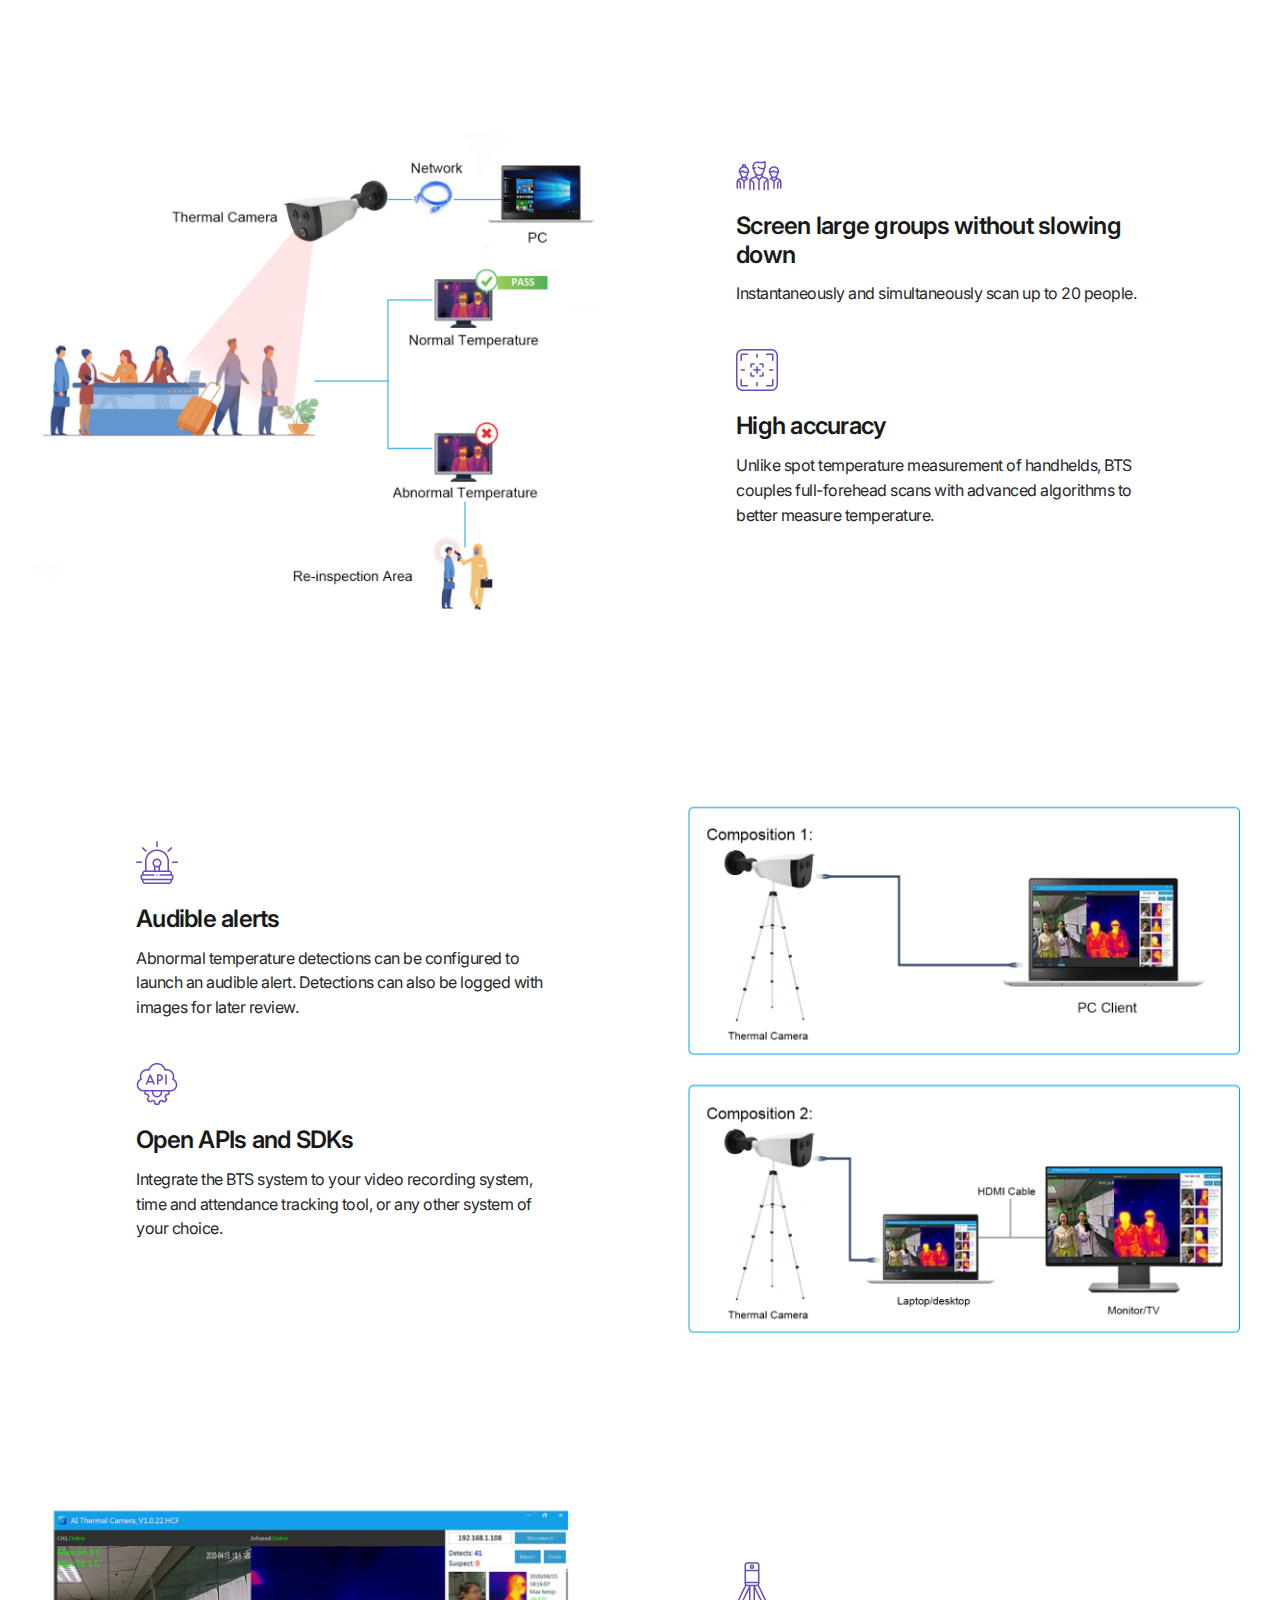
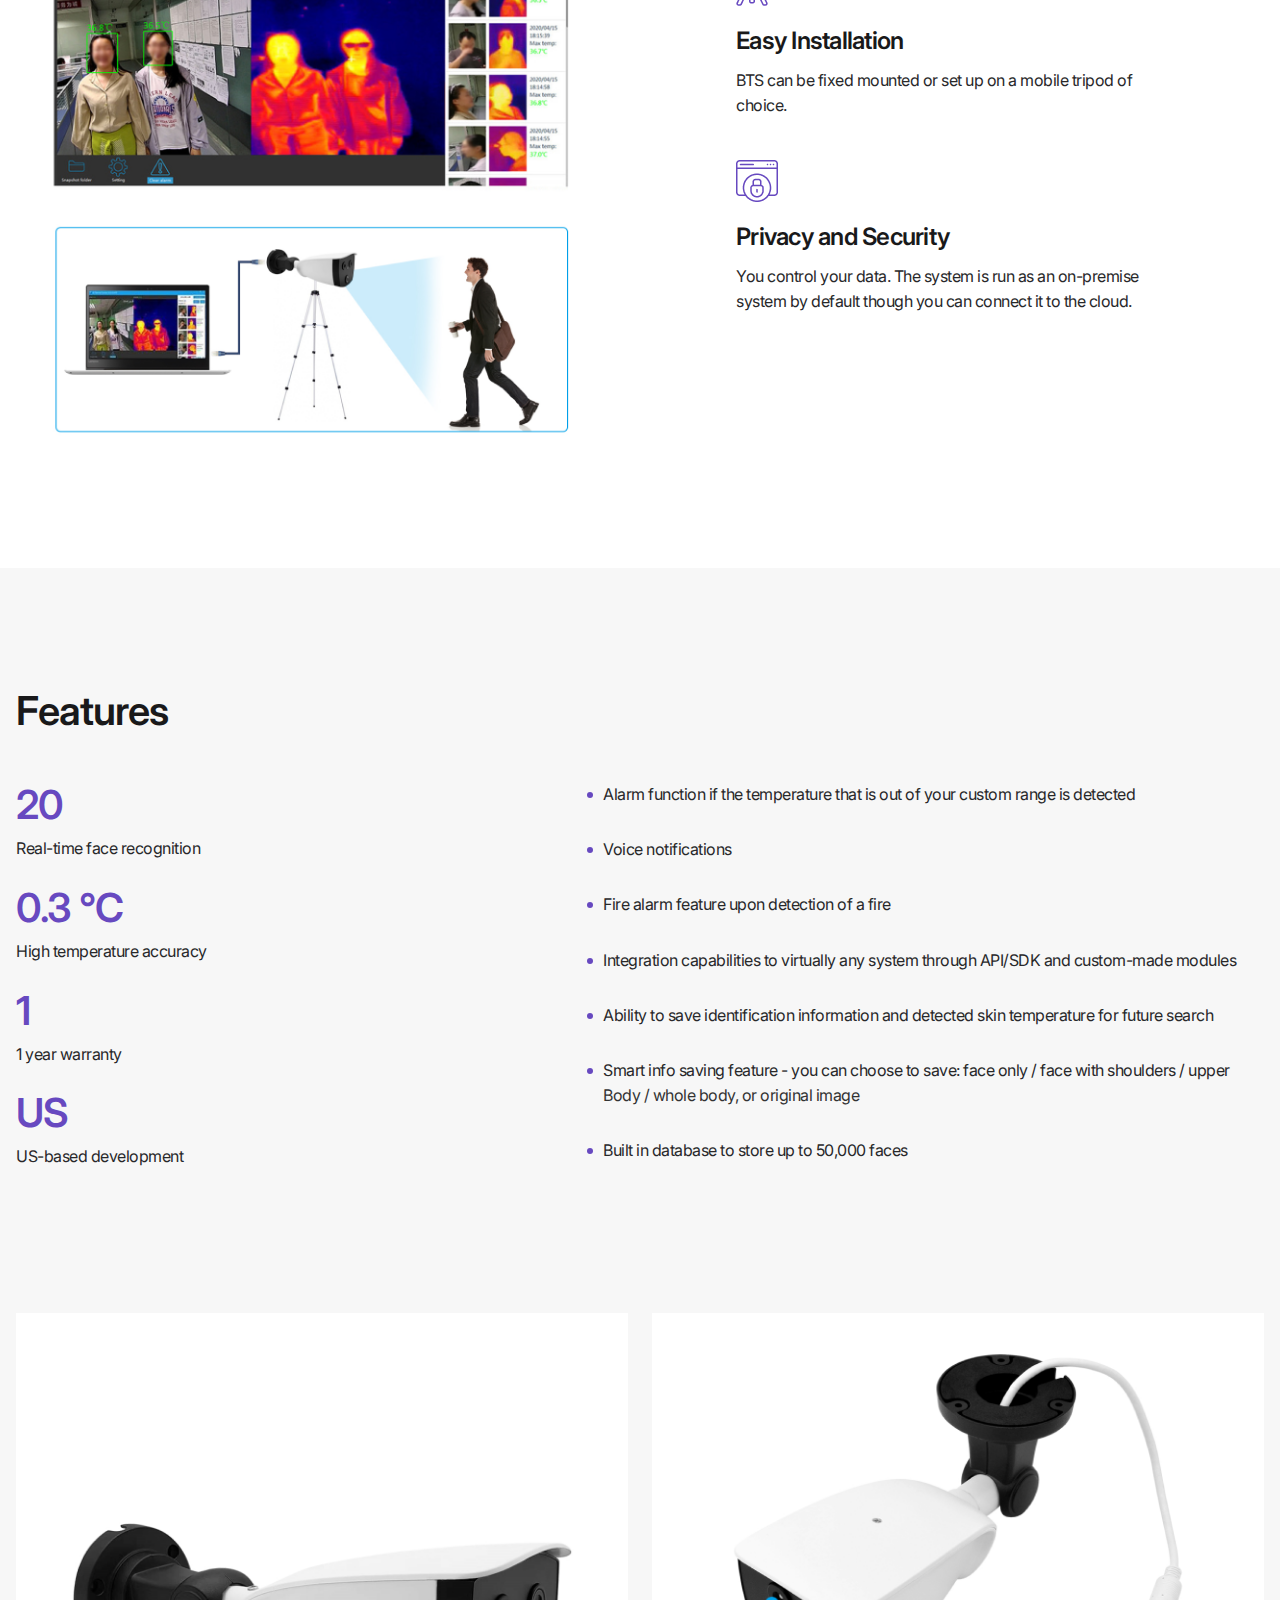
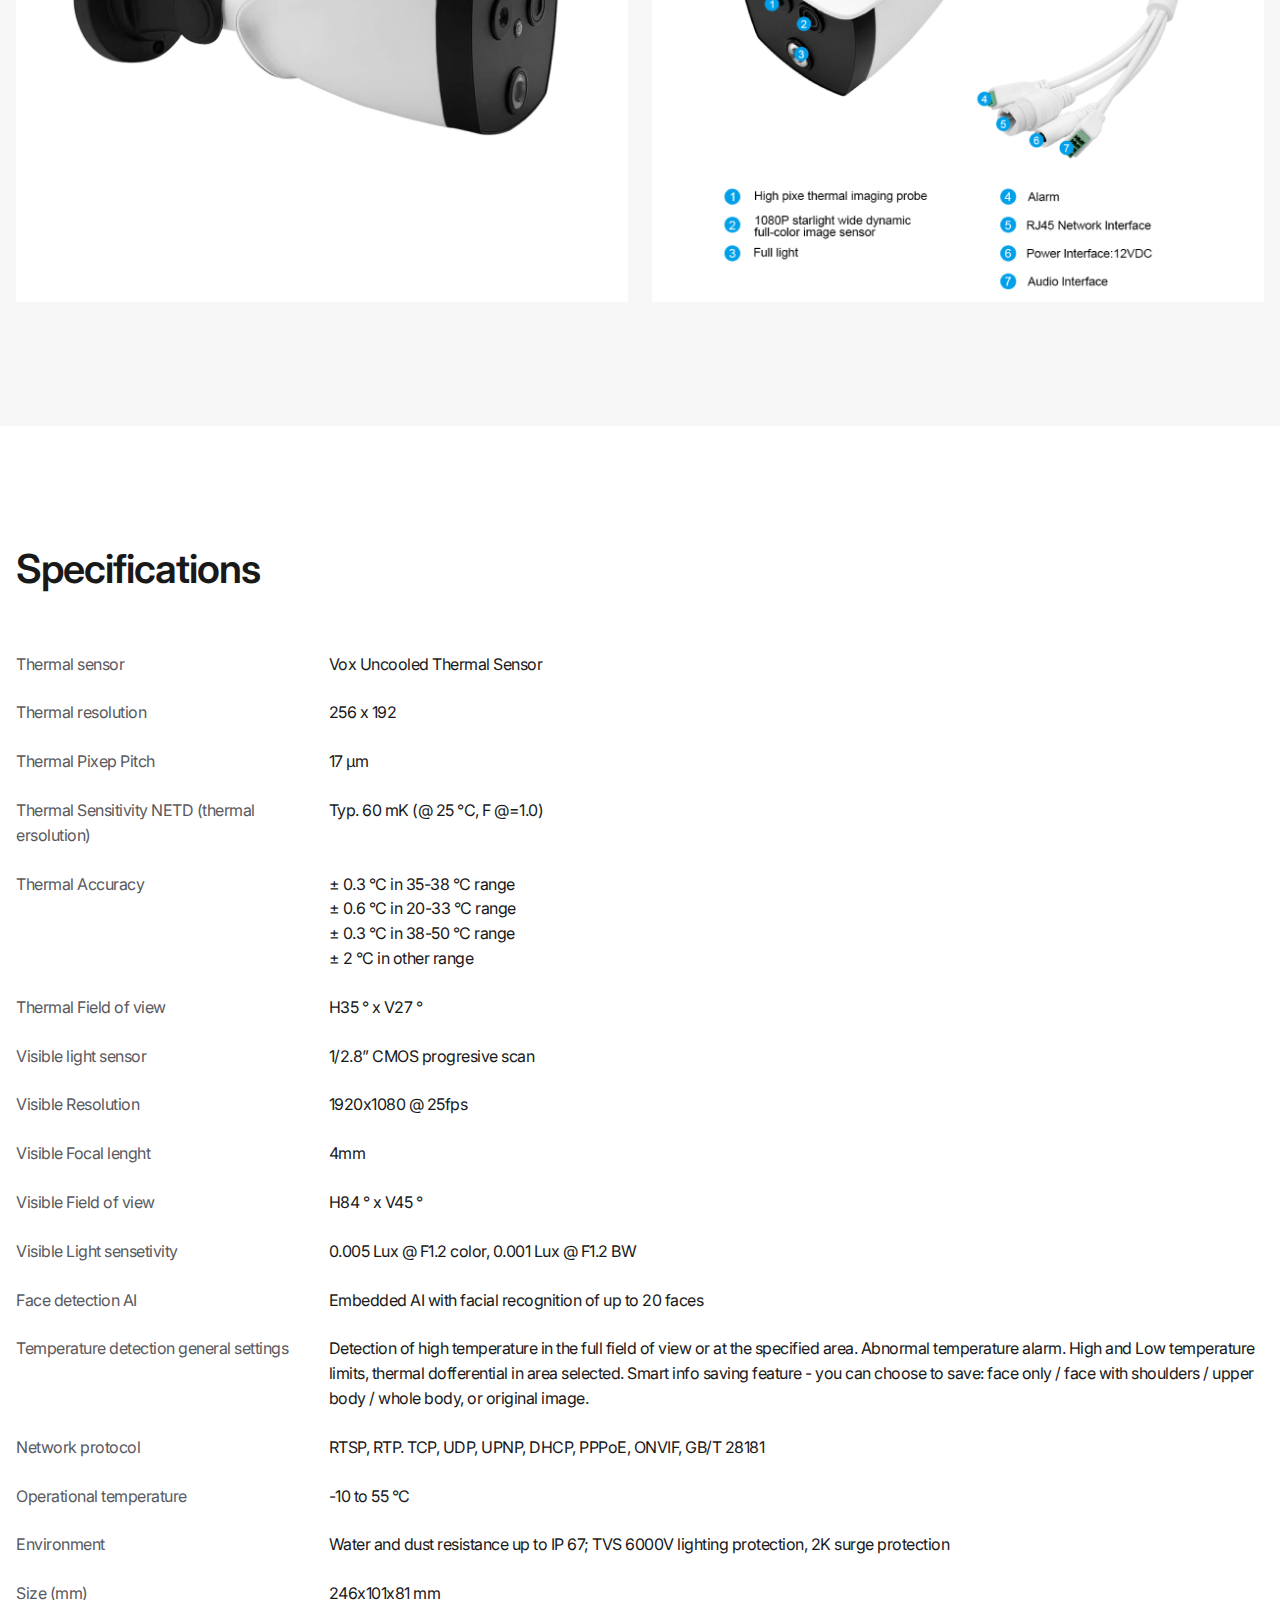
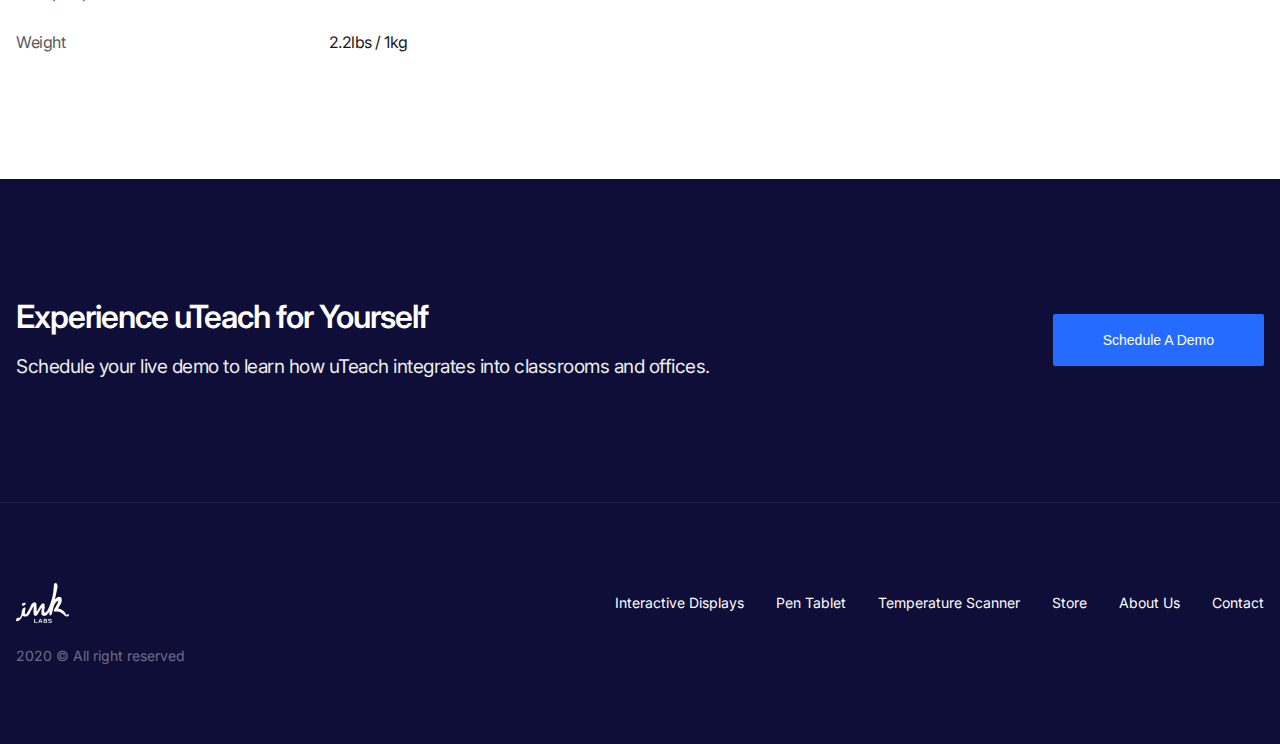
<file: html/TemperatureScanner.html>
<html>
    <head>
        <title></title>
        <meta charset="utf-8">
        <meta name="viewport" content="width=device-width, initial-scale=1.0">
        <meta http-equiv="X-UA-Compatible" content="IE=edge">
        <link rel="stylesheet" href="https://use.fontawesome.com/releases/v5.8.1/css/all.css" integrity="sha384-50oBUHEmvpQ+1lW4y57PTFmhCaXp0ML5d60M1M7uH2+nqUivzIebhndOJK28anvf" crossorigin="anonymous">
    
        <link rel="stylesheet" href="../css/css/owl.theme.default.min.css">
        <link rel="stylesheet" href="../css/css/owl.carousel.min.css">
        <link rel="stylesheet" href="../css/sass/main.css">
        <link rel="stylesheet" href="../css/sass/responsive.css">
    </head>
<body>
    <main>
        <section class="welcome-wrap black">
            <header class="navigation-wrap eff1">
                <div class="inner-wrap">
                    <div class="menu">
                        <ul>
                            <li class="logo"><a href=""><img src="../img/logo_black.png" alt=""></a></li>
                            <li><a href="">Interactive Displays</a></li> 
                            <li><a href="">Pen Tablet</a></li> 
                            <li><a href="">Temperature Scanner</a></li> 
                            <li><a href="">Store</a></li> 
                        </ul>

                        <div class="menu-r">
                            <div class="cart">
                                <img src="../img/icons/cart.png" alt="">
                                Cart <span>3</span>
                            </div>
                            <button class="btn border_blue eff03">Schedule a Demo</button>
                        </div>
                    </div>
                </div>
            </header>
        </section>

        <div class="temperature-scanner">
            <section class="top-wrap">
                <div class="menu eff03">
                    <div class="inner-wrap">
                        <h1>BTS Temperature Scanner</h1>
                        <div>
                            <ul>
                                <li><a href="">Overview</a></li>
                                <li><a href="">Specifications</a></li>
                            </ul>

                            <div class="price">
                                <span>from $3,338.00</span>
                                <button class="btn">Buy now</button>
                            </div>
                        </div>
                    </div>
                </div>
            </section>

            <section class="title-img">
                <div class="title-img-wrap">
                    <div class="inner-wrap">
                        <div class="title">
                            <h1>No contact temperature pre-screen</h1>
                            <p>Keep staff socially distanced by not using handheld temperature scanners </p>
                        </div>

                        <div class="img">
                            <img src="../img/img10.png" alt="">
                        </div>
                    </div>
                </div>
            </section>

            <section class="imaging-technology">
                <div class="top-wrap">
                    <div class="inner-wrap">
                        <div class="title">
                            <h1>Advanced Thermal Imaging Technology</h1>
                            <p>The Automated AI Temperature Screening System (AATSS) is your business's fastest and least intrusive way to protect your customers and employees.</p>
                        </div>
                        <ul>
                            <li>Temperature Detection < 3 seconds</li>
                            <li>Measurement Accuracy ± 0.5 °F</li>
                            <li>Show employees and customers you care about their health & safety</li>
                        </ul>
                    </div>
                </div>

                <div class="image-text">
                    <div class="inner-wrap">
                        <div class="item-wrap">
                            <div class="item">
                                <div class="img"><img src="../img/img13.png" alt=""></div>
                                <div class="text">
                                    <span>
                                        <div class="img"><img src="../img/icons/icon8.png" alt=""></div>
                                        <h1>Screen large groups without slowing down</h1>
                                        <p>Instantaneously and simultaneously scan up to 20 people.</p>
                                    </span>
                                    <span>
                                        <div class="img"><img src="../img/icons/icon1.png" alt=""></div>
                                        <h1>High accuracy</h1>
                                        <p>Unlike spot temperature measurement of handhelds, BTS couples full-forehead scans with advanced algorithms to better measure temperature.</p>
                                    </span>
                                </div>
                            </div>

                            <div class="item">
                                <div class="img"><img src="../img/img12.png" alt=""></div>
                                <div class="text">
                                    <span>
                                        <div class="img"><img src="../img/icons/icon2.png" alt=""></div>
                                        <h1>Audible alerts</h1>
                                        <p>Abnormal temperature detections can be configured to launch an audible alert. Detections can also be logged with images for later review.</p>
                                    </span>
                                    <span>
                                        <div class="img"><img src="../img/icons/icon3.png" alt=""></div>
                                        <h1>Open APIs and SDKs</h1>
                                        <p>Integrate the BTS system to your video recording system, time and attendance tracking tool, or any other system of your choice.</p>
                                    </span>
                                </div>
                            </div>

                            <div class="item">
                                <div class="img"><img src="../img/img11.png" alt=""></div>
                                <div class="text">
                                    <span>
                                        <div class="img"><img src="../img/icons/icon5.png" alt=""></div>
                                        <h1>Easy Installation</h1>
                                        <p>BTS can be fixed mounted or set up on a mobile tripod of choice.</p>
                                    </span>
                                    <span>
                                        <div class="img"><img src="../img/icons/icon6.png" alt=""></div>
                                        <h1>Privacy and Security</h1>
                                        <p>You control your data. The system is run as an on-premise system by default though you can connect it to the cloud.</p>
                                    </span>
                                </div>
                            </div>
                        </div>
                    </div>
                </div>
            </section>

            <section class="features">
                <div class="inner-wrap">
                    <h1 class="title">Features</h1>

                    <div class="text">
                        <div class="left-wrap">
                            <span>
                                <h1>20</h1>
                                <p>Real-time face recognition</p>
                            </span>
                            <span>
                                <h1>0.3 °C</h1>
                                <p>High temperature accuracy</p>
                            </span>
                            <span>
                                <h1>1</h1>
                                <p>1 year warranty</p>
                            </span>
                            <span>
                                <h1>US</h1>
                                <p>US-based development</p>
                            </span>
                        </div>

                        <div class="right-wrap">
                            <p>Alarm function if the temperature that is out of your custom range is detected</p>
                            <p>Voice notifications</p>
                            <p>Fire alarm feature upon detection of a fire</p>
                            <p>Integration capabilities to virtually any system through API/SDK and custom-made modules</p>
                            <p>Ability to save identification information and detected skin temperature for future search</p>
                            <p>Smart info saving feature - you can choose to save: face only / face with shoulders / upper
                                <span>Body / whole body, or original image</span></p>
                            <p>Built in database to store up to 50,000 faces</p>
                        </div>
                    </div>

                    <div class="img-wrap">
                        <div class="img"><img src="../img/img14.png" alt=""></div>
                        <div class="img"><img src="../img/img15.png" alt=""></div>
                    </div>
                </div>
            </section>

            <div class="specifications">
                <div class="inner-wrap">
                    <h1 class="title">Specifications</h1>
                    <div class="text">
                        <ul>
                            <li>
                                <div class="left-wrap">Thermal sensor</div>
                                <div class="right-wrap">
                                    <span>Vox Uncooled Thermal Sensor</span>
                                </div>
                            </li>
                            <li>
                                <div class="left-wrap">Thermal resolution</div>
                                <div class="right-wrap">
                                    <span>256 x 192</span>
                                </div>
                            </li>
                            <li>
                                <div class="left-wrap">Thermal Pixep Pitch</div>
                                <div class="right-wrap">
                                    <span>17 μm</span>
                                </div>
                            </li>
                            <li>
                                <div class="left-wrap">Thermal Sensitivity NETD (thermal ersolution)</div>
                                <div class="right-wrap">
                                    <span>Typ. 60 mK (@ 25 °C, F @=1.0)</span>
                                </div>
                            </li>
                            <li>
                                <div class="left-wrap">Thermal Accuracy</div>
                                <div class="right-wrap">
                                    <span>± 0.3 °C in 35-38 °C range</span>
                                    <span>± 0.6 °C  in 20-33 °C range</span> 
                                    <span>± 0.3 °C  in 38-50 °C range</span> 
                                    <span>± 2 °C in other range</span>
                                </div>
                            </li>
                            <li>
                                <div class="left-wrap">Thermal Field of view</div>
                                <div class="right-wrap">
                                    <span>H35 ° x V27 °</span>
                                </div>
                            </li>
                            <li>
                                <div class="left-wrap">Visible light sensor</div>
                                <div class="right-wrap">
                                    <span>1/2.8” CMOS progresive scan</span>
                                </div>
                            </li>
                            <li>
                                <div class="left-wrap">Visible Resolution</div>
                                <div class="right-wrap">
                                    <span>1920x1080 @ 25fps</span>
                                </div>
                            </li>
                            <li>
                                <div class="left-wrap">Visible Focal lenght</div>
                                <div class="right-wrap">
                                    <span>4mm</span>
                                </div>
                            </li>
                            <li>
                                <div class="left-wrap">Visible Field of view</div>
                                <div class="right-wrap">
                                    <span>H84 ° x V45 °</span>
                                </div>
                            </li>
                            <li>
                                <div class="left-wrap">Visible Light sensetivity</div>
                                <div class="right-wrap">
                                    <span>0.005 Lux @ F1.2 color, 0.001 Lux @ F1.2 BW</span>
                                </div>
                            </li>
                            <li>
                                <div class="left-wrap">Face detection AI</div>
                                <div class="right-wrap">
                                    <span>Embedded AI with facial recognition of up to 20 faces</span>
                                </div>
                            </li>
                            <li>
                                <div class="left-wrap">Temperature detection general settings</div>
                                <div class="right-wrap">
                                    <span>Detection of high temperature in the full field of view or at the specified area. Abnormal temperature alarm. High and Low temperature limits, thermal dofferential in area selected. Smart info saving feature - you can choose to save: face only / face with shoulders / upper body / whole body, or original image.</span>
                                </div>
                            </li>
                            <li>
                                <div class="left-wrap">Network protocol</div>
                                <div class="right-wrap">
                                    <span>RTSP, RTP. TCP, UDP, UPNP, DHCP, PPPoE, ONVIF, GB/T 28181</span>
                                </div>
                            </li>
                            <li>
                                <div class="left-wrap">Operational temperature</div>
                                <div class="right-wrap">
                                    <span>-10 to 55 °C</span>
                                </div>
                            </li>
                            <li>
                                <div class="left-wrap">Environment</div>
                                <div class="right-wrap">
                                    <span>Water and dust resistance up to IP 67; TVS 6000V lighting protection, 2K surge protection</span>
                                </div>
                            </li>
                            <li>
                                <div class="left-wrap">Size (mm)</div>
                                <div class="right-wrap">
                                    <span>246x101x81 mm</span>
                                </div>
                            </li>
                            <li>
                                <div class="left-wrap">Weight</div>
                                <div class="right-wrap">
                                    <span>2.2lbs / 1kg</span>
                                </div>
                            </li>
                        </ul>
                    </div>
                </div>
            </div>


        </div>
            
    </main>





    <footer>
        <div class="top-wrap">
            <div class="inner-wrap">

                <div class="text">
                    <h1>Experience uTeach for Yourself</h1>
                    <p>Schedule your live demo to learn how uTeach integrates into classrooms and offices.</p>
                </div>
                <button class="btn">Schedule a Demo</button>
            </div>
        </div>

        <div class="bottom-wrap">
            <div class="inner-wrap">
                <div class="menu">
                    <div class="logo">
                        <a href=""><img src="../img/logo_white.png" alt=""></a> 
                    </div>
                    <ul>
                        <li><a href="">Interactive Displays</a></li>
                        <li><a href="">Pen Tablet</a></li>
                        <li><a href="">Temperature Scanner</a></li>
                        <li><a href="">Store</a></li>
                        <li><a href="">About Us</a></li>
                        <li><a href="">Contact</a></li>
                    </ul>
                </div>

                <div class="social-links">
                    <p>2020 © All right reserved</p>
                    <ul>
                        <li><a href=""><i class="fab fa-facebook-square"></i></a></li>
                        <li><a href=""><i class="fab fa-twitter"></i></a></li>
                        <li><a href=""><i class="fab fa-youtube"></i></a></li>
                    </ul>
                </div>
            </div>
        </div>
    </footer>


    <script type="text/javascript" src="../js/jquery.js"></script>
    <script type="text/javascript" src="../js/owl.carousel.min.js"></script>
    <script type="text/javascript" src="../js/jquery-ui.js"></script>
    <script type="text/javascript" src="../js/main.js"></script>
</body>

</html>
</file>
<file: css/sass/main.css>
@import url("https://fonts.googleapis.com/css2?family=Inter:wght@100;200;300;400;500;600;700;800;900&display=swap");
html {
  height: 100%;
}

body,
html {
  background: #ffffff;
  padding: 0;
  margin: 0;
  width: 100%;
  min-height: 100%;
  z-index: 1;
  position: relative;
  font-family: 'Inter', sans-serif;
}

h1,
h2,
h3,
h4,
h5,
h6 {
  color: #222d43;
  padding: 0;
  margin: 0;
}

p,
blockquote,
pre,
span,
strong,
strong,
sub,
sup,
dl,
dt,
dd,
ol,
ul,
li,
table,
tbody,
tfoot,
thead,
tr,
th,
td {
  color: #333;
  padding: 0;
  margin: 0;
}

img {
  -webkit-user-drag: none;
}

* {
  -webkit-box-sizing: border-box;
  box-sizing: border-box;
}

strong {
  font-weight: bold;
}

button {
  outline: none;
}

input, select {
  color: #999999;
}

a {
  color: #222d43;
  cursor: pointer;
  text-decoration: none;
}

.overlay {
  position: absolute;
  z-index: 1;
  width: 100%;
  height: 100%;
  left: 0;
  top: 0;
  background-color: rgba(0, 0, 0, 0.6);
}

.vh-centered {
  top: 50%;
  left: 50%;
  -webkit-transform: translateX(-50%) translateY(-50%);
  transform: translateX(-50%) translateY(-50%);
  position: absolute;
}

.v-centered {
  top: 50%;
  -webkit-transform: translateY(-50%);
  transform: translateY(-50%);
  position: absolute;
}

.h-centered {
  left: 50%;
  -webkit-transform: translateX(-50%);
  transform: translateX(-50%);
  position: absolute;
}

.clearfix:after {
  content: ' ';
  display: block;
  clear: both;
}

.eff01 {
  -webkit-transition: all 0.1s ease;
  transition: all 0.1s ease;
}

.eff02 {
  -webkit-transition: all 0.2s ease;
  transition: all 0.2s ease;
}

.eff03 {
  -webkit-transition: all 0.3s ease;
  transition: all 0.3s ease;
}

.eff04 {
  -webkit-transition: all 0.4s ease;
  transition: all 0.4s ease;
}

.eff05 {
  -webkit-transition: all 0.5s ease;
  transition: all 0.5s ease;
}

.eff06 {
  -webkit-transition: all 0.6s ease;
  transition: all 0.6s ease;
}

.eff07 {
  -webkit-transition: all 0.7s ease;
  transition: all 0.7s ease;
}

.eff08 {
  -webkit-transition: all 0.8s ease;
  transition: all 0.8s ease;
}

.eff0 {
  -webkit-transition: all 0.9s ease;
  transition: all 0.9s ease;
}

.eff1 {
  -webkit-transition: all 1s ease;
  transition: all 1s ease;
}

.inner-wrap {
  position: relative;
  max-width: 1272px;
  width: calc( 100% - 32px);
  margin: 0 auto;
}

.inner-wrap.max1056 {
  max-width: 1056px;
}

.btn {
  background: #266BFF;
  color: #FFFFFF;
  font-weight: 500;
  font-size: 14px;
  line-height: 20px;
  padding: 8px 16px;
  border-radius: 2px;
  text-decoration: none;
  cursor: pointer;
  border: 0;
  text-transform: capitalize;
  -webkit-transition: all 0.2s ease;
  transition: all 0.2s ease;
}

.btn.transparent {
  background: transparent;
  color: #266BFF;
  margin-left: 10px;
  letter-spacing: -0.5px;
}

.btn.transparent:hover:after {
  margin-left: 14px;
}

.btn.transparent:after {
  font-family: "Font Awesome 5 Free";
  font-weight: 900;
  content: "\f054";
  color: #266BFF;
  font-size: 12px;
  margin-left: 10px;
  -webkit-transition: all 0.3s ease;
  transition: all 0.3s ease;
}

.btn.border_white {
  background: transparent;
  border: 2px #ffffff solid;
  border-radius: 2px;
}

.btn.border_blue {
  background: transparent;
  border: 2px #266BFF solid;
  border-radius: 2px;
  color: #266BFF;
}

.col-25 {
  float: left;
  width: calc( 25% - 12px);
  margin-right: 16px;
  margin-bottom: 16px;
}

.col-25:nth-child(4n+4) {
  margin-right: 0 !important;
}

.col-30 {
  float: left;
  width: calc( 33.3% - 16px);
  margin-right: 24px;
}

.col-30:nth-child(3n+3) {
  margin-right: 0 !important;
}

.col-50 {
  float: left;
  width: calc( 50% - 8px);
  margin-right: 16px;
  margin-bottom: 8px;
}

.col-50:nth-child(2n+2) {
  margin-right: 0 !important;
}

.col-60 {
  float: left;
  width: calc( 60% - 32px);
  margin-right: 32px !important;
}

.col-40 {
  float: left;
  width: calc( 40% - 0px);
}

.col-75 {
  float: left;
  width: calc( 75% - 8px);
}

.text-center {
  text-align: center !important;
}

.text-left {
  text-align: left !important;
}

.text-right {
  text-align: right !important;
}

.hidden-b {
  overflow: hidden;
}

.loading-overlay {
  position: fixed;
  top: 0;
  left: 0;
  width: 100%;
  height: 100%;
  background: #fff;
  z-index: 1000009;
}

.loading-overlay .loading-icon-wrap {
  width: 200px;
  text-align: center;
  letter-spacing: 2px;
  color: #FFF;
}

.loading-overlay .loading-icon-wrap img {
  width: 100%;
}

.select-wrap {
  margin-bottom: 0;
  position: relative;
}

.select-wrap.preferred_time::after {
  content: "";
}

.select-wrap.preferred_time .preferred_time_wrap {
  display: -webkit-box;
  display: -ms-flexbox;
  display: flex;
}

.select-wrap.preferred_time .preferred_time_wrap .select-wrap {
  -webkit-box-flex: 1;
      -ms-flex: 1;
          flex: 1;
}

.select-wrap.preferred_time .preferred_time_wrap .select-wrap:nth-child(1) select {
  border-right: 0;
}

.select-wrap.preferred_time .preferred_time_wrap .select-wrap:nth-child(2) select {
  border-right: 0;
}

.select-wrap::after {
  font-family: "Font Awesome 5 Free";
  font-weight: 900;
  content: "\f078";
  color: #28282A;
  font-size: 12px;
  position: absolute;
  right: 12px;
  bottom: 11px;
}

.select-wrap label {
  font-weight: normal;
  font-size: 14px;
  color: #484848;
  margin-bottom: 8px;
  display: block;
}

.select-wrap label.required:after {
  content: "*";
  color: red;
  font-size: 16px;
  display: inline-block;
  line-height: 0;
  margin-left: 4px;
}

.select-wrap select {
  width: 100% !important;
  border: 1px solid #DBDBDC;
  border-radius: 2px;
  outline: none;
  padding: 11px 34px 11px 16px;
  font-size: 14px;
  letter-spacing: -0.5px;
  color: #19191A;
  color: #484848;
  -moz-appearance: none;
  -webkit-appearance: none;
  appearance: none;
}

.m-lines {
  position: relative;
  cursor: pointer;
  z-index: 1001;
  display: none;
}

.m-lines.open > div > div.two {
  opacity: 0;
}

.m-lines.open > div > div.one {
  -webkit-transform: rotate(45deg) translate(4px, 6px);
  transform: rotate(45deg) translate(4px, 6px);
  background-color: #fff;
  width: 32px;
}

.m-lines.open > div > div.three {
  -webkit-transform: rotate(-45deg) translate(8px, -10px);
  transform: rotate(-45deg) translate(8px, -10px);
  background-color: #fff;
  width: 32px;
}

.m-lines > div {
  display: inline-block;
}

.m-lines > div > div {
  width: 32px;
  height: 2px;
  background: #fff;
  border-radius: 1px;
  margin: 8px auto;
  -webkit-backface-visibility: hidden;
          backface-visibility: hidden;
  -webkit-transition-duration: 0.3s;
  transition-duration: 0.3s;
}

main {
  min-height: calc(100vh - 567px);
}

.welcome-wrap {
  background-size: cover;
  background-position: center;
  background-repeat: no-repeat;
  min-height: 100vh;
  display: -webkit-box;
  display: -ms-flexbox;
  display: flex;
  -webkit-box-align: center;
      -ms-flex-align: center;
          align-items: center;
  position: relative;
}

.welcome-wrap.main {
  margin-bottom: 120px;
}

.welcome-wrap.black {
  min-height: auto;
}

.welcome-wrap.black header {
  position: static;
}

.welcome-wrap.black header .inner-wrap .menu ul li a {
  -webkit-transition: all 0.2s ease;
  transition: all 0.2s ease;
  color: #19191A;
}

.welcome-wrap header {
  width: 100%;
  height: 72px;
  background: transparent;
  position: absolute;
  top: 0;
  left: 0;
  z-index: 2;
}

.welcome-wrap header .inner-wrap .menu {
  display: -webkit-box;
  display: -ms-flexbox;
  display: flex;
  -webkit-box-align: center;
      -ms-flex-align: center;
          align-items: center;
  -webkit-box-pack: justify;
      -ms-flex-pack: justify;
          justify-content: space-between;
  height: 100%;
}

.welcome-wrap header .inner-wrap .menu ul {
  display: -webkit-box;
  display: -ms-flexbox;
  display: flex;
  -webkit-box-align: center;
      -ms-flex-align: center;
          align-items: center;
  height: 100%;
}

.welcome-wrap header .inner-wrap .menu ul li {
  list-style: none;
  margin-right: 32px;
}

.welcome-wrap header .inner-wrap .menu ul li.logo {
  margin-right: 64px;
}

.welcome-wrap header .inner-wrap .menu ul li.logo img {
  max-width: 54px;
}

.welcome-wrap header .inner-wrap .menu ul li a {
  font-weight: normal;
  font-size: 14px;
  color: #FFFFFF;
  -webkit-transition: all 0.3s ease;
  transition: all 0.3s ease;
}

.welcome-wrap header .inner-wrap .menu ul li a:hover {
  color: #266BFF;
}

.welcome-wrap header .inner-wrap .menu .menu-r {
  display: -webkit-box;
  display: -ms-flexbox;
  display: flex;
  -webkit-box-align: center;
      -ms-flex-align: center;
          align-items: center;
}

.welcome-wrap header .inner-wrap .menu .menu-r .cart {
  display: -webkit-box;
  display: -ms-flexbox;
  display: flex;
  -webkit-box-align: center;
      -ms-flex-align: center;
          align-items: center;
  margin-right: 32px;
  font-weight: 500;
  font-size: 14px;
  line-height: 20px;
  letter-spacing: -0.5px;
  color: #266BFF;
  cursor: pointer;
}

.welcome-wrap header .inner-wrap .menu .menu-r .cart.white {
  color: white;
}

.welcome-wrap header .inner-wrap .menu .menu-r .cart.white span {
  background: #ffffff;
  color: #266BFF;
}

.welcome-wrap header .inner-wrap .menu .menu-r .cart img {
  margin-right: 6px;
}

.welcome-wrap header .inner-wrap .menu .menu-r .cart span {
  display: -webkit-box;
  display: -ms-flexbox;
  display: flex;
  -webkit-box-align: center;
      -ms-flex-align: center;
          align-items: center;
  margin-left: 4px;
  height: 18px;
  padding: 0 5.4px;
  background: #266BFF;
  border-radius: 50%;
  font-weight: 500;
  font-size: 12px;
  text-align: center;
  letter-spacing: -0.5px;
  color: #FFFFFF;
}

.welcome-wrap .welcome_text {
  padding: 220px 0;
  width: 100%;
  text-align: center;
}

.welcome-wrap .welcome_text h1 {
  font-weight: 600;
  font-size: 64px;
  letter-spacing: -1px;
  color: #FFFFFF;
  margin-bottom: 24px;
}

.welcome-wrap .welcome_text p {
  font-size: 19px;
  letter-spacing: -0.5px;
  color: #FFFFFF;
}

.welcome-wrap .explore_products {
  position: absolute;
  bottom: 38px;
  cursor: pointer;
  text-align: center;
}

.welcome-wrap .explore_products:hover {
  bottom: 34px;
}

.welcome-wrap .explore_products:hover i {
  margin-top: 12px;
}

.welcome-wrap .explore_products span {
  display: block;
  font-weight: 500;
  font-size: 14px;
  letter-spacing: -0.5px;
  color: #FFFFFF;
}

.welcome-wrap .explore_products i {
  margin-top: 8px;
  color: #FFFFFF;
  font-size: 14px;
}

.interactive_panels.block2 {
  margin-top: 24px;
}

.interactive_panels.block2 .inner-wrap {
  display: -webkit-box;
  display: -ms-flexbox;
  display: flex;
}

.interactive_panels.block2 .inner-wrap .interactive_panels_wrap {
  min-height: 624px;
  padding: 40px 40px;
  -webkit-box-flex: 1;
      -ms-flex: 1;
          flex: 1;
}

.interactive_panels.block2 .inner-wrap .interactive_panels_wrap:last-child {
  margin-left: 24px;
}

.interactive_panels.block2 .inner-wrap .interactive_panels_wrap .item {
  max-width: 300px;
}

.interactive_panels .inner-wrap .interactive_panels_wrap {
  padding: 280px 40px;
  background-size: cover;
  background-position: center;
  background-repeat: no-repeat;
}

.interactive_panels .inner-wrap .interactive_panels_wrap .item {
  max-width: 380px;
}

.interactive_panels .inner-wrap .interactive_panels_wrap .item .title {
  margin-bottom: 16px;
  font-weight: 500;
  font-size: 14px;
  letter-spacing: -0.5px;
  color: #6749C0;
}

.interactive_panels .inner-wrap .interactive_panels_wrap .item h1 {
  margin-bottom: 16px;
  font-weight: 600;
  font-size: 32px;
  line-height: 115%;
  letter-spacing: -1px;
  color: #19191A;
}

.interactive_panels .inner-wrap .interactive_panels_wrap .item p {
  font-weight: normal;
  font-size: 16px;
  line-height: 155%;
  letter-spacing: -0.5px;
  color: #28282A;
}

.interactive_panels .inner-wrap .interactive_panels_wrap .item .btns {
  margin-top: 24px;
}

.AboutUs {
  background: #F7F7F7;
  margin-top: 120px;
  padding: 120px 0;
}

.AboutUs .item1 {
  position: relative;
  display: -webkit-box;
  display: -ms-flexbox;
  display: flex;
  -webkit-box-align: center;
      -ms-flex-align: center;
          align-items: center;
}

.AboutUs .item1 .img {
  right: 0;
  width: 46%;
  height: 100%;
  background-size: cover;
  background-position: left;
  background-repeat: no-repeat;
}

.AboutUs .item1 .img img {
  width: 100%;
  max-height: 100%;
  display: none;
}

.AboutUs .item1 .inner-wrap .text {
  max-width: 516px;
  width: 50%;
}

.AboutUs .item1 .inner-wrap .text .title {
  margin-bottom: 16px;
  font-weight: 500;
  font-size: 14px;
  letter-spacing: -0.5px;
  color: #6749C0;
}

.AboutUs .item1 .inner-wrap .text h1 {
  max-width: 500px;
  margin-bottom: 24px;
  font-weight: 600;
  font-size: 40px;
  line-height: 115%;
  letter-spacing: -1px;
  color: #19191A;
}

.AboutUs .item1 .inner-wrap .text p {
  font-weight: normal;
  font-size: 19px;
  line-height: 160%;
  letter-spacing: -0.5px;
  color: #28282A;
}

.AboutUs .item2 {
  margin-top: 120px;
}

.AboutUs .item2 .inner-wrap {
  display: -webkit-box;
  display: -ms-flexbox;
  display: flex;
}

.AboutUs .item2 .inner-wrap > div {
  -webkit-box-flex: 1;
      -ms-flex: 1;
          flex: 1;
}

.AboutUs .item2 .inner-wrap .img img {
  max-width: 100%;
}

.AboutUs .item2 .inner-wrap .text {
  display: -webkit-box;
  display: -ms-flexbox;
  display: flex;
  -webkit-box-align: end;
      -ms-flex-align: end;
          align-items: flex-end;
  -webkit-box-pack: center;
      -ms-flex-pack: center;
          justify-content: center;
}

.AboutUs .item2 .inner-wrap .text > div {
  max-width: 408px;
  padding-left: 32px;
}

.AboutUs .item2 .inner-wrap .text > div p {
  font-weight: normal;
  font-size: 16px;
  line-height: 155%;
  letter-spacing: -0.5px;
  color: #28282A;
}

.AboutUs .item2 .inner-wrap .text > div .btn {
  margin-top: 40px;
  margin-left: 0;
  padding-left: 0;
}

.tablet_size {
  background: #19191A;
  padding: 215px 0;
}

.tablet_size .inner-wrap {
  display: -webkit-box;
  display: -ms-flexbox;
  display: flex;
}

.tablet_size .inner-wrap .left-wrap {
  padding-top: 48px;
  padding-right: 132px;
  -webkit-box-flex: 1;
      -ms-flex: 1;
          flex: 1;
}

.tablet_size .inner-wrap .left-wrap h1 {
  font-weight: 600;
  font-size: 40px;
  line-height: 115%;
  letter-spacing: -1px;
  color: #FFFFFF;
}

.tablet_size .inner-wrap .left-wrap p {
  margin-top: 24px;
  font-weight: normal;
  font-size: 16px;
  line-height: 155%;
  letter-spacing: -0.5px;
  color: #EDEDED;
}

.tablet_size .inner-wrap .left-wrap a {
  display: -webkit-box;
  display: -ms-flexbox;
  display: flex;
  -webkit-box-align: center;
      -ms-flex-align: center;
          align-items: center;
  margin-top: 60px;
  font-weight: normal;
  font-size: 16px;
  line-height: 24px;
  letter-spacing: -0.5px;
  color: #266BFF;
}

.tablet_size .inner-wrap .left-wrap a img {
  margin-left: 6px;
  width: 16.6px;
}

.tablet_size .inner-wrap .right-wrap img {
  width: 100%;
}

.text_img_top {
  background: #F7F7F7;
}

.text_img_top .image-text {
  background-repeat: no-repeat;
  background-position: top right;
  background-size: 50%;
}

.text_img_top .image-text .item-wrap .item {
  display: -webkit-box;
  display: -ms-flexbox;
  display: flex;
  -webkit-box-align: center;
      -ms-flex-align: center;
          align-items: center;
  padding: 180px 0 160px;
}

.text_img_top .image-text .item-wrap .item:nth-child(2n+2) > .img {
  -webkit-box-ordinal-group: 3;
      -ms-flex-order: 2;
          order: 2;
}

.text_img_top .image-text .item-wrap .item > .img {
  -webkit-box-flex: 1;
      -ms-flex: 1;
          flex: 1;
}

.text_img_top .image-text .item-wrap .item > .img img {
  max-width: 100%;
}

.text_img_top .image-text .item-wrap .item .text {
  -webkit-box-flex: 1;
      -ms-flex: 1;
          flex: 1;
  text-align: left;
  margin: 0 24px;
  display: -webkit-box;
  display: -ms-flexbox;
  display: flex;
  -ms-flex-wrap: wrap;
      flex-wrap: wrap;
  -webkit-box-pack: center;
      -ms-flex-pack: center;
          justify-content: center;
}

.text_img_top .image-text .item-wrap .item .text span {
  display: block;
  margin-bottom: 43px;
  max-width: 408px;
}

.text_img_top .image-text .item-wrap .item .text span .img img {
  max-width: 100%;
}

.text_img_top .image-text .item-wrap .item .text span h1 {
  margin-top: 21px;
  font-weight: 600;
  font-size: 24px;
  line-height: 120%;
  letter-spacing: -0.75px;
  color: #19191A;
}

.text_img_top .image-text .item-wrap .item .text span p {
  margin-top: 12px;
  font-weight: normal;
  font-size: 16px;
  line-height: 155%;
  letter-spacing: -0.5px;
  color: #28282A;
}

.background-image-text {
  background-repeat: no-repeat;
  background-position: center;
  background-size: cover;
}

.background-image-text .inner-wrap {
  max-width: 948px;
}

.background-image-text .inner-wrap .item-wrap {
  padding: 160px 0;
  display: -webkit-box;
  display: -ms-flexbox;
  display: flex;
}

.background-image-text .inner-wrap .item-wrap .item {
  text-align: center;
  -webkit-box-flex: 1;
      -ms-flex: 1;
          flex: 1;
  margin: 0 8px;
}

.background-image-text .inner-wrap .item-wrap .item h1 {
  font-weight: 600;
  font-size: 40px;
  line-height: 115%;
  letter-spacing: -1px;
  color: #FFFFFF;
}

.background-image-text .inner-wrap .item-wrap .item p {
  margin-top: 8px;
  font-weight: normal;
  font-size: 16px;
  line-height: 155%;
  letter-spacing: -0.5px;
  color: #EDEDED;
}

.UltraStrongCompatibility {
  padding: 166px 0;
  background: #F7F7F7;
}

.UltraStrongCompatibility .inner-wrap {
  display: -webkit-box;
  display: -ms-flexbox;
  display: flex;
  -webkit-box-align: center;
      -ms-flex-align: center;
          align-items: center;
}

.UltraStrongCompatibility .inner-wrap .text {
  -webkit-box-flex: 0.6;
      -ms-flex: 0.6;
          flex: 0.6;
}

.UltraStrongCompatibility .inner-wrap .text h1 {
  font-weight: 600;
  font-size: 40px;
  line-height: 115%;
  letter-spacing: -1px;
  color: #19191A;
}

.UltraStrongCompatibility .inner-wrap .text p {
  margin-top: 24px;
  font-weight: normal;
  font-size: 16px;
  line-height: 155%;
  letter-spacing: -0.5px;
  color: #28282A;
}

.UltraStrongCompatibility .inner-wrap .img {
  -webkit-box-flex: 1;
      -ms-flex: 1;
          flex: 1;
  margin-left: 132px;
}

.UltraStrongCompatibility .inner-wrap .img img {
  width: 100%;
}

footer {
  background: #0E0E39;
}

footer .top-wrap {
  border-bottom: 1px solid rgba(255, 255, 255, 0.08);
  padding: 120px 0;
}

footer .top-wrap .inner-wrap {
  display: -webkit-box;
  display: -ms-flexbox;
  display: flex;
  -webkit-box-align: center;
      -ms-flex-align: center;
          align-items: center;
  -webkit-box-pack: justify;
      -ms-flex-pack: justify;
          justify-content: space-between;
}

footer .top-wrap .inner-wrap .text h1 {
  font-weight: 600;
  font-size: 32px;
  line-height: 115%;
  letter-spacing: -1px;
  color: #FFFFFF;
}

footer .top-wrap .inner-wrap .text p {
  margin-top: 16px;
  font-weight: normal;
  font-size: 19px;
  line-height: 160%;
  letter-spacing: -0.5px;
  color: #EDEDED;
}

footer .top-wrap .inner-wrap .btn {
  padding: 16px 50px;
}

footer .bottom-wrap {
  padding: 80px 0;
}

footer .bottom-wrap .menu {
  display: -webkit-box;
  display: -ms-flexbox;
  display: flex;
  -webkit-box-align: center;
      -ms-flex-align: center;
          align-items: center;
  -webkit-box-pack: justify;
      -ms-flex-pack: justify;
          justify-content: space-between;
}

footer .bottom-wrap .menu .logo img {
  max-width: 54px;
}

footer .bottom-wrap .menu ul {
  display: -webkit-box;
  display: -ms-flexbox;
  display: flex;
}

footer .bottom-wrap .menu ul li {
  margin-left: 32px;
  list-style: none;
}

footer .bottom-wrap .menu ul li a {
  font-weight: normal;
  font-size: 14px;
  line-height: 20px;
  color: #FFFFFF;
}

footer .bottom-wrap .social-links {
  margin-top: 24px;
  display: -webkit-box;
  display: -ms-flexbox;
  display: flex;
  -webkit-box-align: center;
      -ms-flex-align: center;
          align-items: center;
  -webkit-box-pack: justify;
      -ms-flex-pack: justify;
          justify-content: space-between;
}

footer .bottom-wrap .social-links p {
  font-weight: normal;
  font-size: 14px;
  line-height: 125%;
  color: rgba(255, 255, 255, 0.4);
}

footer .bottom-wrap .social-links ul {
  display: -webkit-box;
  display: -ms-flexbox;
  display: flex;
}

footer .bottom-wrap .social-links ul li {
  margin-left: 28px;
  list-style: none;
}

footer .bottom-wrap .social-links ul li a {
  color: #FFFFFF;
}

.ScheduleDemo {
  margin-top: 80px;
  margin-bottom: 120px;
}

.ScheduleDemo .inner-wrap {
  max-width: 624px;
}

.ScheduleDemo .inner-wrap h1 {
  font-weight: 600;
  font-size: 52px;
  line-height: 110%;
  text-align: center;
  letter-spacing: -1px;
  color: #19191A;
}

.ScheduleDemo .inner-wrap p {
  margin-top: 24px;
  font-weight: normal;
  font-size: 19px;
  text-align: center;
  line-height: 160%;
  letter-spacing: -0.5px;
  color: #19191A;
}

.ScheduleDemo .inner-wrap .ScheduleDemo-wrap {
  margin-top: 48px;
}

.ScheduleDemo .inner-wrap .ScheduleDemo-wrap .row {
  margin-top: 16px;
  display: -webkit-box;
  display: -ms-flexbox;
  display: flex;
  -webkit-box-pack: justify;
      -ms-flex-pack: justify;
          justify-content: space-between;
}

.ScheduleDemo .inner-wrap .ScheduleDemo-wrap .row:first-child {
  margin-top: 0;
}

.ScheduleDemo .inner-wrap .ScheduleDemo-wrap .row > div {
  -webkit-box-flex: 1;
      -ms-flex: 1;
          flex: 1;
  margin-right: 24px;
}

.ScheduleDemo .inner-wrap .ScheduleDemo-wrap .row > div:last-child {
  margin-right: 0;
}

.ScheduleDemo .inner-wrap .ScheduleDemo-wrap .row .input-wrap {
  -webkit-box-flex: 1;
      -ms-flex: 1;
          flex: 1;
  position: relative;
}

.ScheduleDemo .inner-wrap .ScheduleDemo-wrap .row .input-wrap label {
  font-weight: 500;
  font-size: 14px;
  letter-spacing: -0.5px;
  color: #19191A;
  margin-bottom: 8px;
  display: block;
}

.ScheduleDemo .inner-wrap .ScheduleDemo-wrap .row .input-wrap label.required:after {
  content: "*";
  color: red;
  font-size: 16px;
  display: inline-block;
  line-height: 0;
  margin-left: 4px;
}

.ScheduleDemo .inner-wrap .ScheduleDemo-wrap .row .input-wrap input, .ScheduleDemo .inner-wrap .ScheduleDemo-wrap .row .input-wrap textarea {
  width: 100% !important;
  border: 1px solid #DBDBDC;
  border-radius: 2px;
  outline: none;
  padding: 11px 16px;
  font-size: 14px;
  letter-spacing: -0.5px;
  color: #19191A;
}

.ScheduleDemo .inner-wrap .ScheduleDemo-wrap .row .input-wrap textarea {
  height: 100px;
}

.ScheduleDemo .inner-wrap .ScheduleDemo-wrap .row .input-wrap img {
  position: absolute;
  right: 10px;
  bottom: 11px;
  width: 15px;
}

.ScheduleDemo .inner-wrap .ScheduleDemo-wrap .btn {
  display: block;
  margin-left: auto;
  margin-top: 24px;
  padding: 12px 52px;
}

.ContactUs {
  margin-top: 80px;
  margin-bottom: 120px;
}

.ContactUs .inner-wrap {
  max-width: 840px;
}

.ContactUs .inner-wrap h1 {
  font-weight: 600;
  font-size: 52px;
  line-height: 110%;
  text-align: center;
  letter-spacing: -1px;
  color: #19191A;
}

.ContactUs .inner-wrap p {
  margin-top: 24px;
  font-weight: normal;
  font-size: 19px;
  text-align: center;
  line-height: 160%;
  letter-spacing: -0.5px;
  color: #19191A;
}

.ContactUs .inner-wrap .ContactUs-wrap {
  display: -webkit-box;
  display: -ms-flexbox;
  display: flex;
  margin-top: 48px;
}

.ContactUs .inner-wrap .left-wrap {
  -webkit-box-flex: 1;
      -ms-flex: 1;
          flex: 1;
  padding-right: 132px;
}

.ContactUs .inner-wrap .left-wrap .row {
  margin-top: 16px;
  display: -webkit-box;
  display: -ms-flexbox;
  display: flex;
  -webkit-box-pack: justify;
      -ms-flex-pack: justify;
          justify-content: space-between;
}

.ContactUs .inner-wrap .left-wrap .row:first-child {
  margin-top: 0;
}

.ContactUs .inner-wrap .left-wrap .row > div {
  -webkit-box-flex: 1;
      -ms-flex: 1;
          flex: 1;
  margin-right: 24px;
}

.ContactUs .inner-wrap .left-wrap .row > div:last-child {
  margin-right: 0;
}

.ContactUs .inner-wrap .left-wrap .row .input-wrap {
  -webkit-box-flex: 1;
      -ms-flex: 1;
          flex: 1;
}

.ContactUs .inner-wrap .left-wrap .row .input-wrap label {
  font-weight: 500;
  font-size: 14px;
  letter-spacing: -0.5px;
  color: #19191A;
  margin-bottom: 8px;
  display: block;
}

.ContactUs .inner-wrap .left-wrap .row .input-wrap label.required:after {
  content: "*";
  color: red;
  font-size: 16px;
  display: inline-block;
  line-height: 0;
  margin-left: 4px;
}

.ContactUs .inner-wrap .left-wrap .row .input-wrap input, .ContactUs .inner-wrap .left-wrap .row .input-wrap textarea {
  width: 100% !important;
  border: 1px solid #DBDBDC;
  border-radius: 2px;
  outline: none;
  padding: 11px 16px;
  font-size: 14px;
  letter-spacing: -0.5px;
  color: #19191A;
}

.ContactUs .inner-wrap .left-wrap .row .input-wrap textarea {
  height: 100px;
}

.ContactUs .inner-wrap .left-wrap .btn {
  margin-top: 24px;
  padding: 12px 52px;
}

.ContactUs .inner-wrap .right-wrap {
  -webkit-box-flex: 0.8;
      -ms-flex: 0.8;
          flex: 0.8;
  text-align: left;
}

.ContactUs .inner-wrap .right-wrap .item-wrap {
  padding: 40px;
  background: #F7F7F7;
  border-radius: 6px;
}

.ContactUs .inner-wrap .right-wrap .item-wrap .item {
  margin-bottom: 24px;
}

.ContactUs .inner-wrap .right-wrap .item-wrap .item:last-child {
  margin: 0;
}

.ContactUs .inner-wrap .right-wrap .item-wrap .item h1 {
  font-weight: 500;
  font-size: 14px;
  line-height: 20px;
  letter-spacing: -0.5px;
  color: #5A5A5E;
  text-align: left;
}

.ContactUs .inner-wrap .right-wrap .item-wrap .item p {
  margin-top: 8px;
  font-weight: normal;
  font-size: 16px;
  line-height: 155%;
  letter-spacing: -0.5px;
  color: #19191A;
  text-align: left;
}

.ContactUs .inner-wrap .right-wrap .item-wrap .item p a {
  margin-right: 28px;
  font-size: 20px;
  color: #19191A;
}

.checkout {
  margin-top: 60px;
  margin-bottom: 120px;
}

.checkout .inner-wrap {
  display: -webkit-box;
  display: -ms-flexbox;
  display: flex;
}

.checkout .inner-wrap .left-wrap {
  -webkit-box-flex: 1;
      -ms-flex: 1;
          flex: 1;
}

.checkout .inner-wrap .left-wrap h1 {
  font-weight: 600;
  font-size: 24px;
  line-height: 120%;
  letter-spacing: -0.75px;
  color: #19191A;
}

.checkout .inner-wrap .left-wrap p {
  margin-top: 24px;
  font-weight: normal;
  font-size: 14px;
  line-height: 150%;
  letter-spacing: -0.5px;
  color: #28282A;
}

.checkout .inner-wrap .left-wrap .row {
  margin-top: 16px;
  display: -webkit-box;
  display: -ms-flexbox;
  display: flex;
  -webkit-box-pack: justify;
      -ms-flex-pack: justify;
          justify-content: space-between;
}

.checkout .inner-wrap .left-wrap .row > div {
  -webkit-box-flex: 1;
      -ms-flex: 1;
          flex: 1;
  margin-right: 24px;
}

.checkout .inner-wrap .left-wrap .row > div:last-child {
  margin-right: 0;
}

.checkout .inner-wrap .left-wrap .row .input-wrap {
  -webkit-box-flex: 1;
      -ms-flex: 1;
          flex: 1;
}

.checkout .inner-wrap .left-wrap .row .input-wrap label {
  font-weight: 500;
  font-size: 14px;
  letter-spacing: -0.5px;
  color: #19191A;
  margin-bottom: 8px;
  display: block;
}

.checkout .inner-wrap .left-wrap .row .input-wrap label.required:after {
  content: "*";
  color: red;
  font-size: 16px;
  display: inline-block;
  line-height: 0;
  margin-left: 4px;
}

.checkout .inner-wrap .left-wrap .row .input-wrap input, .checkout .inner-wrap .left-wrap .row .input-wrap textarea {
  width: 100% !important;
  border: 1px solid #DBDBDC;
  border-radius: 2px;
  outline: none;
  padding: 11px 16px;
  font-size: 14px;
  letter-spacing: -0.5px;
  color: #19191A;
}

.checkout .inner-wrap .left-wrap .row .input-wrap textarea {
  height: 100px;
}

.checkout .inner-wrap .left-wrap .btn {
  margin-top: 24px;
  margin-left: auto;
  display: block;
  padding: 12px 52px;
}

.checkout .inner-wrap .right-wrap {
  -webkit-box-flex: 0.7;
      -ms-flex: 0.7;
          flex: 0.7;
  padding-left: 24px;
}

.checkout .inner-wrap .right-wrap .orders {
  background: #F7F7F7;
  border-radius: 2px;
  margin-top: 24px;
  padding: 24px;
}

.checkout .inner-wrap .right-wrap .orders .item {
  display: -webkit-box;
  display: -ms-flexbox;
  display: flex;
  padding: 15px 0;
  -webkit-box-align: center;
      -ms-flex-align: center;
          align-items: center;
  -webkit-box-pack: justify;
      -ms-flex-pack: justify;
          justify-content: space-between;
  border-bottom: 1px solid #EDEDED;
}

.checkout .inner-wrap .right-wrap .orders .item .left a {
  display: -webkit-box;
  display: -ms-flexbox;
  display: flex;
  -webkit-box-align: center;
      -ms-flex-align: center;
          align-items: center;
}

.checkout .inner-wrap .right-wrap .orders .item .left img {
  width: 40px;
}

.checkout .inner-wrap .right-wrap .orders .item .left h1 {
  margin-left: 40px;
  font-weight: normal;
  font-size: 14px;
  letter-spacing: -0.5px;
  color: #19191A;
}

.checkout .inner-wrap .right-wrap .orders .item .right {
  font-weight: 500;
  font-size: 14px;
  letter-spacing: -0.5px;
  color: #19191A;
}

.checkout .inner-wrap .right-wrap .total_price {
  display: -webkit-box;
  display: -ms-flexbox;
  display: flex;
  -webkit-box-pack: end;
      -ms-flex-pack: end;
          justify-content: flex-end;
}

.checkout .inner-wrap .right-wrap .total_price .total_price_wrap {
  -webkit-box-flex: 0;
      -ms-flex: 0 0 100%;
          flex: 0 0 100%;
  margin-top: 24px;
}

.checkout .inner-wrap .right-wrap .total_price .total_price_wrap .subtotal > div {
  display: -webkit-box;
  display: -ms-flexbox;
  display: flex;
  -webkit-box-pack: justify;
      -ms-flex-pack: justify;
          justify-content: space-between;
  padding: 8px 0px;
}

.checkout .inner-wrap .right-wrap .total_price .total_price_wrap .subtotal > div.total_price {
  padding: 16px 0px 8px;
  margin-top: 8px;
}

.checkout .inner-wrap .right-wrap .total_price .total_price_wrap .subtotal > div.total_price span {
  font-size: 19px;
  font-weight: 600;
}

.checkout .inner-wrap .right-wrap .total_price .total_price_wrap .subtotal > div.total_price h1 {
  font-size: 19px;
  font-weight: 600;
}

.checkout .inner-wrap .right-wrap .total_price .total_price_wrap .subtotal > div span {
  font-weight: normal;
  font-size: 14px;
  letter-spacing: -0.5px;
  color: #28282A;
}

.checkout .inner-wrap .right-wrap .total_price .total_price_wrap .subtotal > div h1 {
  font-weight: 500;
  font-size: 14px;
  letter-spacing: -0.5px;
  color: #19191A;
}

.shopping_cart {
  margin-top: 60px;
  margin-bottom: 120px;
}

.shopping_cart .inner-wrap h1 {
  display: -webkit-box;
  display: -ms-flexbox;
  display: flex;
  -webkit-box-align: center;
      -ms-flex-align: center;
          align-items: center;
  font-weight: 600;
  font-size: 24px;
  line-height: 120%;
  letter-spacing: -0.75px;
  color: #19191A;
}

.shopping_cart .inner-wrap h1 span {
  display: -webkit-box;
  display: -ms-flexbox;
  display: flex;
  -webkit-box-align: center;
      -ms-flex-align: center;
          align-items: center;
  margin-left: 8px;
  margin-left: 8px;
  height: 26px;
  padding: 0 8.6px;
  background: #266BFF;
  border-radius: 50%;
  font-weight: 500;
  font-size: 14px;
  text-align: center;
  letter-spacing: -0.5px;
  color: #FFFFFF;
}

.shopping_cart .inner-wrap .item-wrap {
  margin-top: 8px;
}

.shopping_cart .inner-wrap .cart-wrap {
  margin-top: 24px;
}

.shopping_cart .inner-wrap .cart-wrap .flex {
  display: -webkit-box;
  display: -ms-flexbox;
  display: flex;
  -webkit-box-pack: justify;
      -ms-flex-pack: justify;
          justify-content: space-between;
  position: relative;
}

.shopping_cart .inner-wrap .cart-wrap .flex .remove-item {
  right: 0;
  font-size: 13px;
  color: #A7A7A9;
  cursor: pointer;
}

.shopping_cart .inner-wrap .cart-wrap .flex .remove-item:hover {
  color: #266BFF;
}

.shopping_cart .inner-wrap .cart-wrap .flex .left {
  -webkit-box-flex: 1;
      -ms-flex: 1;
          flex: 1;
}

.shopping_cart .inner-wrap .cart-wrap .flex .right {
  -webkit-box-flex: 1;
      -ms-flex: 1;
          flex: 1;
}

.shopping_cart .inner-wrap .cart-wrap .flex .item {
  display: -webkit-box;
  display: -ms-flexbox;
  display: flex;
  -webkit-box-align: center;
      -ms-flex-align: center;
          align-items: center;
  font-weight: normal;
  font-size: 14px;
  letter-spacing: -0.5px;
}

.shopping_cart .inner-wrap .cart-wrap .flex .item > span {
  display: none;
}

.shopping_cart .inner-wrap .cart-wrap .flex .item a {
  display: -webkit-box;
  display: -ms-flexbox;
  display: flex;
  -webkit-box-align: center;
      -ms-flex-align: center;
          align-items: center;
}

.shopping_cart .inner-wrap .cart-wrap .flex .item a:hover {
  color: #266BFF;
}

.shopping_cart .inner-wrap .cart-wrap .flex .item img {
  width: 64px;
  margin-right: 16px;
}

.shopping_cart .inner-wrap .cart-wrap .flex .right {
  display: -webkit-box;
  display: -ms-flexbox;
  display: flex;
}

.shopping_cart .inner-wrap .cart-wrap .flex .right .item {
  -webkit-box-flex: 0;
      -ms-flex: 0 0 33.3%;
          flex: 0 0 33.3%;
}

.shopping_cart .inner-wrap .cart-wrap .flex .right .item:last-child {
  -webkit-box-pack: end;
      -ms-flex-pack: end;
          justify-content: flex-end;
  padding-right: 34px;
}

.shopping_cart .inner-wrap .cart-wrap .flex .right .item.price {
  font-weight: 600;
}

.shopping_cart .inner-wrap .cart-wrap .flex.title-wrap .item {
  color: #5A5A5E;
}

.shopping_cart .inner-wrap .cart-wrap .flex.item-cart {
  border-top: solid #EDEDED 1px;
  padding: 20px 0;
}

.shopping_cart .inner-wrap .cart-wrap .flex.item-cart .item {
  color: #19191A;
}

.shopping_cart .inner-wrap .cart-wrap .flex.item-cart .plus_minus {
  width: auto;
  margin: 0;
}

.shopping_cart .inner-wrap .total_price {
  border-top: solid #EDEDED 1px;
  padding: 16px 0 24px;
  display: -webkit-box;
  display: -ms-flexbox;
  display: flex;
  -webkit-box-pack: end;
      -ms-flex-pack: end;
          justify-content: flex-end;
}

.shopping_cart .inner-wrap .total_price .total_price_wrap {
  -webkit-box-flex: 0;
      -ms-flex: 0 0 332px;
          flex: 0 0 332px;
}

.shopping_cart .inner-wrap .total_price .total_price_wrap .subtotal > div {
  display: -webkit-box;
  display: -ms-flexbox;
  display: flex;
  -webkit-box-pack: justify;
      -ms-flex-pack: justify;
          justify-content: space-between;
  padding: 8px 24px;
}

.shopping_cart .inner-wrap .total_price .total_price_wrap .subtotal > div.total_price {
  padding: 16px 24px;
  margin-top: 8px;
}

.shopping_cart .inner-wrap .total_price .total_price_wrap .subtotal > div.total_price span {
  font-size: 19px;
  font-weight: 600;
}

.shopping_cart .inner-wrap .total_price .total_price_wrap .subtotal > div.total_price h1 {
  font-size: 19px;
  font-weight: 600;
}

.shopping_cart .inner-wrap .total_price .total_price_wrap .subtotal > div span {
  font-weight: normal;
  font-size: 14px;
  letter-spacing: -0.5px;
  color: #28282A;
}

.shopping_cart .inner-wrap .total_price .total_price_wrap .subtotal > div h1 {
  font-weight: 500;
  font-size: 14px;
  letter-spacing: -0.5px;
  color: #19191A;
}

.shopping_cart .inner-wrap .total_price .total_price_wrap .btn {
  width: 100%;
  background: #266BFF;
  margin-top: 8px;
  padding: 12px 32px;
  font-weight: 500;
  font-size: 14px;
  border-radius: 2px;
  color: #FFFFFF;
}

.product_card_wrap {
  margin-top: 60px;
  margin-bottom: 120px;
}

.product_card_wrap .inner-wrap {
  max-width: 1036px;
  overflow: hidden;
}

.product_card_wrap .inner-wrap > .left-wrap {
  float: left;
  width: 55.6%;
  padding-right: 60px;
}

.product_card_wrap .inner-wrap > .left-wrap .slider-wrap .slider .item img {
  width: 100%;
}

.product_card_wrap .inner-wrap > .left-wrap .slider-wrap .slider .owl-dots {
  display: -webkit-box;
  display: -ms-flexbox;
  display: flex;
  margin-top: 10px;
}

.product_card_wrap .inner-wrap > .left-wrap .slider-wrap .slider .owl-dot {
  width: 66px;
  height: 66px;
  margin-right: 9px;
}

.product_card_wrap .inner-wrap > .left-wrap .slider-wrap .slider .owl-dot button {
  opacity: 0.5;
  padding: 0;
  width: 100%;
  height: 100%;
  background-size: cover;
  background-position: center;
  background-repeat: no-repeat;
  -webkit-transition: all 0.2s ease;
  transition: all 0.2s ease;
}

.product_card_wrap .inner-wrap > .left-wrap .slider-wrap .slider .owl-dot.active button, .product_card_wrap .inner-wrap > .left-wrap .slider-wrap .slider .owl-dot:hover button {
  opacity: 1;
}

.product_card_wrap .inner-wrap > .left-wrap .slider-wrap .slider .owl-dot img {
  width: 100%;
}

.product_card_wrap .inner-wrap > .left-wrap .tab_wrap {
  margin-top: 70px;
}

.product_card_wrap .inner-wrap > .left-wrap .tab_wrap .tab_menu ul {
  display: -webkit-box;
  display: -ms-flexbox;
  display: flex;
}

.product_card_wrap .inner-wrap > .left-wrap .tab_wrap .tab_menu ul li {
  list-style: none;
  margin-right: 16px;
  border-bottom: solid 2px transparent;
  padding: 8px;
  font-weight: 500;
  font-size: 14px;
  line-height: 20px;
  letter-spacing: -0.5px;
  color: #5A5A5E;
  -webkit-transition: all 0.2s ease;
  transition: all 0.2s ease;
  cursor: pointer;
}

.product_card_wrap .inner-wrap > .left-wrap .tab_wrap .tab_menu ul li:hover, .product_card_wrap .inner-wrap > .left-wrap .tab_wrap .tab_menu ul li.active {
  border-bottom: solid 2px #266BFF;
  color: #266BFF;
}

.product_card_wrap .inner-wrap > .left-wrap .tab_wrap .tab_items ul li {
  display: none;
}

.product_card_wrap .inner-wrap > .left-wrap .tab_wrap .tab_items ul li.active {
  display: block;
}

.product_card_wrap .inner-wrap > .left-wrap .tab_wrap .tab_items ul li .specifications .inner-wrap {
  width: 100%;
}

.product_card_wrap .inner-wrap > .left-wrap .tab_wrap .tab_items ul li .specifications .inner-wrap .text {
  margin-top: 16px;
}

.product_card_wrap .inner-wrap > .left-wrap .tab_wrap .tab_items ul li .specifications .inner-wrap .text.included ul li .left-wrap {
  -webkit-box-flex: 3;
      -ms-flex: 3;
          flex: 3;
}

.product_card_wrap .inner-wrap > .left-wrap .tab_wrap .tab_items ul li .specifications .inner-wrap .text.included ul li .right-wrap {
  text-align: right;
}

.product_card_wrap .inner-wrap > .left-wrap .tab_wrap .tab_items ul li .specifications .inner-wrap .text ul li {
  list-style: none;
  display: -webkit-box;
  display: -ms-flexbox;
  display: flex;
  padding: 12px 0;
  border-bottom: solid 1px #EDEDED;
}

.product_card_wrap .inner-wrap > .left-wrap .tab_wrap .tab_items ul li .specifications .inner-wrap .text ul li:last-child {
  border: 0;
}

.product_card_wrap .inner-wrap > .left-wrap .tab_wrap .tab_items ul li .specifications .inner-wrap .text ul li .left-wrap {
  -webkit-box-flex: 0.5;
      -ms-flex: 0.5;
          flex: 0.5;
  font-weight: normal;
  font-size: 16px;
  line-height: 155%;
  letter-spacing: -0.5px;
  color: #5A5A5E;
}

.product_card_wrap .inner-wrap > .left-wrap .tab_wrap .tab_items ul li .specifications .inner-wrap .text ul li .right-wrap {
  -webkit-box-flex: 1;
      -ms-flex: 1;
          flex: 1;
  padding-left: 32px;
}

.product_card_wrap .inner-wrap > .left-wrap .tab_wrap .tab_items ul li .specifications .inner-wrap .text ul li .right-wrap span {
  display: block;
  font-weight: normal;
  font-size: 16px;
  line-height: 155%;
  letter-spacing: -0.5px;
  color: #19191A;
}

.product_card_wrap .inner-wrap > .left-wrap .show_mobile {
  margin-top: 48px;
  display: none;
}

.product_card_wrap .inner-wrap > .left-wrap .show_mobile .top-wrap .title {
  font-weight: 600;
  font-size: 32px;
  line-height: 115%;
  letter-spacing: -1px;
  color: #19191A;
}

.product_card_wrap .inner-wrap > .left-wrap .show_mobile .top-wrap .price {
  margin-top: 16px;
  font-weight: normal;
  font-size: 19px;
  line-height: 160%;
  letter-spacing: -0.5px;
  color: #19191A;
}

.product_card_wrap .inner-wrap > .left-wrap .show_mobile .extra-accessories {
  border-top: solid 1px #EDEDED;
  margin-top: 24px;
  padding-top: 24px;
}

.product_card_wrap .inner-wrap > .left-wrap .show_mobile .extra-accessories > h1 {
  font-weight: 500;
  font-size: 14px;
  line-height: 20px;
  letter-spacing: -0.5px;
  color: #6749C0;
}

.product_card_wrap .inner-wrap > .left-wrap .show_mobile .extra-accessories.product_card_1 .item-wrap .item:nth-child(1) {
  margin-top: 16px;
}

.product_card_wrap .inner-wrap > .left-wrap .show_mobile .extra-accessories.product_card_1 .item-wrap .item h1 {
  font-weight: normal;
  font-size: 14px;
  line-height: 150%;
  letter-spacing: -0.5px;
  color: #19191A;
}

.product_card_wrap .inner-wrap > .left-wrap .show_mobile .extra-accessories.product_card_1 .item-wrap .item ul {
  display: -webkit-box;
  display: -ms-flexbox;
  display: flex;
  -ms-flex-wrap: wrap;
      flex-wrap: wrap;
  margin-top: 12px;
}

.product_card_wrap .inner-wrap > .left-wrap .show_mobile .extra-accessories.product_card_1 .item-wrap .item ul li {
  list-style: none;
  width: calc( 50% - 12px);
  margin-right: 24px;
  margin-bottom: 16px;
  padding: 16px;
  border: 2px solid #f4f4f4;
  border-radius: 2px;
  text-align: center;
  cursor: pointer;
}

.product_card_wrap .inner-wrap > .left-wrap .show_mobile .extra-accessories.product_card_1 .item-wrap .item ul li.active {
  border: 2px solid #266BFF;
}

.product_card_wrap .inner-wrap > .left-wrap .show_mobile .extra-accessories.product_card_1 .item-wrap .item ul li:nth-child(2n+2) {
  margin-right: 0 !important;
}

.product_card_wrap .inner-wrap > .left-wrap .show_mobile .extra-accessories.product_card_1 .item-wrap .item ul li img {
  max-width: 100%;
}

.product_card_wrap .inner-wrap > .left-wrap .show_mobile .extra-accessories.product_card_1 .item-wrap .item ul li .price {
  margin-top: 14px;
  font-weight: normal;
  font-size: 14px;
  line-height: 150%;
  text-align: center;
  letter-spacing: -0.5px;
  color: #5A5A5E;
}

.product_card_wrap .inner-wrap > .left-wrap .show_mobile .extra-accessories.product_card_1 .item-wrap .item ul li .price span {
  color: #6749C0;
}

.product_card_wrap .inner-wrap > .left-wrap .show_mobile .extra-accessories.product_card_2 .item-wrap {
  margin-top: 16px;
  margin-bottom: 24px;
}

.product_card_wrap .inner-wrap > .left-wrap .show_mobile .extra-accessories.product_card_2 .item-wrap .item {
  border: 2px solid #f4f4f4;
  border-radius: 2px;
  padding: 16px 24px;
  margin-bottom: 12px;
  display: -webkit-box;
  display: -ms-flexbox;
  display: flex;
  -webkit-box-align: center;
      -ms-flex-align: center;
          align-items: center;
  -webkit-box-pack: justify;
      -ms-flex-pack: justify;
          justify-content: space-between;
  cursor: pointer;
}

.product_card_wrap .inner-wrap > .left-wrap .show_mobile .extra-accessories.product_card_2 .item-wrap .item.active {
  border: 2px solid #266BFF;
}

.product_card_wrap .inner-wrap > .left-wrap .show_mobile .extra-accessories.product_card_2 .item-wrap .item .left {
  display: -webkit-box;
  display: -ms-flexbox;
  display: flex;
  -webkit-box-align: center;
      -ms-flex-align: center;
          align-items: center;
}

.product_card_wrap .inner-wrap > .left-wrap .show_mobile .extra-accessories.product_card_2 .item-wrap .item .left img {
  max-width: 72px;
}

.product_card_wrap .inner-wrap > .left-wrap .show_mobile .extra-accessories.product_card_2 .item-wrap .item .left h1 {
  margin-left: 24px;
  font-weight: normal;
  font-size: 14px;
  line-height: 150%;
  letter-spacing: -0.5px;
  color: #19191A;
}

.product_card_wrap .inner-wrap > .left-wrap .show_mobile .extra-accessories.product_card_2 .item-wrap .item .price {
  font-weight: normal;
  font-size: 14px;
  line-height: 150%;
  letter-spacing: -0.5px;
  color: #6749C0;
}

.product_card_wrap .inner-wrap > .left-wrap .show_mobile .extra-accessories.product_card_3 .item-wrap .item ul {
  display: -webkit-box;
  display: -ms-flexbox;
  display: flex;
  -ms-flex-wrap: wrap;
      flex-wrap: wrap;
  margin-top: 12px;
}

.product_card_wrap .inner-wrap > .left-wrap .show_mobile .extra-accessories.product_card_3 .item-wrap .item ul li {
  list-style: none;
  width: calc( 50% - 12px);
  margin-right: 24px;
  margin-bottom: 16px;
  padding: 16px;
  border: 2px solid #f4f4f4;
  border-radius: 2px;
  text-align: center;
  cursor: pointer;
}

.product_card_wrap .inner-wrap > .left-wrap .show_mobile .extra-accessories.product_card_3 .item-wrap .item ul li.active {
  border: 2px solid #266BFF;
}

.product_card_wrap .inner-wrap > .left-wrap .show_mobile .extra-accessories.product_card_3 .item-wrap .item ul li:nth-child(2n+2) {
  margin-right: 0 !important;
}

.product_card_wrap .inner-wrap > .left-wrap .show_mobile .extra-accessories.product_card_3 .item-wrap .item ul li h1 {
  font-weight: 600;
  font-size: 40px;
  line-height: 115%;
  text-align: center;
  letter-spacing: -1px;
  color: #19191A;
}

.product_card_wrap .inner-wrap > .left-wrap .show_mobile .extra-accessories.product_card_3 .item-wrap .item ul li .price {
  margin-top: 20px;
  font-weight: normal;
  font-size: 14px;
  line-height: 150%;
  text-align: center;
  letter-spacing: -0.5px;
  color: #6749C0;
}

.product_card_wrap .inner-wrap > .left-wrap .show_mobile .add-to-cart {
  border-top: solid 1px #EDEDED;
  margin-top: 16px;
  padding-top: 24px;
}

.product_card_wrap .inner-wrap > .left-wrap .show_mobile .add-to-cart .quantity h1 {
  font-weight: normal;
  font-size: 14px;
  line-height: 150%;
  letter-spacing: -0.5px;
  color: #19191A;
}

.product_card_wrap .inner-wrap > .left-wrap .show_mobile .add-to-cart .add-wrap {
  margin-top: 24px;
  background: #F7F7F7;
  border-radius: 2px;
  padding: 24px;
}

.product_card_wrap .inner-wrap > .left-wrap .show_mobile .add-to-cart .add-wrap > h1 {
  font-weight: 600;
  font-size: 24px;
  line-height: 120%;
  letter-spacing: -0.75px;
  color: #19191A;
}

.product_card_wrap .inner-wrap > .left-wrap .show_mobile .add-to-cart .add-wrap .flex {
  display: -webkit-box;
  display: -ms-flexbox;
  display: flex;
  -webkit-box-pack: justify;
      -ms-flex-pack: justify;
          justify-content: space-between;
  margin-top: 16px;
}

.product_card_wrap .inner-wrap > .left-wrap .show_mobile .add-to-cart .add-wrap .flex span {
  font-weight: normal;
  font-size: 14px;
  line-height: 150%;
  letter-spacing: -0.5px;
  color: #28282A;
}

.product_card_wrap .inner-wrap > .left-wrap .show_mobile .add-to-cart .add-wrap .flex > div {
  display: -webkit-box;
  display: -ms-flexbox;
  display: flex;
}

.product_card_wrap .inner-wrap > .left-wrap .show_mobile .add-to-cart .add-wrap .flex > div h1 {
  font-weight: normal;
  font-size: 14px;
  line-height: 150%;
  text-align: center;
  letter-spacing: -0.5px;
  color: #28282A;
}

.product_card_wrap .inner-wrap > .left-wrap .show_mobile .add-to-cart .add-wrap .flex > div .price {
  margin-left: 40px;
  font-weight: 500;
}

.product_card_wrap .inner-wrap > .left-wrap .show_mobile .add-to-cart .add-wrap .btn {
  margin-top: 36px;
  width: 100%;
  padding: 12px 16px;
  font-weight: 500;
  font-size: 14px;
  line-height: 20px;
  color: #FFFFFF;
}

.product_card_wrap .inner-wrap > .right-wrap {
  float: left;
  width: 44.4%;
}

.product_card_wrap .inner-wrap > .right-wrap .top-wrap .title {
  font-weight: 600;
  font-size: 32px;
  line-height: 115%;
  letter-spacing: -1px;
  color: #19191A;
}

.product_card_wrap .inner-wrap > .right-wrap .top-wrap .price {
  margin-top: 16px;
  font-weight: normal;
  font-size: 19px;
  line-height: 160%;
  letter-spacing: -0.5px;
  color: #19191A;
}

.product_card_wrap .inner-wrap > .right-wrap .extra-accessories {
  border-top: solid 1px #EDEDED;
  margin-top: 24px;
  padding-top: 24px;
}

.product_card_wrap .inner-wrap > .right-wrap .extra-accessories > h1 {
  font-weight: 500;
  font-size: 14px;
  line-height: 20px;
  letter-spacing: -0.5px;
  color: #6749C0;
}

.product_card_wrap .inner-wrap > .right-wrap .extra-accessories.product_card_1 .item-wrap .item:nth-child(1) {
  margin-top: 16px;
}

.product_card_wrap .inner-wrap > .right-wrap .extra-accessories.product_card_1 .item-wrap .item h1 {
  font-weight: normal;
  font-size: 14px;
  line-height: 150%;
  letter-spacing: -0.5px;
  color: #19191A;
}

.product_card_wrap .inner-wrap > .right-wrap .extra-accessories.product_card_1 .item-wrap .item ul {
  display: -webkit-box;
  display: -ms-flexbox;
  display: flex;
  -ms-flex-wrap: wrap;
      flex-wrap: wrap;
  margin-top: 12px;
}

.product_card_wrap .inner-wrap > .right-wrap .extra-accessories.product_card_1 .item-wrap .item ul li {
  list-style: none;
  width: calc( 50% - 12px);
  margin-right: 24px;
  margin-bottom: 16px;
  padding: 16px;
  border: 2px solid #f4f4f4;
  border-radius: 2px;
  text-align: center;
  cursor: pointer;
}

.product_card_wrap .inner-wrap > .right-wrap .extra-accessories.product_card_1 .item-wrap .item ul li.active {
  border: 2px solid #266BFF;
}

.product_card_wrap .inner-wrap > .right-wrap .extra-accessories.product_card_1 .item-wrap .item ul li:nth-child(2n+2) {
  margin-right: 0 !important;
}

.product_card_wrap .inner-wrap > .right-wrap .extra-accessories.product_card_1 .item-wrap .item ul li img {
  max-width: 100%;
}

.product_card_wrap .inner-wrap > .right-wrap .extra-accessories.product_card_1 .item-wrap .item ul li .price {
  margin-top: 14px;
  font-weight: normal;
  font-size: 14px;
  line-height: 150%;
  text-align: center;
  letter-spacing: -0.5px;
  color: #5A5A5E;
}

.product_card_wrap .inner-wrap > .right-wrap .extra-accessories.product_card_1 .item-wrap .item ul li .price span {
  color: #6749C0;
}

.product_card_wrap .inner-wrap > .right-wrap .extra-accessories.product_card_2 .item-wrap {
  margin-top: 16px;
  margin-bottom: 24px;
}

.product_card_wrap .inner-wrap > .right-wrap .extra-accessories.product_card_2 .item-wrap .item {
  border: 2px solid #f4f4f4;
  border-radius: 2px;
  padding: 16px 24px;
  margin-bottom: 12px;
  display: -webkit-box;
  display: -ms-flexbox;
  display: flex;
  -webkit-box-align: center;
      -ms-flex-align: center;
          align-items: center;
  -webkit-box-pack: justify;
      -ms-flex-pack: justify;
          justify-content: space-between;
  cursor: pointer;
}

.product_card_wrap .inner-wrap > .right-wrap .extra-accessories.product_card_2 .item-wrap .item.active {
  border: 2px solid #266BFF;
}

.product_card_wrap .inner-wrap > .right-wrap .extra-accessories.product_card_2 .item-wrap .item .left {
  display: -webkit-box;
  display: -ms-flexbox;
  display: flex;
  -webkit-box-align: center;
      -ms-flex-align: center;
          align-items: center;
}

.product_card_wrap .inner-wrap > .right-wrap .extra-accessories.product_card_2 .item-wrap .item .left img {
  max-width: 72px;
}

.product_card_wrap .inner-wrap > .right-wrap .extra-accessories.product_card_2 .item-wrap .item .left h1 {
  margin-left: 24px;
  font-weight: normal;
  font-size: 14px;
  line-height: 150%;
  letter-spacing: -0.5px;
  color: #19191A;
}

.product_card_wrap .inner-wrap > .right-wrap .extra-accessories.product_card_2 .item-wrap .item .price {
  font-weight: normal;
  font-size: 14px;
  line-height: 150%;
  letter-spacing: -0.5px;
  color: #6749C0;
}

.product_card_wrap .inner-wrap > .right-wrap .extra-accessories.product_card_3 .item-wrap .item ul {
  display: -webkit-box;
  display: -ms-flexbox;
  display: flex;
  -ms-flex-wrap: wrap;
      flex-wrap: wrap;
  margin-top: 12px;
}

.product_card_wrap .inner-wrap > .right-wrap .extra-accessories.product_card_3 .item-wrap .item ul li {
  list-style: none;
  width: calc( 50% - 12px);
  margin-right: 24px;
  margin-bottom: 16px;
  padding: 16px;
  border: 2px solid #f4f4f4;
  border-radius: 2px;
  text-align: center;
  cursor: pointer;
}

.product_card_wrap .inner-wrap > .right-wrap .extra-accessories.product_card_3 .item-wrap .item ul li.active {
  border: 2px solid #266BFF;
}

.product_card_wrap .inner-wrap > .right-wrap .extra-accessories.product_card_3 .item-wrap .item ul li:nth-child(2n+2) {
  margin-right: 0 !important;
}

.product_card_wrap .inner-wrap > .right-wrap .extra-accessories.product_card_3 .item-wrap .item ul li h1 {
  font-weight: 600;
  font-size: 40px;
  line-height: 115%;
  text-align: center;
  letter-spacing: -1px;
  color: #19191A;
}

.product_card_wrap .inner-wrap > .right-wrap .extra-accessories.product_card_3 .item-wrap .item ul li .price {
  margin-top: 20px;
  font-weight: normal;
  font-size: 14px;
  line-height: 150%;
  text-align: center;
  letter-spacing: -0.5px;
  color: #6749C0;
}

.product_card_wrap .inner-wrap > .right-wrap .add-to-cart {
  border-top: solid 1px #EDEDED;
  margin-top: 16px;
  padding-top: 24px;
}

.product_card_wrap .inner-wrap > .right-wrap .add-to-cart .quantity h1 {
  font-weight: normal;
  font-size: 14px;
  line-height: 150%;
  letter-spacing: -0.5px;
  color: #19191A;
}

.product_card_wrap .inner-wrap > .right-wrap .add-to-cart .add-wrap {
  margin-top: 24px;
  background: #F7F7F7;
  border-radius: 2px;
  padding: 24px;
}

.product_card_wrap .inner-wrap > .right-wrap .add-to-cart .add-wrap > h1 {
  font-weight: 600;
  font-size: 24px;
  line-height: 120%;
  letter-spacing: -0.75px;
  color: #19191A;
}

.product_card_wrap .inner-wrap > .right-wrap .add-to-cart .add-wrap .flex {
  display: -webkit-box;
  display: -ms-flexbox;
  display: flex;
  -webkit-box-pack: justify;
      -ms-flex-pack: justify;
          justify-content: space-between;
  margin-top: 16px;
}

.product_card_wrap .inner-wrap > .right-wrap .add-to-cart .add-wrap .flex span {
  font-weight: normal;
  font-size: 14px;
  line-height: 150%;
  letter-spacing: -0.5px;
  color: #28282A;
}

.product_card_wrap .inner-wrap > .right-wrap .add-to-cart .add-wrap .flex > div {
  display: -webkit-box;
  display: -ms-flexbox;
  display: flex;
}

.product_card_wrap .inner-wrap > .right-wrap .add-to-cart .add-wrap .flex > div h1 {
  font-weight: normal;
  font-size: 14px;
  line-height: 150%;
  text-align: center;
  letter-spacing: -0.5px;
  color: #28282A;
}

.product_card_wrap .inner-wrap > .right-wrap .add-to-cart .add-wrap .flex > div .price {
  margin-left: 40px;
  font-weight: 500;
}

.product_card_wrap .inner-wrap > .right-wrap .add-to-cart .add-wrap .btn {
  margin-top: 36px;
  width: 100%;
  padding: 12px 16px;
  font-weight: 500;
  font-size: 14px;
  line-height: 20px;
  color: #FFFFFF;
}

.products-wrap .inner-wrap > .text {
  margin-top: 60px;
  text-align: center;
}

.products-wrap .inner-wrap > .text h1 {
  font-weight: 600;
  font-size: 40px;
  letter-spacing: -1px;
  color: #19191A;
}

.products-wrap .inner-wrap > .text p {
  margin-top: 16px;
  font-weight: normal;
  font-size: 19px;
  line-height: 160%;
  letter-spacing: -0.5px;
  color: #19191A;
}

.products-wrap .inner-wrap .item-wrap {
  margin: 90px 0 120px;
  display: -webkit-box;
  display: -ms-flexbox;
  display: flex;
  -ms-flex-wrap: wrap;
      flex-wrap: wrap;
}

.products-wrap .inner-wrap .item-wrap .item {
  display: -webkit-box;
  display: -ms-flexbox;
  display: flex;
  -webkit-box-orient: vertical;
  -webkit-box-direction: normal;
      -ms-flex-direction: column;
          flex-direction: column;
  -webkit-box-pack: justify;
      -ms-flex-pack: justify;
          justify-content: space-between;
  background: #F7F7F7;
  padding: 24px;
  width: calc( 33.3% - 16px);
  margin-right: 24px;
  margin-bottom: 24px;
}

.products-wrap .inner-wrap .item-wrap .item:nth-child(3n+3) {
  margin-right: 0 !important;
}

.products-wrap .inner-wrap .item-wrap .item .img {
  height: 240px;
  display: -webkit-box;
  display: -ms-flexbox;
  display: flex;
  -webkit-box-align: center;
      -ms-flex-align: center;
          align-items: center;
  -webkit-box-pack: center;
      -ms-flex-pack: center;
          justify-content: center;
}

.products-wrap .inner-wrap .item-wrap .item .img img {
  max-width: 100%;
  max-height: 100%;
}

.products-wrap .inner-wrap .item-wrap .item .text {
  margin-top: 60px;
}

.products-wrap .inner-wrap .item-wrap .item .text h1 {
  font-weight: 600;
  font-size: 20px;
  line-height: 120%;
  letter-spacing: -0.75px;
  color: #19191A;
}

.products-wrap .inner-wrap .item-wrap .item .text p {
  margin-top: 16px;
  font-weight: normal;
  font-size: 16px;
  line-height: 155%;
  letter-spacing: -0.5px;
  color: #28282A;
}

.products-wrap .inner-wrap .item-wrap .item .text .price {
  margin-top: 16px;
  display: -webkit-box;
  display: -ms-flexbox;
  display: flex;
  -webkit-box-align: center;
      -ms-flex-align: center;
          align-items: center;
  -webkit-box-pack: justify;
      -ms-flex-pack: justify;
          justify-content: space-between;
}

.products-wrap .inner-wrap .item-wrap .item .text .price span {
  font-weight: normal;
  font-size: 14px;
  letter-spacing: -0.5px;
  color: #19191A;
}

.temperature-scanner section.top-wrap {
  height: 72px;
}

.temperature-scanner section.top-wrap .menu {
  width: 100%;
  background: #ffffff;
}

.temperature-scanner section.top-wrap .menu.bg-shap {
  -webkit-box-shadow: 0px 4px 40px rgba(0, 0, 0, 0.1);
          box-shadow: 0px 4px 40px rgba(0, 0, 0, 0.1);
  position: fixed;
  top: 0;
  left: 0;
  z-index: 1;
}

.temperature-scanner section.top-wrap .menu .inner-wrap {
  height: 72px;
  display: -webkit-box;
  display: -ms-flexbox;
  display: flex;
  -webkit-box-align: center;
      -ms-flex-align: center;
          align-items: center;
  -webkit-box-pack: justify;
      -ms-flex-pack: justify;
          justify-content: space-between;
}

.temperature-scanner section.top-wrap .menu .inner-wrap > h1 {
  font-weight: 600;
  font-size: 24px;
  letter-spacing: -0.75px;
  color: #19191A;
}

.temperature-scanner section.top-wrap .menu .inner-wrap > div {
  display: -webkit-box;
  display: -ms-flexbox;
  display: flex;
  -webkit-box-align: center;
      -ms-flex-align: center;
          align-items: center;
}

.temperature-scanner section.top-wrap .menu .inner-wrap > div ul {
  display: -webkit-box;
  display: -ms-flexbox;
  display: flex;
  margin-right: 88px;
}

.temperature-scanner section.top-wrap .menu .inner-wrap > div ul li {
  list-style: none;
  margin-left: 24px;
}

.temperature-scanner section.top-wrap .menu .inner-wrap > div ul li a {
  font-size: 14px;
  letter-spacing: -0.5px;
  color: #5A5A5E;
}

.temperature-scanner section.top-wrap .menu .inner-wrap > div .price {
  display: -webkit-box;
  display: -ms-flexbox;
  display: flex;
  -webkit-box-align: center;
      -ms-flex-align: center;
          align-items: center;
}

.temperature-scanner section.top-wrap .menu .inner-wrap > div .price span {
  margin-right: 32px;
  font-weight: normal;
  font-size: 14px;
  letter-spacing: -0.5px;
  color: #19191A;
}

.temperature-scanner section.top-wrap .menu .inner-wrap > div .price .btn {
  padding: 12px 24px;
}

.temperature-scanner .title-img {
  margin: 80px 0 120px;
}

.temperature-scanner .title-img .title-img-wrap .title {
  margin: auto;
  text-align: center;
  max-width: 624px;
}

.temperature-scanner .title-img .title-img-wrap .title h1 {
  font-weight: 600;
  font-size: 52px;
  letter-spacing: -1px;
  line-height: 110%;
  color: #19191A;
}

.temperature-scanner .title-img .title-img-wrap .title p {
  margin-top: 24px;
  font-weight: normal;
  font-size: 19px;
  line-height: 160%;
  letter-spacing: -0.5px;
  color: #19191A;
}

.temperature-scanner .title-img .title-img-wrap .img {
  margin-top: 120px;
  text-align: center;
}

.temperature-scanner .title-img .title-img-wrap .img.mt60 {
  margin-top: 60px;
}

.temperature-scanner .title-img .title-img-wrap .img img {
  max-width: 100%;
}

.temperature-scanner .imaging-technology {
  margin-top: 120px;
  text-align: center;
}

.temperature-scanner .imaging-technology.PenTablet-page {
  background: #ffffff;
}

.temperature-scanner .imaging-technology .top-wrap .inner-wrap {
  max-width: 840px;
}

.temperature-scanner .imaging-technology .top-wrap .title {
  max-width: 624px;
  margin: auto;
}

.temperature-scanner .imaging-technology .top-wrap .title h1 {
  font-weight: 600;
  font-size: 40px;
  line-height: 115%;
  letter-spacing: -1px;
  color: #19191A;
}

.temperature-scanner .imaging-technology .top-wrap .title p {
  margin-top: 24px;
  max-width: 624px;
  font-weight: normal;
  font-size: 16px;
  line-height: 155%;
  letter-spacing: -0.5px;
  color: #28282A;
}

.temperature-scanner .imaging-technology .top-wrap ul {
  margin-top: 32px;
  display: -webkit-box;
  display: -ms-flexbox;
  display: flex;
  -ms-flex-pack: distribute;
      justify-content: space-around;
}

.temperature-scanner .imaging-technology .top-wrap ul li {
  max-width: 240px;
  list-style: none;
  font-weight: 500;
  font-size: 14px;
  line-height: 20px;
  letter-spacing: -0.5px;
  color: #6749C0;
}

.temperature-scanner .imaging-technology .top-wrap ul li:nth-child(1), .temperature-scanner .imaging-technology .top-wrap ul li:nth-child(2) {
  padding: 0 43px;
}

.temperature-scanner .imaging-technology .image-text {
  margin-top: 120px;
}

.temperature-scanner .imaging-technology .image-text .item-wrap .item {
  display: -webkit-box;
  display: -ms-flexbox;
  display: flex;
  -webkit-box-align: center;
      -ms-flex-align: center;
          align-items: center;
  margin-bottom: 120px;
}

.temperature-scanner .imaging-technology .image-text .item-wrap .item:nth-child(2n+2) > .img {
  -webkit-box-ordinal-group: 3;
      -ms-flex-order: 2;
          order: 2;
}

.temperature-scanner .imaging-technology .image-text .item-wrap .item > .img {
  -webkit-box-flex: 1;
      -ms-flex: 1;
          flex: 1;
}

.temperature-scanner .imaging-technology .image-text .item-wrap .item > .img img {
  max-width: 100%;
}

.temperature-scanner .imaging-technology .image-text .item-wrap .item .text {
  -webkit-box-flex: 1;
      -ms-flex: 1;
          flex: 1;
  text-align: left;
  margin: 0 24px;
  display: -webkit-box;
  display: -ms-flexbox;
  display: flex;
  -ms-flex-wrap: wrap;
      flex-wrap: wrap;
  -webkit-box-pack: center;
      -ms-flex-pack: center;
          justify-content: center;
}

.temperature-scanner .imaging-technology .image-text .item-wrap .item .text span {
  display: block;
  margin-bottom: 43px;
  max-width: 408px;
}

.temperature-scanner .imaging-technology .image-text .item-wrap .item .text span .img img {
  max-width: 100%;
}

.temperature-scanner .imaging-technology .image-text .item-wrap .item .text span h1 {
  margin-top: 21px;
  font-weight: 600;
  font-size: 24px;
  line-height: 120%;
  letter-spacing: -0.75px;
  color: #19191A;
}

.temperature-scanner .imaging-technology .image-text .item-wrap .item .text span p {
  margin-top: 12px;
  font-weight: normal;
  font-size: 16px;
  line-height: 155%;
  letter-spacing: -0.5px;
  color: #28282A;
}

.temperature-scanner .features {
  background: #F7F7F7;
  padding: 120px 0 100px;
}

.temperature-scanner .features .inner-wrap .title {
  font-weight: 600;
  font-size: 40px;
  line-height: 115%;
  letter-spacing: -1px;
  color: #19191A;
}

.temperature-scanner .features .inner-wrap .text {
  margin-top: 48px;
  display: -webkit-box;
  display: -ms-flexbox;
  display: flex;
}

.temperature-scanner .features .inner-wrap .text .left-wrap {
  -webkit-box-flex: 1.5;
      -ms-flex: 1.5;
          flex: 1.5;
  padding-right: 64px;
}

.temperature-scanner .features .inner-wrap .text .left-wrap span {
  display: block;
  margin-bottom: 24px;
}

.temperature-scanner .features .inner-wrap .text .left-wrap span h1 {
  font-weight: 600;
  font-size: 40px;
  line-height: 115%;
  letter-spacing: -1px;
  color: #6749C0;
}

.temperature-scanner .features .inner-wrap .text .left-wrap span p {
  margin-top: 8px;
  font-weight: normal;
  font-size: 16px;
  line-height: 155%;
  letter-spacing: -0.5px;
  color: #28282A;
}

.temperature-scanner .features .inner-wrap .text .right-wrap {
  -webkit-box-flex: 2;
      -ms-flex: 2;
          flex: 2;
  display: -webkit-box;
  display: -ms-flexbox;
  display: flex;
  -ms-flex-wrap: wrap;
      flex-wrap: wrap;
}

.temperature-scanner .features .inner-wrap .text .right-wrap p {
  position: relative;
  -webkit-box-flex: 0;
      -ms-flex: 0 0 100%;
          flex: 0 0 100%;
  margin-bottom: 16px;
  padding-left: 16px;
  font-weight: normal;
  font-size: 16px;
  line-height: 155%;
  letter-spacing: -0.5px;
  color: #28282A;
}

.temperature-scanner .features .inner-wrap .text .right-wrap p::before {
  content: '';
  position: absolute;
  left: 0;
  top: 10px;
  width: 6px;
  height: 6px;
  border-radius: 50%;
  background: #6749C0;
}

.temperature-scanner .features .inner-wrap .text .right-wrap p span {
  display: block;
}

.temperature-scanner .features .inner-wrap .img-wrap {
  display: -webkit-box;
  display: -ms-flexbox;
  display: flex;
  margin-top: 120px;
}

.temperature-scanner .features .inner-wrap .img-wrap .img {
  margin-bottom: 24px;
}

.temperature-scanner .features .inner-wrap .img-wrap .img:nth-child(2n+2) {
  margin-left: 24px;
}

.temperature-scanner .features .inner-wrap .img-wrap .img img {
  max-width: 100%;
  width: 100%;
}

.temperature-scanner .specifications {
  padding: 120px 0 100px;
}

.temperature-scanner .specifications .inner-wrap .title {
  font-weight: 600;
  font-size: 40px;
  line-height: 115%;
  letter-spacing: -1px;
  color: #19191A;
}

.temperature-scanner .specifications .inner-wrap .text {
  margin-top: 60px;
}

.temperature-scanner .specifications .inner-wrap .text ul li {
  list-style: none;
  display: -webkit-box;
  display: -ms-flexbox;
  display: flex;
  margin-bottom: 24px;
}

.temperature-scanner .specifications .inner-wrap .text ul li .left-wrap {
  -webkit-box-flex: 0.3;
      -ms-flex: 0.3;
          flex: 0.3;
  font-weight: normal;
  font-size: 16px;
  line-height: 155%;
  letter-spacing: -0.5px;
  color: #5A5A5E;
}

.temperature-scanner .specifications .inner-wrap .text ul li .right-wrap {
  -webkit-box-flex: 1;
      -ms-flex: 1;
          flex: 1;
  padding-left: 32px;
}

.temperature-scanner .specifications .inner-wrap .text ul li .right-wrap span {
  display: block;
  font-weight: normal;
  font-size: 16px;
  line-height: 155%;
  letter-spacing: -0.5px;
  color: #19191A;
}

.interactive-panels .BacktoBasics {
  background-repeat: no-repeat;
  background-position: bottom right;
  background-color: #F7F7F7;
}

.interactive-panels .BacktoBasics .inner-wrap {
  padding: 120px 0;
  text-align: center;
}

.interactive-panels .BacktoBasics .inner-wrap h1 {
  margin: auto;
  max-width: 624px;
  font-weight: 600;
  font-size: 40px;
  line-height: 115%;
  letter-spacing: -1px;
  color: #19191A;
}

.interactive-panels .BacktoBasics .inner-wrap p {
  margin: 24px auto 0;
  max-width: 624px;
  font-weight: normal;
  font-size: 16px;
  line-height: 155%;
  letter-spacing: -0.5px;
  color: #28282A;
}

.interactive-panels .BacktoBasics .inner-wrap .text-img {
  text-align: left;
  margin-top: 120px;
}

.interactive-panels .BacktoBasics .inner-wrap .text-img p {
  max-width: 408px;
  margin: 0 0 24px 0;
  font-weight: normal;
  font-size: 16px;
  line-height: 155%;
  letter-spacing: -0.5px;
  color: #28282A;
}

.interactive-panels .BacktoBasics .inner-wrap .text-img .list p {
  position: relative;
  margin-top: 8px;
  margin: 8px 0 0 0;
  padding-left: 12px;
  font-weight: 500;
  font-size: 14px;
  line-height: 20px;
  letter-spacing: -0.5px;
  color: #6749C0;
}

.interactive-panels .BacktoBasics .inner-wrap .text-img .list p::before {
  content: '';
  position: absolute;
  left: 0;
  top: 6px;
  width: 6px;
  height: 6px;
  border-radius: 50%;
  background: #6749C0;
}

.interactive-panels .AModelforEveryRole {
  background: #6749C0;
  padding: 140px 0;
}

.interactive-panels .AModelforEveryRole .inner-wrap .text {
  text-align: center;
  max-width: 624px;
  margin: auto;
}

.interactive-panels .AModelforEveryRole .inner-wrap .text h1 {
  font-weight: 600;
  font-size: 40px;
  line-height: 115%;
  letter-spacing: -1px;
  color: #FFFFFF;
}

.interactive-panels .AModelforEveryRole .inner-wrap .text p {
  margin-top: 24px;
  font-weight: normal;
  font-size: 16px;
  line-height: 155%;
  letter-spacing: -0.5px;
  color: #EDEDED;
}

.interactive-panels .AModelforEveryRole .inner-wrap .text .item-wrap {
  display: -webkit-box;
  display: -ms-flexbox;
  display: flex;
  margin-top: 60px;
}

.interactive-panels .AModelforEveryRole .inner-wrap .text .item-wrap .item {
  margin: 0 12px;
  -webkit-box-flex: 1;
      -ms-flex: 1;
          flex: 1;
}

.interactive-panels .AModelforEveryRole .inner-wrap .text .item-wrap .item img {
  width: 96px;
}

.interactive-panels .img-left-text {
  padding: 120px 0;
}

.interactive-panels .img-left-text .inner-wrap {
  display: -webkit-box;
  display: -ms-flexbox;
  display: flex;
  -webkit-box-align: center;
      -ms-flex-align: center;
          align-items: center;
}

.interactive-panels .img-left-text .inner-wrap .img {
  margin-right: 132px;
  -webkit-box-flex: 1;
      -ms-flex: 1;
          flex: 1;
}

.interactive-panels .img-left-text .inner-wrap .img img {
  width: 100%;
}

.interactive-panels .img-left-text .inner-wrap .text {
  -webkit-box-flex: 0.6;
      -ms-flex: 0.6;
          flex: 0.6;
  font-weight: 600;
  font-size: 24px;
  line-height: 120%;
  letter-spacing: -0.75px;
  color: #19191A;
}

.interactive-panels .img-right-text {
  display: -webkit-box;
  display: -ms-flexbox;
  display: flex;
  -webkit-box-align: center;
      -ms-flex-align: center;
          align-items: center;
  background-color: #0E0E39;
  background-repeat: no-repeat;
  background-position: bottom right;
  position: relative;
}

.interactive-panels .img-right-text .inner-wrap .text {
  max-width: 408px;
  width: 50%;
  font-weight: 600;
  font-size: 24px;
  line-height: 120%;
  letter-spacing: -0.75px;
  color: #FFFFFF;
}

.interactive-panels .img-right-text .img {
  right: 0;
  width: 46%;
  height: 100%;
  background-size: cover;
  background-position: left;
  background-repeat: no-repeat;
}

.interactive-panels .img-right-text .img img {
  max-width: 100%;
  max-height: 100%;
  display: none;
}

.interactive-panels .icon-text-fl4 {
  padding: 128px 0 56px;
  background: #F7F7F7;
}

.interactive-panels .icon-text-fl4 .inner-wrap .item-wrap {
  display: -webkit-box;
  display: -ms-flexbox;
  display: flex;
  -ms-flex-wrap: wrap;
      flex-wrap: wrap;
}

.interactive-panels .icon-text-fl4 .inner-wrap .item-wrap .item {
  width: calc( 25% - 20px);
  margin-right: 25px;
  margin-bottom: 64px;
}

.interactive-panels .icon-text-fl4 .inner-wrap .item-wrap .item:nth-child(4n+4) {
  margin-right: 0 !important;
}

.interactive-panels .icon-text-fl4 .inner-wrap .item-wrap .item h1 {
  margin-top: 20px;
  font-weight: 600;
  font-size: 24px;
  line-height: 120%;
  letter-spacing: -0.75px;
  color: #19191A;
}

.interactive-panels .icon-text-fl4 .inner-wrap .item-wrap .item p {
  margin-top: 12px;
  font-weight: normal;
  font-size: 16px;
  line-height: 155%;
  letter-spacing: -0.5px;
  color: #28282A;
}

.interactive-panels .specifications {
  padding: 120px;
}

.interactive-panels .specifications .inner-wrap h1 {
  font-weight: 600;
  font-size: 40px;
  line-height: 115%;
  letter-spacing: -1px;
  color: #19191A;
}

.interactive-panels .specifications .inner-wrap .item-wrap {
  margin-top: 60px;
}

.interactive-panels .specifications .inner-wrap .item-wrap .item {
  border-bottom: solid 1px #EDEDED;
  padding: 12px 0;
  display: -webkit-box;
  display: -ms-flexbox;
  display: flex;
}

.interactive-panels .specifications .inner-wrap .item-wrap .item.title .right-wrap span {
  font-weight: normal;
  font-size: 16px;
  line-height: 155%;
  text-align: center;
  letter-spacing: -0.5px;
  color: #6749C0;
}

.interactive-panels .specifications .inner-wrap .item-wrap .item .left-wrap {
  -webkit-box-flex: 0;
      -ms-flex: 0 0 25%;
          flex: 0 0 25%;
  font-weight: normal;
  font-size: 16px;
  line-height: 155%;
  letter-spacing: -0.5px;
  color: #5A5A5E;
}

.interactive-panels .specifications .inner-wrap .item-wrap .item .right-wrap {
  -webkit-box-flex: 0;
      -ms-flex: 0 0 75%;
          flex: 0 0 75%;
  text-align: center;
  display: -webkit-box;
  display: -ms-flexbox;
  display: flex;
}

.interactive-panels .specifications .inner-wrap .item-wrap .item .right-wrap span {
  -webkit-box-flex: 1;
      -ms-flex: 1;
          flex: 1;
  font-weight: normal;
  font-size: 16px;
  line-height: 155%;
  letter-spacing: -0.5px;
  color: #19191A;
}

.interactive-panels .specifications .inner-wrap .list-wrap {
  margin-top: 48px;
}

.interactive-panels .specifications .inner-wrap .list-wrap .item {
  margin-bottom: 24px;
}

.interactive-panels .specifications .inner-wrap .list-wrap .item h1 {
  font-weight: 600;
  font-size: 20px;
  line-height: 120%;
  letter-spacing: -0.75px;
  color: #19191A;
}

.interactive-panels .specifications .inner-wrap .list-wrap .item p {
  margin-top: 8px;
  font-weight: normal;
  font-size: 16px;
  line-height: 155%;
  letter-spacing: -0.5px;
  color: #19191A;
}

.interactive-panels .specifications .inner-wrap .list-wrap span {
  font-weight: normal;
  font-size: 14px;
  line-height: 150%;
  letter-spacing: -0.5px;
  color: #5A5A5E;
}

.plus_minus {
  margin-top: 12px;
  width: 168px;
  background: #fff;
  border-radius: 2px;
  height: 44px;
  display: -ms-flex;
  display: -webkit-box;
  display: -ms-flexbox;
  display: flex;
  -webkit-box-align: center;
      -ms-flex-align: center;
          align-items: center;
  border: 1px solid #DBDBDC;
  border-radius: 2px;
}

.plus_minus input {
  border: 0;
  text-align: center;
  height: 100%;
  width: 100%;
  display: inline-block;
  outline: none;
  font-size: 16px;
  line-height: 155%;
  text-align: center;
  letter-spacing: -0.5px;
  /* Black */
  color: #19191A;
}

.plus_minus input::-webkit-outer-spin-button,
.plus_minus input::-webkit-inner-spin-button {
  -webkit-appearance: none;
}

.plus_minus .plus, .plus_minus .minus {
  padding: 0 15px;
  display: -webkit-box;
  display: -ms-flexbox;
  display: flex;
  -webkit-box-align: center;
      -ms-flex-align: center;
          align-items: center;
  height: 100%;
  color: #5A5A5E;
  background: #F7F7F7;
  cursor: pointer;
  font-size: 26px;
}

.plus_minus .plus:hover, .plus_minus .minus:hover {
  color: #266BFF;
}

.plus_minus .minus {
  border-right: 1px solid #DBDBDC;
}

.plus_minus .plus {
  border-left: 1px solid #DBDBDC;
}
/*# sourceMappingURL=main.css.map */
</file>
<file: css/sass/responsive.css>
@media screen and (max-width: 1200px) {
  .interactive-panels .specifications {
    padding: 100px 0;
  }
}

@media screen and (max-width: 1024px) {
  .interactive_panels.block2 .inner-wrap,
  .m-lines {
    display: block;
  }
  .welcome-wrap header .inner-wrap .menu ul li a {
    color: #ffffff !important;
  }
  .interactive_panels.block2 .inner-wrap .interactive_panels_wrap,
  .interactive_panels.block2 .inner-wrap .interactive_panels_wrap:last-child {
    margin-left: 0;
    margin-bottom: 24px;
  }
  .interactive-panels .icon-text-fl4 .inner-wrap .item-wrap .item {
    width: calc( 33.3% - 17px);
    margin-right: 25px;
    margin-bottom: 64px;
  }
  .black .m-lines > div > div {
    background: #266BFF;
  }
  .interactive-panels .icon-text-fl4 .inner-wrap .item-wrap .item:nth-child(4n+4) {
    margin-right: 25px !important;
  }
  .interactive-panels .icon-text-fl4 .inner-wrap .item-wrap .item:nth-child(3n+3) {
    margin-right: 0px !important;
  }
  .welcome-wrap header .inner-wrap .menu ul {
    position: fixed;
    top: 0;
    left: 0;
    padding-top: 100px;
    background: #266bffed;
    width: 100%;
    height: 100%;
    display: block;
    opacity: 0;
    visibility: hidden;
    -webkit-transition: all 0.3s ease;
    transition: all 0.3s ease;
  }
  .welcome-wrap header .inner-wrap .menu ul.open {
    opacity: 1;
    visibility: visible;
  }
  .welcome-wrap header .inner-wrap .menu ul li {
    padding: 10px;
    margin: 0 !important;
    text-align: center;
  }
  .welcome-wrap header .inner-wrap .menu ul li a {
    font-size: 16px;
  }
  .welcome-wrap header .inner-wrap .menu ul li a:hover {
    color: #ffffff;
  }
  .welcome-wrap header .inner-wrap .menu ul li.logo img {
    width: 72px;
    -webkit-filter: brightness(0) invert(1);
            filter: brightness(0) invert(1);
  }
  footer .bottom-wrap .menu ul li {
    margin-left: 24px;
  }
}

@media screen and (max-width: 992px) {
  .interactive-panels .specifications .inner-wrap .item-wrap .item {
    min-width: 990px;
  }
  .interactive-panels .specifications .inner-wrap .item-wrap {
    overflow: auto;
  }
  .temperature-scanner .imaging-technology .image-text .item-wrap .item {
    margin-bottom: 60px;
  }
  .text_img_top .image-text {
    background-image: initial !important;
  }
  .ContactUs .inner-wrap .left-wrap,
  .tablet_size .inner-wrap .left-wrap {
    padding: 0;
  }
  .tablet_size,
  .text_img_top .image-text .item-wrap .item {
    padding: 100px 0;
  }
  .tablet_size .inner-wrap {
    display: block;
  }
  .tablet_size .inner-wrap .left-wrap {
    padding-bottom: 32px;
  }
  .temperature-scanner .imaging-technology .image-text .item-wrap .item {
    display: block;
  }
  .temperature-scanner .imaging-technology .image-text .item-wrap .item .text {
    margin-top: 40px;
  }
  .text_img_top .image-text .item-wrap .item > .img {
    display: none;
  }
  .temperature-scanner .imaging-technology .image-text .item-wrap .item .text span,
  .text_img_top .image-text .item-wrap .item .text span {
    max-width: 472px;
  }
  footer .top-wrap {
    padding: 64px 0;
  }
  .ContactUs .inner-wrap .ContactUs-wrap,
  footer .top-wrap .inner-wrap,
  .checkout .inner-wrap,
  .interactive-panels .img-left-text .inner-wrap {
    display: block;
  }
  footer .top-wrap .inner-wrap {
    text-align: center;
  }
  .ContactUs .inner-wrap .right-wrap,
  footer .top-wrap .inner-wrap .btn {
    margin-top: 24px;
  }
  .checkout .inner-wrap .right-wrap {
    padding: 0;
    margin-top: 24px;
  }
  .AboutUs {
    margin-top: 48px;
    padding: 60px 0;
  }
  .AboutUs .item1 .inner-wrap .text,
  .interactive-panels .img-right-text .inner-wrap .text {
    max-width: initial;
    width: 100%;
  }
  .AboutUs .item1 .inner-wrap .text h1 {
    max-width: initial;
  }
  .interactive-panels .img-right-text .inner-wrap .text {
    padding-top: 48px;
  }
  .AboutUs .item1 .img,
  .interactive-panels .img-right-text .img {
    width: 100%;
    height: auto;
    padding: 16px;
    position: static;
    -webkit-transform: translateY(0%);
    transform: translateY(0%);
    background-image: initial !important;
  }
  .AboutUs .item1 .img img,
  .interactive-panels .img-right-text .img img {
    width: 100%;
    display: block;
  }
  .AboutUs .item1,
  .interactive-panels .img-right-text {
    display: block;
    height: auto !important;
  }
  .interactive-panels .icon-text-fl4 .inner-wrap .item-wrap .item {
    width: calc( 50% - 17px);
    margin-right: 25px;
    margin-bottom: 64px;
  }
  .interactive-panels .icon-text-fl4 .inner-wrap .item-wrap .item:nth-child(4n+4) {
    margin-right: 0px !important;
  }
  .interactive-panels .icon-text-fl4 .inner-wrap .item-wrap .item:nth-child(3n+3) {
    margin-right: 25px !important;
  }
  .interactive-panels .icon-text-fl4 .inner-wrap .item-wrap .item:nth-child(2n+2) {
    margin-right: 0px !important;
  }
  .interactive-panels .img-left-text .inner-wrap .img {
    margin: 0;
  }
  .interactive-panels .img-left-text .inner-wrap .text {
    margin-top: 24px;
    text-align: center;
  }
  .products-wrap .inner-wrap .item-wrap .item {
    width: calc( 50% - 16px);
  }
  .products-wrap .inner-wrap .item-wrap .item:nth-child(3n+3) {
    margin-right: 24px !important;
  }
  .products-wrap .inner-wrap .item-wrap .item:nth-child(2n+2) {
    margin-right: 0px !important;
  }
  .product_card_wrap .inner-wrap > .right-wrap {
    display: none;
  }
  .product_card_wrap .inner-wrap > .left-wrap .show_mobile,
  .temperature-scanner section.top-wrap .menu .inner-wrap {
    display: block;
  }
  .product_card_wrap .inner-wrap > .left-wrap {
    width: 100%;
    padding: 0;
  }
  .temperature-scanner section.top-wrap .menu.bg-shap {
    position: static;
  }
  .temperature-scanner section.top-wrap .menu .inner-wrap > div {
    -webkit-box-pack: justify;
        -ms-flex-pack: justify;
            justify-content: space-between;
  }
  .temperature-scanner section.top-wrap .menu .inner-wrap > div ul li {
    margin-left: 0;
    margin-right: 24px;
  }
  .interactive-panels .BacktoBasics {
    background-position: left;
  }
}

@media screen and (max-width: 767px) {
  .AboutUs .item1 .inner-wrap .text h1,
  .temperature-scanner .title-img .title-img-wrap .title h1,
  .interactive-panels .BacktoBasics .inner-wrap h1,
  .interactive-panels .AModelforEveryRole .inner-wrap .text h1,
  .interactive-panels .specifications .inner-wrap h1,
  .ContactUs .inner-wrap h1,
  .temperature-scanner .title-img .title-img-wrap .title h1,
  .UltraStrongCompatibility .inner-wrap .text h1,
  .temperature-scanner .specifications .inner-wrap .title,
  .temperature-scanner .title-img .title-img-wrap .title h1,
  .temperature-scanner .imaging-technology .top-wrap .title h1,
  .temperature-scanner .specifications .inner-wrap .title,
  .tablet_size .inner-wrap .left-wrap h1 {
    font-size: 32px;
  }
  .product_card_wrap .inner-wrap > .left-wrap .show_mobile .add-to-cart .add-wrap {
    padding: 16px;
  }
  .product_card_wrap .inner-wrap > .left-wrap .show_mobile .add-to-cart .add-wrap > h1 {
    font-size: 22px;
  }
  .checkout .inner-wrap .left-wrap .row,
  .UltraStrongCompatibility .inner-wrap .img {
    margin: 0;
    display: block;
  }
  .UltraStrongCompatibility .inner-wrap .text {
    margin-bottom: 32px;
  }
  .temperature-scanner .imaging-technology .image-text {
    margin-top: 72px;
  }
  .background-image-text .inner-wrap .item-wrap,
  .UltraStrongCompatibility {
    padding: 100px 0;
  }
  .temperature-scanner .imaging-technology .top-wrap ul,
  .temperature-scanner .features .inner-wrap .img-wrap,
  .background-image-text .inner-wrap .item-wrap,
  .UltraStrongCompatibility .inner-wrap,
  .shopping_cart .inner-wrap .cart-wrap .flex .item a,
  .shopping_cart .inner-wrap .cart-wrap .flex .item img,
  .products-wrap .inner-wrap .item-wrap {
    display: block;
  }
  .background-image-text .inner-wrap .item-wrap .item {
    margin: 24px 0px;
  }
  .temperature-scanner .features .inner-wrap .img-wrap .img {
    margin-left: 0 !important;
  }
  .temperature-scanner .imaging-technology .top-wrap ul li {
    max-width: initial;
    margin-bottom: 16px;
  }
  .ContactUs .inner-wrap .left-wrap {
    padding: 0;
  }
  .checkout .inner-wrap .left-wrap .row > div {
    margin: 16px 0 0;
  }
  .welcome-wrap .welcome_text h1 {
    font-size: 48px;
  }
  .interactive_panels .inner-wrap .interactive_panels_wrap {
    padding: 100px 40px;
  }
  .interactive_panels.block2 .inner-wrap .interactive_panels_wrap {
    min-height: 480px;
  }
  .AboutUs .item2 .inner-wrap {
    display: block;
  }
  .AboutUs .item2 .inner-wrap .img img {
    width: 100%;
  }
  .AboutUs .item2 {
    margin-top: 60px;
  }
  .AboutUs .item2 .inner-wrap .text > div {
    max-width: 100%;
    padding: 0;
  }
  .AboutUs .item2 .inner-wrap .text {
    margin-top: 32px;
  }
  footer .bottom-wrap .menu .logo {
    margin-bottom: 24px;
    text-align: center;
  }
  footer .bottom-wrap .menu ul li {
    margin-left: 0;
    margin-bottom: 16px;
    text-align: center;
  }
  footer .bottom-wrap .menu,
  footer .bottom-wrap .menu ul {
    display: block;
  }
  footer .bottom-wrap .social-links ul {
    -webkit-box-flex: 0;
        -ms-flex: 0 0 100%;
            flex: 0 0 100%;
    -webkit-box-pack: center;
        -ms-flex-pack: center;
            justify-content: center;
  }
  footer .bottom-wrap .social-links ul li:first-child {
    margin: 0;
  }
  footer .bottom-wrap .social-links {
    -ms-flex-wrap: wrap;
        flex-wrap: wrap;
  }
  footer .bottom-wrap .social-links p {
    -webkit-box-ordinal-group: 2;
        -ms-flex-order: 1;
            order: 1;
    -webkit-box-flex: 0;
        -ms-flex: 0 0 100%;
            flex: 0 0 100%;
    margin-top: 24px;
    text-align: center;
  }
  footer .bottom-wrap {
    padding: 48px 0;
  }
  .welcome-wrap.main {
    margin-bottom: 60px;
  }
  .products-wrap .inner-wrap .item-wrap .item,
  .products-wrap .inner-wrap .item-wrap .item:nth-child(3n+3),
  .products-wrap .inner-wrap .item-wrap .item:nth-child(2n+2) {
    width: 100%;
    max-width: 400px;
    margin: 0 auto 16px !important;
    padding: 16px;
  }
  .checkout .inner-wrap .right-wrap .orders .item .left h1 {
    margin-left: 16px;
  }
  .temperature-scanner .specifications .inner-wrap .text ul,
  .product_card_wrap .inner-wrap > .left-wrap .tab_wrap .tab_items ul li .specifications .inner-wrap .text ul {
    overflow: auto;
  }
  .temperature-scanner .specifications .inner-wrap .text ul li,
  .product_card_wrap .inner-wrap > .left-wrap .tab_wrap .tab_items ul li .specifications .inner-wrap .text ul li {
    min-width: 600px;
  }
  .shopping_cart .inner-wrap .cart-wrap .flex .item img {
    margin-right: 0;
    margin-bottom: 6px;
  }
  .shopping_cart .inner-wrap .cart-wrap .flex .left {
    -webkit-box-flex: 0.5;
        -ms-flex: 0.5;
            flex: 0.5;
  }
  .interactive-panels .BacktoBasics .inner-wrap,
  .interactive-panels .img-left-text,
  .interactive-panels .icon-text-fl4,
  .temperature-scanner .features {
    padding: 80px 0;
  }
  .interactive-panels .icon-text-fl4 .inner-wrap .item-wrap .item:last-child {
    margin-bottom: 0;
  }
  .temperature-scanner .imaging-technology {
    margin-top: 80px;
  }
  .temperature-scanner .features .inner-wrap .text .left-wrap {
    padding: 0;
    display: -webkit-box;
    display: -ms-flexbox;
    display: flex;
    -ms-flex-wrap: wrap;
        flex-wrap: wrap;
    margin-bottom: 24px;
  }
  .temperature-scanner .features .inner-wrap .text {
    display: block;
  }
  .temperature-scanner .features .inner-wrap .text .left-wrap span {
    -webkit-box-flex: 0;
        -ms-flex: 0 0 50%;
            flex: 0 0 50%;
    padding-right: 16px;
  }
  .temperature-scanner .title-img {
    margin: 60px 0 60px;
  }
}

@media screen and (max-width: 600px) {
  .interactive-panels .AModelforEveryRole {
    padding: 100px 0;
  }
  .interactive-panels .AModelforEveryRole .inner-wrap .text .item-wrap {
    -ms-flex-wrap: wrap;
        flex-wrap: wrap;
  }
  .interactive-panels .AModelforEveryRole .inner-wrap .text .item-wrap .item {
    -webkit-box-flex: 0;
        -ms-flex: 0 0 auto;
            flex: 0 0 auto;
    width: 50%;
    margin: 20px 0px;
  }
  .interactive-panels .icon-text-fl4 .inner-wrap .item-wrap .item {
    width: 100%;
    margin-right: 0px;
    margin-bottom: 64px;
  }
  .interactive-panels .icon-text-fl4 .inner-wrap .item-wrap .item:nth-child(4n+4) {
    margin-right: 0px !important;
  }
  .interactive-panels .icon-text-fl4 .inner-wrap .item-wrap .item:nth-child(3n+3) {
    margin-right: 0px !important;
  }
  .interactive-panels .icon-text-fl4 .inner-wrap .item-wrap .item:nth-child(2n+2) {
    margin-right: 0px !important;
  }
  .ScheduleDemo .inner-wrap .ScheduleDemo-wrap .row {
    margin: 0;
    display: block;
  }
  .ScheduleDemo .inner-wrap .ScheduleDemo-wrap .row > div {
    margin: 16px 0 0;
  }
  .shopping_cart .inner-wrap .total_price .total_price_wrap {
    -webkit-box-flex: 0;
        -ms-flex: 0 0 100%;
            flex: 0 0 100%;
  }
  .shopping_cart .inner-wrap .cart-wrap .flex.title-wrap {
    display: none;
  }
  .shopping_cart .inner-wrap .cart-wrap .flex,
  .shopping_cart .inner-wrap .cart-wrap .flex .right {
    display: block;
  }
  .shopping_cart .inner-wrap .cart-wrap .flex .item {
    display: block;
    margin-top: 12px;
  }
  .shopping_cart .inner-wrap .cart-wrap .flex .item > span {
    display: inline-block;
    font-weight: 600;
    width: 80px;
  }
  .shopping_cart .inner-wrap .cart-wrap .flex .remove-item {
    top: 32px;
  }
  .quantity {
    display: inline-block;
  }
  .shopping_cart .inner-wrap .cart-wrap .flex.item-cart .plus_minus {
    max-width: 160px;
  }
  .temperature-scanner section.top-wrap .menu .inner-wrap > div {
    display: block;
  }
  .temperature-scanner section.top-wrap .menu .inner-wrap > div ul {
    margin: 12px 0;
  }
  .temperature-scanner section.top-wrap,
  .temperature-scanner section.top-wrap .menu .inner-wrap {
    height: auto;
  }
  .temperature-scanner .title-img .title-img-wrap .img {
    margin-top: 80px;
  }
}

@media screen and (max-width: 400px) {
  .product_card_wrap .inner-wrap > .left-wrap .show_mobile .extra-accessories.product_card_3 .item-wrap .item ul li,
  .product_card_wrap .inner-wrap > .left-wrap .show_mobile .extra-accessories.product_card_1 .item-wrap .item ul li {
    width: 100%;
    margin-right: 0;
  }
  .temperature-scanner .features .inner-wrap .text .left-wrap span {
    -webkit-box-flex: 0;
        -ms-flex: 0 0 100%;
            flex: 0 0 100%;
    padding: 0;
  }
}
/*# sourceMappingURL=responsive.css.map */
</file>
